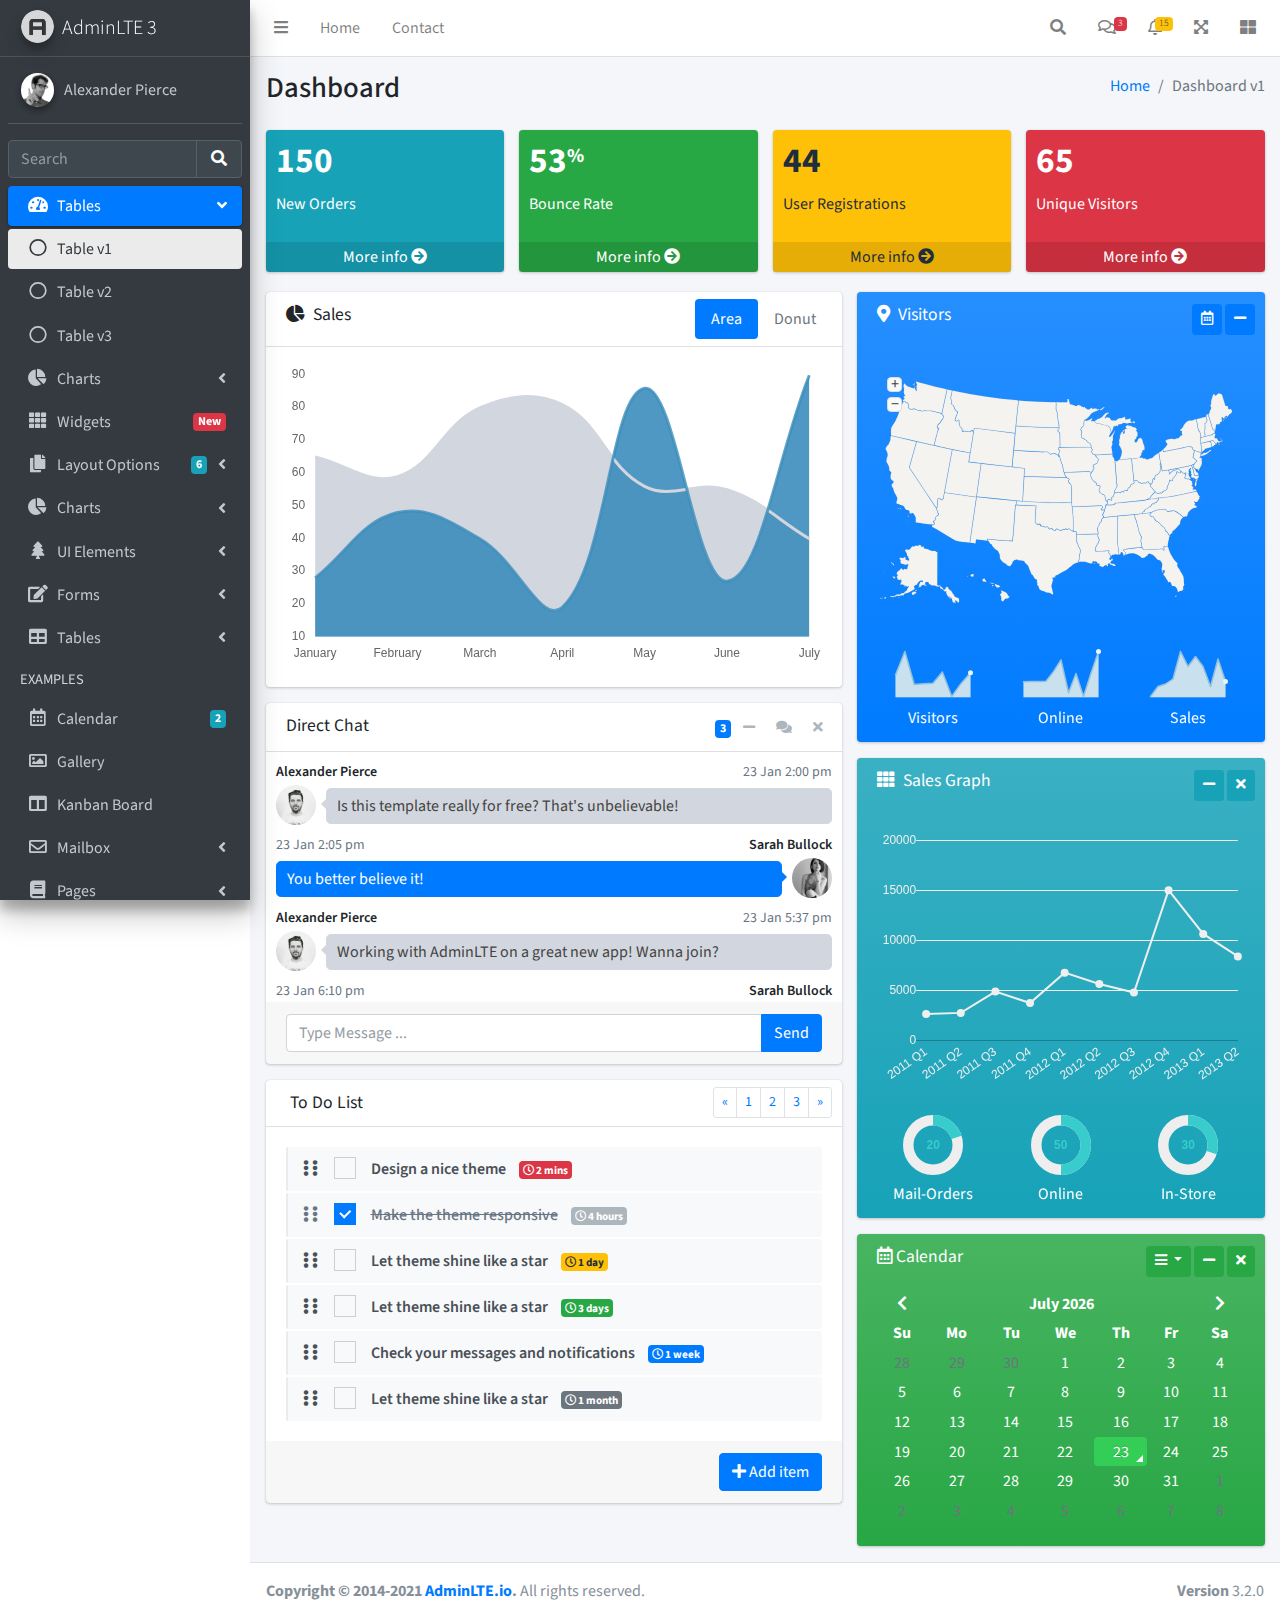
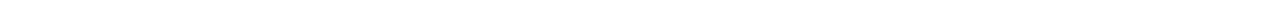
<file: index.html>
<!DOCTYPE html>
<html lang="en">
<head>
  <meta charset="utf-8">
  <meta name="viewport" content="width=device-width, initial-scale=1">
  <title>AdminLTE 3 | Dashboard</title>

  <!-- Google Font: Source Sans Pro -->
  <link rel="stylesheet" href="https://fonts.googleapis.com/css?family=Source+Sans+Pro:300,400,400i,700&display=fallback">
  <!-- Font Awesome -->
  <link rel="stylesheet" href="plugins/fontawesome-free/css/all.min.css">
  <!-- Ionicons -->
  <link rel="stylesheet" href="https://code.ionicframework.com/ionicons/2.0.1/css/ionicons.min.css">
  <!-- Tempusdominus Bootstrap 4 -->
  <link rel="stylesheet" href="plugins/tempusdominus-bootstrap-4/css/tempusdominus-bootstrap-4.min.css">
  <!-- iCheck -->
  <link rel="stylesheet" href="plugins/icheck-bootstrap/icheck-bootstrap.min.css">
  <!-- JQVMap -->
  <link rel="stylesheet" href="plugins/jqvmap/jqvmap.min.css">
  <!-- Theme style -->
  <link rel="stylesheet" href="dist/css/adminlte.min.css">
  <!-- overlayScrollbars -->
  <link rel="stylesheet" href="plugins/overlayScrollbars/css/OverlayScrollbars.min.css">
  <!-- Daterange picker -->
  <link rel="stylesheet" href="plugins/daterangepicker/daterangepicker.css">
  <!-- summernote -->
  <link rel="stylesheet" href="plugins/summernote/summernote-bs4.min.css">
</head>
<body class="hold-transition sidebar-mini layout-fixed">
<div class="wrapper">

  <!-- Preloader -->
  <div class="preloader flex-column justify-content-center align-items-center">
    <img class="animation__shake" src="dist/img/AdminLTELogo.png" alt="AdminLTELogo" height="60" width="60">
  </div>

  <!-- Navbar -->
  <nav class="main-header navbar navbar-expand navbar-white navbar-light">
    <!-- Left navbar links -->
    <ul class="navbar-nav">
      <li class="nav-item">
        <a class="nav-link" data-widget="pushmenu" href="#" role="button"><i class="fas fa-bars"></i></a>
      </li>
      <li class="nav-item d-none d-sm-inline-block">
        <a href="index3.html" class="nav-link">Home</a>
      </li>
      <li class="nav-item d-none d-sm-inline-block">
        <a href="#" class="nav-link">Contact</a>
      </li>
    </ul>

    <!-- Right navbar links -->
    <ul class="navbar-nav ml-auto">
      <!-- Navbar Search -->
      <li class="nav-item">
        <a class="nav-link" data-widget="navbar-search" href="#" role="button">
          <i class="fas fa-search"></i>
        </a>
        <div class="navbar-search-block">
          <form class="form-inline">
            <div class="input-group input-group-sm">
              <input class="form-control form-control-navbar" type="search" placeholder="Search" aria-label="Search">
              <div class="input-group-append">
                <button class="btn btn-navbar" type="submit">
                  <i class="fas fa-search"></i>
                </button>
                <button class="btn btn-navbar" type="button" data-widget="navbar-search">
                  <i class="fas fa-times"></i>
                </button>
              </div>
            </div>
          </form>
        </div>
      </li>

      <!-- Messages Dropdown Menu -->
      <li class="nav-item dropdown">
        <a class="nav-link" data-toggle="dropdown" href="#">
          <i class="far fa-comments"></i>
          <span class="badge badge-danger navbar-badge">3</span>
        </a>
        <div class="dropdown-menu dropdown-menu-lg dropdown-menu-right">
          <a href="#" class="dropdown-item">
            <!-- Message Start -->
            <div class="media">
              <img src="dist/img/user1-128x128.jpg" alt="User Avatar" class="img-size-50 mr-3 img-circle">
              <div class="media-body">
                <h3 class="dropdown-item-title">
                  Brad Diesel
                  <span class="float-right text-sm text-danger"><i class="fas fa-star"></i></span>
                </h3>
                <p class="text-sm">Call me whenever you can...</p>
                <p class="text-sm text-muted"><i class="far fa-clock mr-1"></i> 4 Hours Ago</p>
              </div>
            </div>
            <!-- Message End -->
          </a>
          <div class="dropdown-divider"></div>
          <a href="#" class="dropdown-item">
            <!-- Message Start -->
            <div class="media">
              <img src="dist/img/user8-128x128.jpg" alt="User Avatar" class="img-size-50 img-circle mr-3">
              <div class="media-body">
                <h3 class="dropdown-item-title">
                  John Pierce
                  <span class="float-right text-sm text-muted"><i class="fas fa-star"></i></span>
                </h3>
                <p class="text-sm">I got your message bro</p>
                <p class="text-sm text-muted"><i class="far fa-clock mr-1"></i> 4 Hours Ago</p>
              </div>
            </div>
            <!-- Message End -->
          </a>
          <div class="dropdown-divider"></div>
          <a href="#" class="dropdown-item">
            <!-- Message Start -->
            <div class="media">
              <img src="dist/img/user3-128x128.jpg" alt="User Avatar" class="img-size-50 img-circle mr-3">
              <div class="media-body">
                <h3 class="dropdown-item-title">
                  Nora Silvester
                  <span class="float-right text-sm text-warning"><i class="fas fa-star"></i></span>
                </h3>
                <p class="text-sm">The subject goes here</p>
                <p class="text-sm text-muted"><i class="far fa-clock mr-1"></i> 4 Hours Ago</p>
              </div>
            </div>
            <!-- Message End -->
          </a>
          <div class="dropdown-divider"></div>
          <a href="#" class="dropdown-item dropdown-footer">See All Messages</a>
        </div>
      </li>
      <!-- Notifications Dropdown Menu -->
      <li class="nav-item dropdown">
        <a class="nav-link" data-toggle="dropdown" href="#">
          <i class="far fa-bell"></i>
          <span class="badge badge-warning navbar-badge">15</span>
        </a>
        <div class="dropdown-menu dropdown-menu-lg dropdown-menu-right">
          <span class="dropdown-item dropdown-header">15 Notifications</span>
          <div class="dropdown-divider"></div>
          <a href="#" class="dropdown-item">
            <i class="fas fa-envelope mr-2"></i> 4 new messages
            <span class="float-right text-muted text-sm">3 mins</span>
          </a>
          <div class="dropdown-divider"></div>
          <a href="#" class="dropdown-item">
            <i class="fas fa-users mr-2"></i> 8 friend requests
            <span class="float-right text-muted text-sm">12 hours</span>
          </a>
          <div class="dropdown-divider"></div>
          <a href="#" class="dropdown-item">
            <i class="fas fa-file mr-2"></i> 3 new reports
            <span class="float-right text-muted text-sm">2 days</span>
          </a>
          <div class="dropdown-divider"></div>
          <a href="#" class="dropdown-item dropdown-footer">See All Notifications</a>
        </div>
      </li>
      <li class="nav-item">
        <a class="nav-link" data-widget="fullscreen" href="#" role="button">
          <i class="fas fa-expand-arrows-alt"></i>
        </a>
      </li>
      <li class="nav-item">
        <a class="nav-link" data-widget="control-sidebar" data-controlsidebar-slide="true" href="#" role="button">
          <i class="fas fa-th-large"></i>
        </a>
      </li>
    </ul>
  </nav>
  <!-- /.navbar -->

  <!-- Main Sidebar Container -->
  <aside class="main-sidebar sidebar-dark-primary elevation-4">
    <!-- Brand Logo -->
    <a href="index3.html" class="brand-link">
      <img src="dist/img/AdminLTELogo.png" alt="AdminLTE Logo" class="brand-image img-circle elevation-3" style="opacity: .8">
      <span class="brand-text font-weight-light">AdminLTE 3</span>
    </a>

    <!-- Sidebar -->
    <div class="sidebar">
      <!-- Sidebar user panel (optional) -->
      <div class="user-panel mt-3 pb-3 mb-3 d-flex">
        <div class="image">
          <img src="dist/img/user2-160x160.jpg" class="img-circle elevation-2" alt="User Image">
        </div>
        <div class="info">
          <a href="#" class="d-block">Alexander Pierce</a>
        </div>
      </div>

      <!-- SidebarSearch Form -->
      <div class="form-inline">
        <div class="input-group" data-widget="sidebar-search">
          <input class="form-control form-control-sidebar" type="search" placeholder="Search" aria-label="Search">
          <div class="input-group-append">
            <button class="btn btn-sidebar">
              <i class="fas fa-search fa-fw"></i>
            </button>
          </div>
        </div>
      </div>

      <!-- Sidebar Menu -->
      <nav class="mt-2">
        <ul class="nav nav-pills nav-sidebar flex-column" data-widget="treeview" role="menu" data-accordion="false">
          <!-- Add icons to the links using the .nav-icon class
               with font-awesome or any other icon font library -->
          <li class="nav-item menu-open">
            <a href="#" class="nav-link active">
              <i class="nav-icon fas fa-tachometer-alt"></i>
              <p>
                Tables
                <i class="right fas fa-angle-left"></i>
              </p>
            </a>
            <ul class="nav nav-treeview">
              <li class="nav-item">
                <a href="./tables/table1.html" class="nav-link active">
                  <i class="far fa-circle nav-icon"></i>
                  <p>Table v1</p>
                </a>
              </li>
              <li class="nav-item">
                <a href="./tables/table2.html" class="nav-link">
                  <i class="far fa-circle nav-icon"></i>
                  <p>Table v2</p>
                </a>
              </li>
              <li class="nav-item">
                <a href="./tables/table3.html" class="nav-link">
                  <i class="far fa-circle nav-icon"></i>
                  <p>Table v3</p>
                </a>
              </li>
            </ul>
          </li>
          <li class="nav-item">
            <a href="#" class="nav-link">
              <i class="nav-icon fas fa-chart-pie"></i>
              <p>
                Charts
                <i class="right fas fa-angle-left"></i>
              </p>
            </a>
            <ul class="nav nav-treeview">
              <li class="nav-item">
                <a href="pages/charts/chartjs.html" class="nav-link">
                  <i class="far fa-circle nav-icon"></i>
                  <p>ChartJS</p>
                </a>
              </li>
              <li class="nav-item">
                <a href="pages/charts/flot.html" class="nav-link">
                  <i class="far fa-circle nav-icon"></i>
                  <p>Flot</p>
                </a>
              </li>
              <li class="nav-item">
                <a href="pages/charts/inline.html" class="nav-link">
                  <i class="far fa-circle nav-icon"></i>
                  <p>Inline</p>
                </a>
              </li>
              <li class="nav-item">
                <a href="pages/charts/uplot.html" class="nav-link">
                  <i class="far fa-circle nav-icon"></i>
                  <p>uPlot</p>
                </a>
              </li>
            </ul>
          </li>
          <li class="nav-item">
            <a href="pages/widgets.html" class="nav-link">
              <i class="nav-icon fas fa-th"></i>
              <p>
                Widgets
                <span class="right badge badge-danger">New</span>
              </p>
            </a>
          </li>
          <li class="nav-item">
            <a href="#" class="nav-link">
              <i class="nav-icon fas fa-copy"></i>
              <p>
                Layout Options
                <i class="fas fa-angle-left right"></i>
                <span class="badge badge-info right">6</span>
              </p>
            </a>
            <ul class="nav nav-treeview">
              <li class="nav-item">
                <a href="pages/layout/top-nav.html" class="nav-link">
                  <i class="far fa-circle nav-icon"></i>
                  <p>Top Navigation</p>
                </a>
              </li>
              <li class="nav-item">
                <a href="pages/layout/top-nav-sidebar.html" class="nav-link">
                  <i class="far fa-circle nav-icon"></i>
                  <p>Top Navigation + Sidebar</p>
                </a>
              </li>
              <li class="nav-item">
                <a href="pages/layout/boxed.html" class="nav-link">
                  <i class="far fa-circle nav-icon"></i>
                  <p>Boxed</p>
                </a>
              </li>
              <li class="nav-item">
                <a href="pages/layout/fixed-sidebar.html" class="nav-link">
                  <i class="far fa-circle nav-icon"></i>
                  <p>Fixed Sidebar</p>
                </a>
              </li>
              <li class="nav-item">
                <a href="pages/layout/fixed-sidebar-custom.html" class="nav-link">
                  <i class="far fa-circle nav-icon"></i>
                  <p>Fixed Sidebar <small>+ Custom Area</small></p>
                </a>
              </li>
              <li class="nav-item">
                <a href="pages/layout/fixed-topnav.html" class="nav-link">
                  <i class="far fa-circle nav-icon"></i>
                  <p>Fixed Navbar</p>
                </a>
              </li>
              <li class="nav-item">
                <a href="pages/layout/fixed-footer.html" class="nav-link">
                  <i class="far fa-circle nav-icon"></i>
                  <p>Fixed Footer</p>
                </a>
              </li>
              <li class="nav-item">
                <a href="pages/layout/collapsed-sidebar.html" class="nav-link">
                  <i class="far fa-circle nav-icon"></i>
                  <p>Collapsed Sidebar</p>
                </a>
              </li>
            </ul>
          </li>
          <li class="nav-item">
            <a href="#" class="nav-link">
              <i class="nav-icon fas fa-chart-pie"></i>
              <p>
                Charts
                <i class="right fas fa-angle-left"></i>
              </p>
            </a>
            <ul class="nav nav-treeview">
              <li class="nav-item">
                <a href="pages/charts/chartjs.html" class="nav-link">
                  <i class="far fa-circle nav-icon"></i>
                  <p>ChartJS</p>
                </a>
              </li>
              <li class="nav-item">
                <a href="pages/charts/flot.html" class="nav-link">
                  <i class="far fa-circle nav-icon"></i>
                  <p>Flot</p>
                </a>
              </li>
              <li class="nav-item">
                <a href="pages/charts/inline.html" class="nav-link">
                  <i class="far fa-circle nav-icon"></i>
                  <p>Inline</p>
                </a>
              </li>
              <li class="nav-item">
                <a href="pages/charts/uplot.html" class="nav-link">
                  <i class="far fa-circle nav-icon"></i>
                  <p>uPlot</p>
                </a>
              </li>
            </ul>
          </li>
          <li class="nav-item">
            <a href="#" class="nav-link">
              <i class="nav-icon fas fa-tree"></i>
              <p>
                UI Elements
                <i class="fas fa-angle-left right"></i>
              </p>
            </a>
            <ul class="nav nav-treeview">
              <li class="nav-item">
                <a href="pages/UI/general.html" class="nav-link">
                  <i class="far fa-circle nav-icon"></i>
                  <p>General</p>
                </a>
              </li>
              <li class="nav-item">
                <a href="pages/UI/icons.html" class="nav-link">
                  <i class="far fa-circle nav-icon"></i>
                  <p>Icons</p>
                </a>
              </li>
              <li class="nav-item">
                <a href="pages/UI/buttons.html" class="nav-link">
                  <i class="far fa-circle nav-icon"></i>
                  <p>Buttons</p>
                </a>
              </li>
              <li class="nav-item">
                <a href="pages/UI/sliders.html" class="nav-link">
                  <i class="far fa-circle nav-icon"></i>
                  <p>Sliders</p>
                </a>
              </li>
              <li class="nav-item">
                <a href="pages/UI/modals.html" class="nav-link">
                  <i class="far fa-circle nav-icon"></i>
                  <p>Modals & Alerts</p>
                </a>
              </li>
              <li class="nav-item">
                <a href="pages/UI/navbar.html" class="nav-link">
                  <i class="far fa-circle nav-icon"></i>
                  <p>Navbar & Tabs</p>
                </a>
              </li>
              <li class="nav-item">
                <a href="pages/UI/timeline.html" class="nav-link">
                  <i class="far fa-circle nav-icon"></i>
                  <p>Timeline</p>
                </a>
              </li>
              <li class="nav-item">
                <a href="pages/UI/ribbons.html" class="nav-link">
                  <i class="far fa-circle nav-icon"></i>
                  <p>Ribbons</p>
                </a>
              </li>
            </ul>
          </li>
          <li class="nav-item">
            <a href="#" class="nav-link">
              <i class="nav-icon fas fa-edit"></i>
              <p>
                Forms
                <i class="fas fa-angle-left right"></i>
              </p>
            </a>
            <ul class="nav nav-treeview">
              <li class="nav-item">
                <a href="pages/forms/general.html" class="nav-link">
                  <i class="far fa-circle nav-icon"></i>
                  <p>General Elements</p>
                </a>
              </li>
              <li class="nav-item">
                <a href="pages/forms/advanced.html" class="nav-link">
                  <i class="far fa-circle nav-icon"></i>
                  <p>Advanced Elements</p>
                </a>
              </li>
              <li class="nav-item">
                <a href="pages/forms/editors.html" class="nav-link">
                  <i class="far fa-circle nav-icon"></i>
                  <p>Editors</p>
                </a>
              </li>
              <li class="nav-item">
                <a href="pages/forms/validation.html" class="nav-link">
                  <i class="far fa-circle nav-icon"></i>
                  <p>Validation</p>
                </a>
              </li>
            </ul>
          </li>
          <li class="nav-item">
            <a href="#" class="nav-link">
              <i class="nav-icon fas fa-table"></i>
              <p>
                Tables
                <i class="fas fa-angle-left right"></i>
              </p>
            </a>
            <ul class="nav nav-treeview">
              <li class="nav-item">
                <a href="pages/tables/simple.html" class="nav-link">
                  <i class="far fa-circle nav-icon"></i>
                  <p>Simple Tables</p>
                </a>
              </li>
              <li class="nav-item">
                <a href="pages/tables/data.html" class="nav-link">
                  <i class="far fa-circle nav-icon"></i>
                  <p>DataTables</p>
                </a>
              </li>
              <li class="nav-item">
                <a href="pages/tables/jsgrid.html" class="nav-link">
                  <i class="far fa-circle nav-icon"></i>
                  <p>jsGrid</p>
                </a>
              </li>
            </ul>
          </li>
          <li class="nav-header">EXAMPLES</li>
          <li class="nav-item">
            <a href="pages/calendar.html" class="nav-link">
              <i class="nav-icon far fa-calendar-alt"></i>
              <p>
                Calendar
                <span class="badge badge-info right">2</span>
              </p>
            </a>
          </li>
          <li class="nav-item">
            <a href="pages/gallery.html" class="nav-link">
              <i class="nav-icon far fa-image"></i>
              <p>
                Gallery
              </p>
            </a>
          </li>
          <li class="nav-item">
            <a href="pages/kanban.html" class="nav-link">
              <i class="nav-icon fas fa-columns"></i>
              <p>
                Kanban Board
              </p>
            </a>
          </li>
          <li class="nav-item">
            <a href="#" class="nav-link">
              <i class="nav-icon far fa-envelope"></i>
              <p>
                Mailbox
                <i class="fas fa-angle-left right"></i>
              </p>
            </a>
            <ul class="nav nav-treeview">
              <li class="nav-item">
                <a href="pages/mailbox/mailbox.html" class="nav-link">
                  <i class="far fa-circle nav-icon"></i>
                  <p>Inbox</p>
                </a>
              </li>
              <li class="nav-item">
                <a href="pages/mailbox/compose.html" class="nav-link">
                  <i class="far fa-circle nav-icon"></i>
                  <p>Compose</p>
                </a>
              </li>
              <li class="nav-item">
                <a href="pages/mailbox/read-mail.html" class="nav-link">
                  <i class="far fa-circle nav-icon"></i>
                  <p>Read</p>
                </a>
              </li>
            </ul>
          </li>
          <li class="nav-item">
            <a href="#" class="nav-link">
              <i class="nav-icon fas fa-book"></i>
              <p>
                Pages
                <i class="fas fa-angle-left right"></i>
              </p>
            </a>
            <ul class="nav nav-treeview">
              <li class="nav-item">
                <a href="pages/examples/invoice.html" class="nav-link">
                  <i class="far fa-circle nav-icon"></i>
                  <p>Invoice</p>
                </a>
              </li>
              <li class="nav-item">
                <a href="pages/examples/profile.html" class="nav-link">
                  <i class="far fa-circle nav-icon"></i>
                  <p>Profile</p>
                </a>
              </li>
              <li class="nav-item">
                <a href="pages/examples/e-commerce.html" class="nav-link">
                  <i class="far fa-circle nav-icon"></i>
                  <p>E-commerce</p>
                </a>
              </li>
              <li class="nav-item">
                <a href="pages/examples/projects.html" class="nav-link">
                  <i class="far fa-circle nav-icon"></i>
                  <p>Projects</p>
                </a>
              </li>
              <li class="nav-item">
                <a href="pages/examples/project-add.html" class="nav-link">
                  <i class="far fa-circle nav-icon"></i>
                  <p>Project Add</p>
                </a>
              </li>
              <li class="nav-item">
                <a href="pages/examples/project-edit.html" class="nav-link">
                  <i class="far fa-circle nav-icon"></i>
                  <p>Project Edit</p>
                </a>
              </li>
              <li class="nav-item">
                <a href="pages/examples/project-detail.html" class="nav-link">
                  <i class="far fa-circle nav-icon"></i>
                  <p>Project Detail</p>
                </a>
              </li>
              <li class="nav-item">
                <a href="pages/examples/contacts.html" class="nav-link">
                  <i class="far fa-circle nav-icon"></i>
                  <p>Contacts</p>
                </a>
              </li>
              <li class="nav-item">
                <a href="pages/examples/faq.html" class="nav-link">
                  <i class="far fa-circle nav-icon"></i>
                  <p>FAQ</p>
                </a>
              </li>
              <li class="nav-item">
                <a href="pages/examples/contact-us.html" class="nav-link">
                  <i class="far fa-circle nav-icon"></i>
                  <p>Contact us</p>
                </a>
              </li>
            </ul>
          </li>
          <li class="nav-item">
            <a href="#" class="nav-link">
              <i class="nav-icon far fa-plus-square"></i>
              <p>
                Extras
                <i class="fas fa-angle-left right"></i>
              </p>
            </a>
            <ul class="nav nav-treeview">
              <li class="nav-item">
                <a href="#" class="nav-link">
                  <i class="far fa-circle nav-icon"></i>
                  <p>
                    Login & Register v1
                    <i class="fas fa-angle-left right"></i>
                  </p>
                </a>
                <ul class="nav nav-treeview">
                  <li class="nav-item">
                    <a href="pages/examples/login.html" class="nav-link">
                      <i class="far fa-circle nav-icon"></i>
                      <p>Login v1</p>
                    </a>
                  </li>
                  <li class="nav-item">
                    <a href="pages/examples/register.html" class="nav-link">
                      <i class="far fa-circle nav-icon"></i>
                      <p>Register v1</p>
                    </a>
                  </li>
                  <li class="nav-item">
                    <a href="pages/examples/forgot-password.html" class="nav-link">
                      <i class="far fa-circle nav-icon"></i>
                      <p>Forgot Password v1</p>
                    </a>
                  </li>
                  <li class="nav-item">
                    <a href="pages/examples/recover-password.html" class="nav-link">
                      <i class="far fa-circle nav-icon"></i>
                      <p>Recover Password v1</p>
                    </a>
                  </li>
                </ul>
              </li>
              <li class="nav-item">
                <a href="#" class="nav-link">
                  <i class="far fa-circle nav-icon"></i>
                  <p>
                    Login & Register v2
                    <i class="fas fa-angle-left right"></i>
                  </p>
                </a>
                <ul class="nav nav-treeview">
                  <li class="nav-item">
                    <a href="pages/examples/login-v2.html" class="nav-link">
                      <i class="far fa-circle nav-icon"></i>
                      <p>Login v2</p>
                    </a>
                  </li>
                  <li class="nav-item">
                    <a href="pages/examples/register-v2.html" class="nav-link">
                      <i class="far fa-circle nav-icon"></i>
                      <p>Register v2</p>
                    </a>
                  </li>
                  <li class="nav-item">
                    <a href="pages/examples/forgot-password-v2.html" class="nav-link">
                      <i class="far fa-circle nav-icon"></i>
                      <p>Forgot Password v2</p>
                    </a>
                  </li>
                  <li class="nav-item">
                    <a href="pages/examples/recover-password-v2.html" class="nav-link">
                      <i class="far fa-circle nav-icon"></i>
                      <p>Recover Password v2</p>
                    </a>
                  </li>
                </ul>
              </li>
              <li class="nav-item">
                <a href="pages/examples/lockscreen.html" class="nav-link">
                  <i class="far fa-circle nav-icon"></i>
                  <p>Lockscreen</p>
                </a>
              </li>
              <li class="nav-item">
                <a href="pages/examples/legacy-user-menu.html" class="nav-link">
                  <i class="far fa-circle nav-icon"></i>
                  <p>Legacy User Menu</p>
                </a>
              </li>
              <li class="nav-item">
                <a href="pages/examples/language-menu.html" class="nav-link">
                  <i class="far fa-circle nav-icon"></i>
                  <p>Language Menu</p>
                </a>
              </li>
              <li class="nav-item">
                <a href="pages/examples/404.html" class="nav-link">
                  <i class="far fa-circle nav-icon"></i>
                  <p>Error 404</p>
                </a>
              </li>
              <li class="nav-item">
                <a href="pages/examples/500.html" class="nav-link">
                  <i class="far fa-circle nav-icon"></i>
                  <p>Error 500</p>
                </a>
              </li>
              <li class="nav-item">
                <a href="pages/examples/pace.html" class="nav-link">
                  <i class="far fa-circle nav-icon"></i>
                  <p>Pace</p>
                </a>
              </li>
              <li class="nav-item">
                <a href="pages/examples/blank.html" class="nav-link">
                  <i class="far fa-circle nav-icon"></i>
                  <p>Blank Page</p>
                </a>
              </li>
              <li class="nav-item">
                <a href="starter.html" class="nav-link">
                  <i class="far fa-circle nav-icon"></i>
                  <p>Starter Page</p>
                </a>
              </li>
            </ul>
          </li>
          <li class="nav-item">
            <a href="#" class="nav-link">
              <i class="nav-icon fas fa-search"></i>
              <p>
                Search
                <i class="fas fa-angle-left right"></i>
              </p>
            </a>
            <ul class="nav nav-treeview">
              <li class="nav-item">
                <a href="pages/search/simple.html" class="nav-link">
                  <i class="far fa-circle nav-icon"></i>
                  <p>Simple Search</p>
                </a>
              </li>
              <li class="nav-item">
                <a href="pages/search/enhanced.html" class="nav-link">
                  <i class="far fa-circle nav-icon"></i>
                  <p>Enhanced</p>
                </a>
              </li>
            </ul>
          </li>
          <li class="nav-header">MISCELLANEOUS</li>
          <li class="nav-item">
            <a href="iframe.html" class="nav-link">
              <i class="nav-icon fas fa-ellipsis-h"></i>
              <p>Tabbed IFrame Plugin</p>
            </a>
          </li>
          <li class="nav-item">
            <a href="https://adminlte.io/docs/3.1/" class="nav-link">
              <i class="nav-icon fas fa-file"></i>
              <p>Documentation</p>
            </a>
          </li>
          <li class="nav-header">MULTI LEVEL EXAMPLE</li>
          <li class="nav-item">
            <a href="#" class="nav-link">
              <i class="fas fa-circle nav-icon"></i>
              <p>Level 1</p>
            </a>
          </li>
          <li class="nav-item">
            <a href="#" class="nav-link">
              <i class="nav-icon fas fa-circle"></i>
              <p>
                Level 1
                <i class="right fas fa-angle-left"></i>
              </p>
            </a>
            <ul class="nav nav-treeview">
              <li class="nav-item">
                <a href="#" class="nav-link">
                  <i class="far fa-circle nav-icon"></i>
                  <p>Level 2</p>
                </a>
              </li>
              <li class="nav-item">
                <a href="#" class="nav-link">
                  <i class="far fa-circle nav-icon"></i>
                  <p>
                    Level 2
                    <i class="right fas fa-angle-left"></i>
                  </p>
                </a>
                <ul class="nav nav-treeview">
                  <li class="nav-item">
                    <a href="#" class="nav-link">
                      <i class="far fa-dot-circle nav-icon"></i>
                      <p>Level 3</p>
                    </a>
                  </li>
                  <li class="nav-item">
                    <a href="#" class="nav-link">
                      <i class="far fa-dot-circle nav-icon"></i>
                      <p>Level 3</p>
                    </a>
                  </li>
                  <li class="nav-item">
                    <a href="#" class="nav-link">
                      <i class="far fa-dot-circle nav-icon"></i>
                      <p>Level 3</p>
                    </a>
                  </li>
                </ul>
              </li>
              <li class="nav-item">
                <a href="#" class="nav-link">
                  <i class="far fa-circle nav-icon"></i>
                  <p>Level 2</p>
                </a>
              </li>
            </ul>
          </li>
          <li class="nav-item">
            <a href="#" class="nav-link">
              <i class="fas fa-circle nav-icon"></i>
              <p>Level 1</p>
            </a>
          </li>
          <li class="nav-header">LABELS</li>
          <li class="nav-item">
            <a href="#" class="nav-link">
              <i class="nav-icon far fa-circle text-danger"></i>
              <p class="text">Important</p>
            </a>
          </li>
          <li class="nav-item">
            <a href="#" class="nav-link">
              <i class="nav-icon far fa-circle text-warning"></i>
              <p>Warning</p>
            </a>
          </li>
          <li class="nav-item">
            <a href="#" class="nav-link">
              <i class="nav-icon far fa-circle text-info"></i>
              <p>Informational</p>
            </a>
          </li>
        </ul>
      </nav>
      <!-- /.sidebar-menu -->
    </div>
    <!-- /.sidebar -->
  </aside>

  <!-- Content Wrapper. Contains page content -->
  <div class="content-wrapper">
    <!-- Content Header (Page header) -->
    <div class="content-header">
      <div class="container-fluid">
        <div class="row mb-2">
          <div class="col-sm-6">
            <h1 class="m-0">Dashboard</h1>
          </div><!-- /.col -->
          <div class="col-sm-6">
            <ol class="breadcrumb float-sm-right">
              <li class="breadcrumb-item"><a href="#">Home</a></li>
              <li class="breadcrumb-item active">Dashboard v1</li>
            </ol>
          </div><!-- /.col -->
        </div><!-- /.row -->
      </div><!-- /.container-fluid -->
    </div>
    <!-- /.content-header -->

    <!-- Main content -->
    <section class="content">
      <div class="container-fluid">
        <!-- Small boxes (Stat box) -->
        <div class="row">
          <div class="col-lg-3 col-6">
            <!-- small box -->
            <div class="small-box bg-info">
              <div class="inner">
                <h3>150</h3>

                <p>New Orders</p>
              </div>
              <div class="icon">
                <i class="ion ion-bag"></i>
              </div>
              <a href="#" class="small-box-footer">More info <i class="fas fa-arrow-circle-right"></i></a>
            </div>
          </div>
          <!-- ./col -->
          <div class="col-lg-3 col-6">
            <!-- small box -->
            <div class="small-box bg-success">
              <div class="inner">
                <h3>53<sup style="font-size: 20px">%</sup></h3>

                <p>Bounce Rate</p>
              </div>
              <div class="icon">
                <i class="ion ion-stats-bars"></i>
              </div>
              <a href="#" class="small-box-footer">More info <i class="fas fa-arrow-circle-right"></i></a>
            </div>
          </div>
          <!-- ./col -->
          <div class="col-lg-3 col-6">
            <!-- small box -->
            <div class="small-box bg-warning">
              <div class="inner">
                <h3>44</h3>

                <p>User Registrations</p>
              </div>
              <div class="icon">
                <i class="ion ion-person-add"></i>
              </div>
              <a href="#" class="small-box-footer">More info <i class="fas fa-arrow-circle-right"></i></a>
            </div>
          </div>
          <!-- ./col -->
          <div class="col-lg-3 col-6">
            <!-- small box -->
            <div class="small-box bg-danger">
              <div class="inner">
                <h3>65</h3>

                <p>Unique Visitors</p>
              </div>
              <div class="icon">
                <i class="ion ion-pie-graph"></i>
              </div>
              <a href="#" class="small-box-footer">More info <i class="fas fa-arrow-circle-right"></i></a>
            </div>
          </div>
          <!-- ./col -->
        </div>
        <!-- /.row -->
        <!-- Main row -->
        <div class="row">
          <!-- Left col -->
          <section class="col-lg-7 connectedSortable">
            <!-- Custom tabs (Charts with tabs)-->
            <div class="card">
              <div class="card-header">
                <h3 class="card-title">
                  <i class="fas fa-chart-pie mr-1"></i>
                  Sales
                </h3>
                <div class="card-tools">
                  <ul class="nav nav-pills ml-auto">
                    <li class="nav-item">
                      <a class="nav-link active" href="#revenue-chart" data-toggle="tab">Area</a>
                    </li>
                    <li class="nav-item">
                      <a class="nav-link" href="#sales-chart" data-toggle="tab">Donut</a>
                    </li>
                  </ul>
                </div>
              </div><!-- /.card-header -->
              <div class="card-body">
                <div class="tab-content p-0">
                  <!-- Morris chart - Sales -->
                  <div class="chart tab-pane active" id="revenue-chart"
                       style="position: relative; height: 300px;">
                      <canvas id="revenue-chart-canvas" height="300" style="height: 300px;"></canvas>
                   </div>
                  <div class="chart tab-pane" id="sales-chart" style="position: relative; height: 300px;">
                    <canvas id="sales-chart-canvas" height="300" style="height: 300px;"></canvas>
                  </div>
                </div>
              </div><!-- /.card-body -->
            </div>
            <!-- /.card -->

            <!-- DIRECT CHAT -->
            <div class="card direct-chat direct-chat-primary">
              <div class="card-header">
                <h3 class="card-title">Direct Chat</h3>

                <div class="card-tools">
                  <span title="3 New Messages" class="badge badge-primary">3</span>
                  <button type="button" class="btn btn-tool" data-card-widget="collapse">
                    <i class="fas fa-minus"></i>
                  </button>
                  <button type="button" class="btn btn-tool" title="Contacts" data-widget="chat-pane-toggle">
                    <i class="fas fa-comments"></i>
                  </button>
                  <button type="button" class="btn btn-tool" data-card-widget="remove">
                    <i class="fas fa-times"></i>
                  </button>
                </div>
              </div>
              <!-- /.card-header -->
              <div class="card-body">
                <!-- Conversations are loaded here -->
                <div class="direct-chat-messages">
                  <!-- Message. Default to the left -->
                  <div class="direct-chat-msg">
                    <div class="direct-chat-infos clearfix">
                      <span class="direct-chat-name float-left">Alexander Pierce</span>
                      <span class="direct-chat-timestamp float-right">23 Jan 2:00 pm</span>
                    </div>
                    <!-- /.direct-chat-infos -->
                    <img class="direct-chat-img" src="dist/img/user1-128x128.jpg" alt="message user image">
                    <!-- /.direct-chat-img -->
                    <div class="direct-chat-text">
                      Is this template really for free? That's unbelievable!
                    </div>
                    <!-- /.direct-chat-text -->
                  </div>
                  <!-- /.direct-chat-msg -->

                  <!-- Message to the right -->
                  <div class="direct-chat-msg right">
                    <div class="direct-chat-infos clearfix">
                      <span class="direct-chat-name float-right">Sarah Bullock</span>
                      <span class="direct-chat-timestamp float-left">23 Jan 2:05 pm</span>
                    </div>
                    <!-- /.direct-chat-infos -->
                    <img class="direct-chat-img" src="dist/img/user3-128x128.jpg" alt="message user image">
                    <!-- /.direct-chat-img -->
                    <div class="direct-chat-text">
                      You better believe it!
                    </div>
                    <!-- /.direct-chat-text -->
                  </div>
                  <!-- /.direct-chat-msg -->

                  <!-- Message. Default to the left -->
                  <div class="direct-chat-msg">
                    <div class="direct-chat-infos clearfix">
                      <span class="direct-chat-name float-left">Alexander Pierce</span>
                      <span class="direct-chat-timestamp float-right">23 Jan 5:37 pm</span>
                    </div>
                    <!-- /.direct-chat-infos -->
                    <img class="direct-chat-img" src="dist/img/user1-128x128.jpg" alt="message user image">
                    <!-- /.direct-chat-img -->
                    <div class="direct-chat-text">
                      Working with AdminLTE on a great new app! Wanna join?
                    </div>
                    <!-- /.direct-chat-text -->
                  </div>
                  <!-- /.direct-chat-msg -->

                  <!-- Message to the right -->
                  <div class="direct-chat-msg right">
                    <div class="direct-chat-infos clearfix">
                      <span class="direct-chat-name float-right">Sarah Bullock</span>
                      <span class="direct-chat-timestamp float-left">23 Jan 6:10 pm</span>
                    </div>
                    <!-- /.direct-chat-infos -->
                    <img class="direct-chat-img" src="dist/img/user3-128x128.jpg" alt="message user image">
                    <!-- /.direct-chat-img -->
                    <div class="direct-chat-text">
                      I would love to.
                    </div>
                    <!-- /.direct-chat-text -->
                  </div>
                  <!-- /.direct-chat-msg -->

                </div>
                <!--/.direct-chat-messages-->

                <!-- Contacts are loaded here -->
                <div class="direct-chat-contacts">
                  <ul class="contacts-list">
                    <li>
                      <a href="#">
                        <img class="contacts-list-img" src="dist/img/user1-128x128.jpg" alt="User Avatar">

                        <div class="contacts-list-info">
                          <span class="contacts-list-name">
                            Count Dracula
                            <small class="contacts-list-date float-right">2/28/2015</small>
                          </span>
                          <span class="contacts-list-msg">How have you been? I was...</span>
                        </div>
                        <!-- /.contacts-list-info -->
                      </a>
                    </li>
                    <!-- End Contact Item -->
                    <li>
                      <a href="#">
                        <img class="contacts-list-img" src="dist/img/user7-128x128.jpg" alt="User Avatar">

                        <div class="contacts-list-info">
                          <span class="contacts-list-name">
                            Sarah Doe
                            <small class="contacts-list-date float-right">2/23/2015</small>
                          </span>
                          <span class="contacts-list-msg">I will be waiting for...</span>
                        </div>
                        <!-- /.contacts-list-info -->
                      </a>
                    </li>
                    <!-- End Contact Item -->
                    <li>
                      <a href="#">
                        <img class="contacts-list-img" src="dist/img/user3-128x128.jpg" alt="User Avatar">

                        <div class="contacts-list-info">
                          <span class="contacts-list-name">
                            Nadia Jolie
                            <small class="contacts-list-date float-right">2/20/2015</small>
                          </span>
                          <span class="contacts-list-msg">I'll call you back at...</span>
                        </div>
                        <!-- /.contacts-list-info -->
                      </a>
                    </li>
                    <!-- End Contact Item -->
                    <li>
                      <a href="#">
                        <img class="contacts-list-img" src="dist/img/user5-128x128.jpg" alt="User Avatar">

                        <div class="contacts-list-info">
                          <span class="contacts-list-name">
                            Nora S. Vans
                            <small class="contacts-list-date float-right">2/10/2015</small>
                          </span>
                          <span class="contacts-list-msg">Where is your new...</span>
                        </div>
                        <!-- /.contacts-list-info -->
                      </a>
                    </li>
                    <!-- End Contact Item -->
                    <li>
                      <a href="#">
                        <img class="contacts-list-img" src="dist/img/user6-128x128.jpg" alt="User Avatar">

                        <div class="contacts-list-info">
                          <span class="contacts-list-name">
                            John K.
                            <small class="contacts-list-date float-right">1/27/2015</small>
                          </span>
                          <span class="contacts-list-msg">Can I take a look at...</span>
                        </div>
                        <!-- /.contacts-list-info -->
                      </a>
                    </li>
                    <!-- End Contact Item -->
                    <li>
                      <a href="#">
                        <img class="contacts-list-img" src="dist/img/user8-128x128.jpg" alt="User Avatar">

                        <div class="contacts-list-info">
                          <span class="contacts-list-name">
                            Kenneth M.
                            <small class="contacts-list-date float-right">1/4/2015</small>
                          </span>
                          <span class="contacts-list-msg">Never mind I found...</span>
                        </div>
                        <!-- /.contacts-list-info -->
                      </a>
                    </li>
                    <!-- End Contact Item -->
                  </ul>
                  <!-- /.contacts-list -->
                </div>
                <!-- /.direct-chat-pane -->
              </div>
              <!-- /.card-body -->
              <div class="card-footer">
                <form action="#" method="post">
                  <div class="input-group">
                    <input type="text" name="message" placeholder="Type Message ..." class="form-control">
                    <span class="input-group-append">
                      <button type="button" class="btn btn-primary">Send</button>
                    </span>
                  </div>
                </form>
              </div>
              <!-- /.card-footer-->
            </div>
            <!--/.direct-chat -->

            <!-- TO DO List -->
            <div class="card">
              <div class="card-header">
                <h3 class="card-title">
                  <i class="ion ion-clipboard mr-1"></i>
                  To Do List
                </h3>

                <div class="card-tools">
                  <ul class="pagination pagination-sm">
                    <li class="page-item"><a href="#" class="page-link">&laquo;</a></li>
                    <li class="page-item"><a href="#" class="page-link">1</a></li>
                    <li class="page-item"><a href="#" class="page-link">2</a></li>
                    <li class="page-item"><a href="#" class="page-link">3</a></li>
                    <li class="page-item"><a href="#" class="page-link">&raquo;</a></li>
                  </ul>
                </div>
              </div>
              <!-- /.card-header -->
              <div class="card-body">
                <ul class="todo-list" data-widget="todo-list">
                  <li>
                    <!-- drag handle -->
                    <span class="handle">
                      <i class="fas fa-ellipsis-v"></i>
                      <i class="fas fa-ellipsis-v"></i>
                    </span>
                    <!-- checkbox -->
                    <div  class="icheck-primary d-inline ml-2">
                      <input type="checkbox" value="" name="todo1" id="todoCheck1">
                      <label for="todoCheck1"></label>
                    </div>
                    <!-- todo text -->
                    <span class="text">Design a nice theme</span>
                    <!-- Emphasis label -->
                    <small class="badge badge-danger"><i class="far fa-clock"></i> 2 mins</small>
                    <!-- General tools such as edit or delete-->
                    <div class="tools">
                      <i class="fas fa-edit"></i>
                      <i class="fas fa-trash-o"></i>
                    </div>
                  </li>
                  <li>
                    <span class="handle">
                      <i class="fas fa-ellipsis-v"></i>
                      <i class="fas fa-ellipsis-v"></i>
                    </span>
                    <div  class="icheck-primary d-inline ml-2">
                      <input type="checkbox" value="" name="todo2" id="todoCheck2" checked>
                      <label for="todoCheck2"></label>
                    </div>
                    <span class="text">Make the theme responsive</span>
                    <small class="badge badge-info"><i class="far fa-clock"></i> 4 hours</small>
                    <div class="tools">
                      <i class="fas fa-edit"></i>
                      <i class="fas fa-trash-o"></i>
                    </div>
                  </li>
                  <li>
                    <span class="handle">
                      <i class="fas fa-ellipsis-v"></i>
                      <i class="fas fa-ellipsis-v"></i>
                    </span>
                    <div  class="icheck-primary d-inline ml-2">
                      <input type="checkbox" value="" name="todo3" id="todoCheck3">
                      <label for="todoCheck3"></label>
                    </div>
                    <span class="text">Let theme shine like a star</span>
                    <small class="badge badge-warning"><i class="far fa-clock"></i> 1 day</small>
                    <div class="tools">
                      <i class="fas fa-edit"></i>
                      <i class="fas fa-trash-o"></i>
                    </div>
                  </li>
                  <li>
                    <span class="handle">
                      <i class="fas fa-ellipsis-v"></i>
                      <i class="fas fa-ellipsis-v"></i>
                    </span>
                    <div  class="icheck-primary d-inline ml-2">
                      <input type="checkbox" value="" name="todo4" id="todoCheck4">
                      <label for="todoCheck4"></label>
                    </div>
                    <span class="text">Let theme shine like a star</span>
                    <small class="badge badge-success"><i class="far fa-clock"></i> 3 days</small>
                    <div class="tools">
                      <i class="fas fa-edit"></i>
                      <i class="fas fa-trash-o"></i>
                    </div>
                  </li>
                  <li>
                    <span class="handle">
                      <i class="fas fa-ellipsis-v"></i>
                      <i class="fas fa-ellipsis-v"></i>
                    </span>
                    <div  class="icheck-primary d-inline ml-2">
                      <input type="checkbox" value="" name="todo5" id="todoCheck5">
                      <label for="todoCheck5"></label>
                    </div>
                    <span class="text">Check your messages and notifications</span>
                    <small class="badge badge-primary"><i class="far fa-clock"></i> 1 week</small>
                    <div class="tools">
                      <i class="fas fa-edit"></i>
                      <i class="fas fa-trash-o"></i>
                    </div>
                  </li>
                  <li>
                    <span class="handle">
                      <i class="fas fa-ellipsis-v"></i>
                      <i class="fas fa-ellipsis-v"></i>
                    </span>
                    <div  class="icheck-primary d-inline ml-2">
                      <input type="checkbox" value="" name="todo6" id="todoCheck6">
                      <label for="todoCheck6"></label>
                    </div>
                    <span class="text">Let theme shine like a star</span>
                    <small class="badge badge-secondary"><i class="far fa-clock"></i> 1 month</small>
                    <div class="tools">
                      <i class="fas fa-edit"></i>
                      <i class="fas fa-trash-o"></i>
                    </div>
                  </li>
                </ul>
              </div>
              <!-- /.card-body -->
              <div class="card-footer clearfix">
                <button type="button" class="btn btn-primary float-right"><i class="fas fa-plus"></i> Add item</button>
              </div>
            </div>
            <!-- /.card -->
          </section>
          <!-- /.Left col -->
          <!-- right col (We are only adding the ID to make the widgets sortable)-->
          <section class="col-lg-5 connectedSortable">

            <!-- Map card -->
            <div class="card bg-gradient-primary">
              <div class="card-header border-0">
                <h3 class="card-title">
                  <i class="fas fa-map-marker-alt mr-1"></i>
                  Visitors
                </h3>
                <!-- card tools -->
                <div class="card-tools">
                  <button type="button" class="btn btn-primary btn-sm daterange" title="Date range">
                    <i class="far fa-calendar-alt"></i>
                  </button>
                  <button type="button" class="btn btn-primary btn-sm" data-card-widget="collapse" title="Collapse">
                    <i class="fas fa-minus"></i>
                  </button>
                </div>
                <!-- /.card-tools -->
              </div>
              <div class="card-body">
                <div id="world-map" style="height: 250px; width: 100%;"></div>
              </div>
              <!-- /.card-body-->
              <div class="card-footer bg-transparent">
                <div class="row">
                  <div class="col-4 text-center">
                    <div id="sparkline-1"></div>
                    <div class="text-white">Visitors</div>
                  </div>
                  <!-- ./col -->
                  <div class="col-4 text-center">
                    <div id="sparkline-2"></div>
                    <div class="text-white">Online</div>
                  </div>
                  <!-- ./col -->
                  <div class="col-4 text-center">
                    <div id="sparkline-3"></div>
                    <div class="text-white">Sales</div>
                  </div>
                  <!-- ./col -->
                </div>
                <!-- /.row -->
              </div>
            </div>
            <!-- /.card -->

            <!-- solid sales graph -->
            <div class="card bg-gradient-info">
              <div class="card-header border-0">
                <h3 class="card-title">
                  <i class="fas fa-th mr-1"></i>
                  Sales Graph
                </h3>

                <div class="card-tools">
                  <button type="button" class="btn bg-info btn-sm" data-card-widget="collapse">
                    <i class="fas fa-minus"></i>
                  </button>
                  <button type="button" class="btn bg-info btn-sm" data-card-widget="remove">
                    <i class="fas fa-times"></i>
                  </button>
                </div>
              </div>
              <div class="card-body">
                <canvas class="chart" id="line-chart" style="min-height: 250px; height: 250px; max-height: 250px; max-width: 100%;"></canvas>
              </div>
              <!-- /.card-body -->
              <div class="card-footer bg-transparent">
                <div class="row">
                  <div class="col-4 text-center">
                    <input type="text" class="knob" data-readonly="true" value="20" data-width="60" data-height="60"
                           data-fgColor="#39CCCC">

                    <div class="text-white">Mail-Orders</div>
                  </div>
                  <!-- ./col -->
                  <div class="col-4 text-center">
                    <input type="text" class="knob" data-readonly="true" value="50" data-width="60" data-height="60"
                           data-fgColor="#39CCCC">

                    <div class="text-white">Online</div>
                  </div>
                  <!-- ./col -->
                  <div class="col-4 text-center">
                    <input type="text" class="knob" data-readonly="true" value="30" data-width="60" data-height="60"
                           data-fgColor="#39CCCC">

                    <div class="text-white">In-Store</div>
                  </div>
                  <!-- ./col -->
                </div>
                <!-- /.row -->
              </div>
              <!-- /.card-footer -->
            </div>
            <!-- /.card -->

            <!-- Calendar -->
            <div class="card bg-gradient-success">
              <div class="card-header border-0">

                <h3 class="card-title">
                  <i class="far fa-calendar-alt"></i>
                  Calendar
                </h3>
                <!-- tools card -->
                <div class="card-tools">
                  <!-- button with a dropdown -->
                  <div class="btn-group">
                    <button type="button" class="btn btn-success btn-sm dropdown-toggle" data-toggle="dropdown" data-offset="-52">
                      <i class="fas fa-bars"></i>
                    </button>
                    <div class="dropdown-menu" role="menu">
                      <a href="#" class="dropdown-item">Add new event</a>
                      <a href="#" class="dropdown-item">Clear events</a>
                      <div class="dropdown-divider"></div>
                      <a href="#" class="dropdown-item">View calendar</a>
                    </div>
                  </div>
                  <button type="button" class="btn btn-success btn-sm" data-card-widget="collapse">
                    <i class="fas fa-minus"></i>
                  </button>
                  <button type="button" class="btn btn-success btn-sm" data-card-widget="remove">
                    <i class="fas fa-times"></i>
                  </button>
                </div>
                <!-- /. tools -->
              </div>
              <!-- /.card-header -->
              <div class="card-body pt-0">
                <!--The calendar -->
                <div id="calendar" style="width: 100%"></div>
              </div>
              <!-- /.card-body -->
            </div>
            <!-- /.card -->
          </section>
          <!-- right col -->
        </div>
        <!-- /.row (main row) -->
      </div><!-- /.container-fluid -->
    </section>
    <!-- /.content -->
  </div>
  <!-- /.content-wrapper -->
  <footer class="main-footer">
    <strong>Copyright &copy; 2014-2021 <a href="https://adminlte.io">AdminLTE.io</a>.</strong>
    All rights reserved.
    <div class="float-right d-none d-sm-inline-block">
      <b>Version</b> 3.2.0
    </div>
  </footer>

  <!-- Control Sidebar -->
  <aside class="control-sidebar control-sidebar-dark">
    <!-- Control sidebar content goes here -->
  </aside>
  <!-- /.control-sidebar -->
</div>
<!-- ./wrapper -->

<!-- jQuery -->
<script src="plugins/jquery/jquery.min.js"></script>
<!-- jQuery UI 1.11.4 -->
<script src="plugins/jquery-ui/jquery-ui.min.js"></script>
<!-- Resolve conflict in jQuery UI tooltip with Bootstrap tooltip -->
<script>
  $.widget.bridge('uibutton', $.ui.button)
</script>
<!-- Bootstrap 4 -->
<script src="plugins/bootstrap/js/bootstrap.bundle.min.js"></script>
<!-- ChartJS -->
<script src="plugins/chart.js/Chart.min.js"></script>
<!-- Sparkline -->
<script src="plugins/sparklines/sparkline.js"></script>
<!-- JQVMap -->
<script src="plugins/jqvmap/jquery.vmap.min.js"></script>
<script src="plugins/jqvmap/maps/jquery.vmap.usa.js"></script>
<!-- jQuery Knob Chart -->
<script src="plugins/jquery-knob/jquery.knob.min.js"></script>
<!-- daterangepicker -->
<script src="plugins/moment/moment.min.js"></script>
<script src="plugins/daterangepicker/daterangepicker.js"></script>
<!-- Tempusdominus Bootstrap 4 -->
<script src="plugins/tempusdominus-bootstrap-4/js/tempusdominus-bootstrap-4.min.js"></script>
<!-- Summernote -->
<script src="plugins/summernote/summernote-bs4.min.js"></script>
<!-- overlayScrollbars -->
<script src="plugins/overlayScrollbars/js/jquery.overlayScrollbars.min.js"></script>
<!-- AdminLTE App -->
<script src="dist/js/adminlte.js"></script>
<!-- AdminLTE for demo purposes -->
<script src="dist/js/demo.js"></script>
<!-- AdminLTE dashboard demo (This is only for demo purposes) -->
<script src="dist/js/pages/dashboard.js"></script>
</body>
</html>
</file>
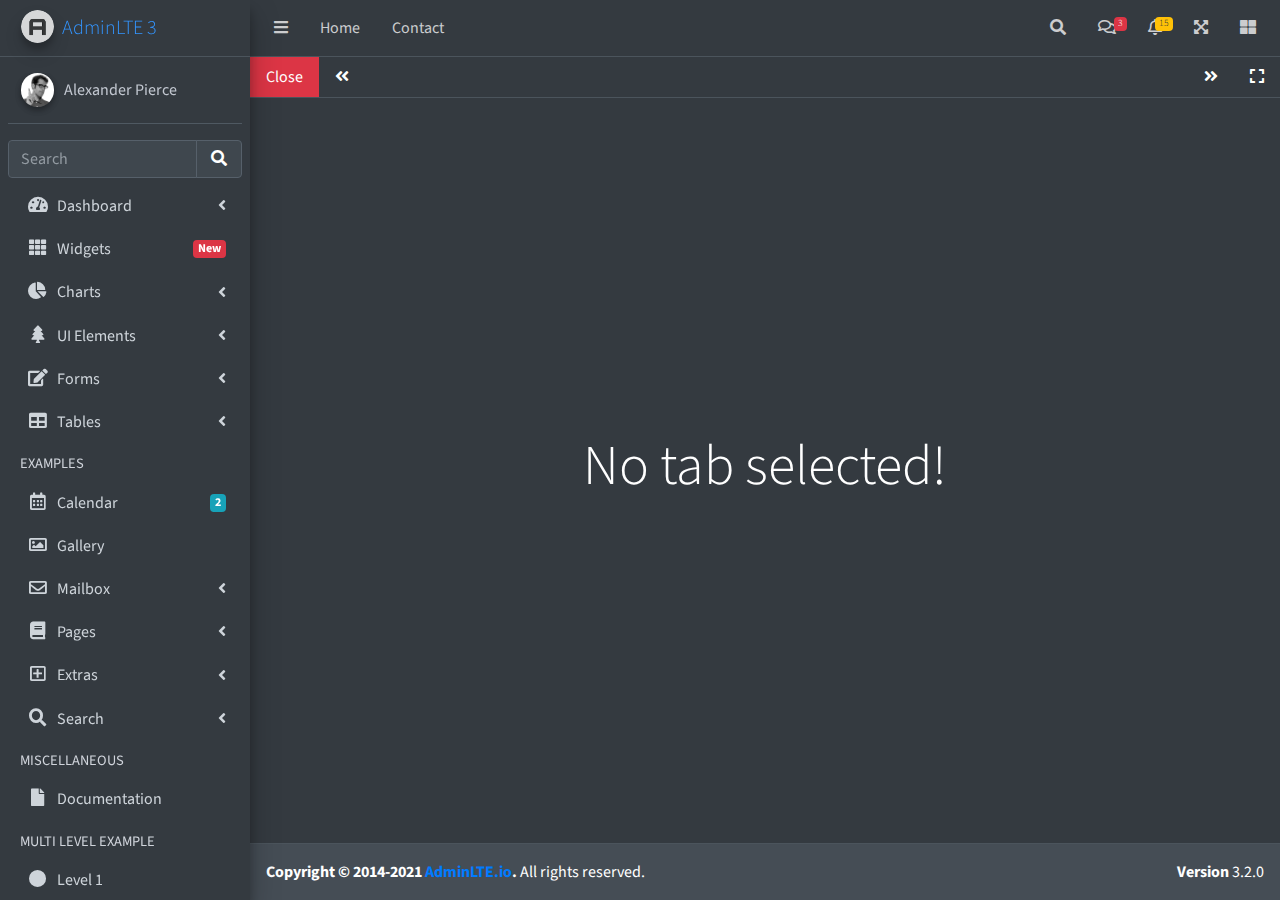
<file: iframe-dark.html>
<!DOCTYPE html>
<html lang="en">
<head>
  <meta charset="utf-8">
  <meta name="viewport" content="width=device-width, initial-scale=1">
  <title>AdminLTE 3 | Tabbed IFrames</title>

  <!-- Google Font: Source Sans Pro -->
  <link rel="stylesheet" href="https://fonts.googleapis.com/css?family=Source+Sans+Pro:300,400,400i,700&display=fallback">
  <!-- Font Awesome -->
  <link rel="stylesheet" href="plugins/fontawesome-free/css/all.min.css">
  <!-- Theme style -->
  <link rel="stylesheet" href="dist/css/adminlte.min.css">
  <!-- overlayScrollbars -->
  <link rel="stylesheet" href="plugins/overlayScrollbars/css/OverlayScrollbars.min.css">
</head>
<body class="hold-transition sidebar-mini layout-fixed dark-mode" data-panel-auto-height-mode="height">
<div class="wrapper">

  <!-- Navbar -->
  <nav class="main-header navbar navbar-expand navbar-dark">
    <!-- Left navbar links -->
    <ul class="navbar-nav">
      <li class="nav-item">
        <a class="nav-link" data-widget="pushmenu" href="#" role="button"><i class="fas fa-bars"></i></a>
      </li>
      <li class="nav-item d-none d-sm-inline-block">
        <a href="index3.html" class="nav-link">Home</a>
      </li>
      <li class="nav-item d-none d-sm-inline-block">
        <a href="#" class="nav-link">Contact</a>
      </li>
    </ul>

    <!-- Right navbar links -->
    <ul class="navbar-nav ml-auto">
      <!-- Navbar Search -->
      <li class="nav-item">
        <a class="nav-link" data-widget="navbar-search" href="#" role="button">
          <i class="fas fa-search"></i>
        </a>
        <div class="navbar-search-block">
          <form class="form-inline">
            <div class="input-group input-group-sm">
              <input class="form-control form-control-navbar" type="search" placeholder="Search" aria-label="Search">
              <div class="input-group-append">
                <button class="btn btn-navbar" type="submit">
                  <i class="fas fa-search"></i>
                </button>
                <button class="btn btn-navbar" type="button" data-widget="navbar-search">
                  <i class="fas fa-times"></i>
                </button>
              </div>
            </div>
          </form>
        </div>
      </li>

      <!-- Messages Dropdown Menu -->
      <li class="nav-item dropdown">
        <a class="nav-link" data-toggle="dropdown" href="#">
          <i class="far fa-comments"></i>
          <span class="badge badge-danger navbar-badge">3</span>
        </a>
        <div class="dropdown-menu dropdown-menu-lg dropdown-menu-right">
          <a href="#" class="dropdown-item">
            <!-- Message Start -->
            <div class="media">
              <img src="dist/img/user1-128x128.jpg" alt="User Avatar" class="img-size-50 mr-3 img-circle">
              <div class="media-body">
                <h3 class="dropdown-item-title">
                  Brad Diesel
                  <span class="float-right text-sm text-danger"><i class="fas fa-star"></i></span>
                </h3>
                <p class="text-sm">Call me whenever you can...</p>
                <p class="text-sm text-muted"><i class="far fa-clock mr-1"></i> 4 Hours Ago</p>
              </div>
            </div>
            <!-- Message End -->
          </a>
          <div class="dropdown-divider"></div>
          <a href="#" class="dropdown-item">
            <!-- Message Start -->
            <div class="media">
              <img src="dist/img/user8-128x128.jpg" alt="User Avatar" class="img-size-50 img-circle mr-3">
              <div class="media-body">
                <h3 class="dropdown-item-title">
                  John Pierce
                  <span class="float-right text-sm text-muted"><i class="fas fa-star"></i></span>
                </h3>
                <p class="text-sm">I got your message bro</p>
                <p class="text-sm text-muted"><i class="far fa-clock mr-1"></i> 4 Hours Ago</p>
              </div>
            </div>
            <!-- Message End -->
          </a>
          <div class="dropdown-divider"></div>
          <a href="#" class="dropdown-item">
            <!-- Message Start -->
            <div class="media">
              <img src="dist/img/user3-128x128.jpg" alt="User Avatar" class="img-size-50 img-circle mr-3">
              <div class="media-body">
                <h3 class="dropdown-item-title">
                  Nora Silvester
                  <span class="float-right text-sm text-warning"><i class="fas fa-star"></i></span>
                </h3>
                <p class="text-sm">The subject goes here</p>
                <p class="text-sm text-muted"><i class="far fa-clock mr-1"></i> 4 Hours Ago</p>
              </div>
            </div>
            <!-- Message End -->
          </a>
          <div class="dropdown-divider"></div>
          <a href="#" class="dropdown-item dropdown-footer">See All Messages</a>
        </div>
      </li>
      <!-- Notifications Dropdown Menu -->
      <li class="nav-item dropdown">
        <a class="nav-link" data-toggle="dropdown" href="#">
          <i class="far fa-bell"></i>
          <span class="badge badge-warning navbar-badge">15</span>
        </a>
        <div class="dropdown-menu dropdown-menu-lg dropdown-menu-right">
          <span class="dropdown-item dropdown-header">15 Notifications</span>
          <div class="dropdown-divider"></div>
          <a href="#" class="dropdown-item">
            <i class="fas fa-envelope mr-2"></i> 4 new messages
            <span class="float-right text-muted text-sm">3 mins</span>
          </a>
          <div class="dropdown-divider"></div>
          <a href="#" class="dropdown-item">
            <i class="fas fa-users mr-2"></i> 8 friend requests
            <span class="float-right text-muted text-sm">12 hours</span>
          </a>
          <div class="dropdown-divider"></div>
          <a href="#" class="dropdown-item">
            <i class="fas fa-file mr-2"></i> 3 new reports
            <span class="float-right text-muted text-sm">2 days</span>
          </a>
          <div class="dropdown-divider"></div>
          <a href="#" class="dropdown-item dropdown-footer">See All Notifications</a>
        </div>
      </li>
      <li class="nav-item">
        <a class="nav-link" data-widget="fullscreen" href="#" role="button">
          <i class="fas fa-expand-arrows-alt"></i>
        </a>
      </li>
      <li class="nav-item">
        <a class="nav-link" data-widget="control-sidebar" data-slide="true" href="#" role="button">
          <i class="fas fa-th-large"></i>
        </a>
      </li>
    </ul>
  </nav>
  <!-- /.navbar -->

  <!-- Main Sidebar Container -->
  <aside class="main-sidebar sidebar-dark-primary elevation-4">
    <!-- Brand Logo -->
    <a href="index3.html" class="brand-link">
      <img src="dist/img/AdminLTELogo.png" alt="AdminLTE Logo" class="brand-image img-circle elevation-3" style="opacity: .8">
      <span class="brand-text font-weight-light">AdminLTE 3</span>
    </a>

    <!-- Sidebar -->
    <div class="sidebar">
      <!-- Sidebar user panel (optional) -->
      <div class="user-panel mt-3 pb-3 mb-3 d-flex">
        <div class="image">
          <img src="dist/img/user2-160x160.jpg" class="img-circle elevation-2" alt="User Image">
        </div>
        <div class="info">
          <a href="#" class="d-block">Alexander Pierce</a>
        </div>
      </div>

      <!-- SidebarSearch Form -->
      <div class="form-inline">
        <div class="input-group" data-widget="sidebar-search">
          <input class="form-control form-control-sidebar" type="search" placeholder="Search" aria-label="Search">
          <div class="input-group-append">
            <button class="btn btn-sidebar">
              <i class="fas fa-search fa-fw"></i>
            </button>
          </div>
        </div>
      </div>

      <!-- Sidebar Menu -->
      <nav class="mt-2">
        <ul class="nav nav-pills nav-sidebar flex-column" data-widget="treeview" role="menu" data-accordion="false">
          <!-- Add icons to the links using the .nav-icon class
               with font-awesome or any other icon font library -->
          <li class="nav-item">
            <a href="#" class="nav-link">
              <i class="nav-icon fas fa-tachometer-alt"></i>
              <p>
                Dashboard
                <i class="right fas fa-angle-left"></i>
              </p>
            </a>
            <ul class="nav nav-treeview">
              <li class="nav-item">
                <a href="./index.html" class="nav-link">
                  <i class="far fa-circle nav-icon"></i>
                  <p>Dashboard v1</p>
                </a>
              </li>
              <li class="nav-item">
                <a href="./index2.html" class="nav-link">
                  <i class="far fa-circle nav-icon"></i>
                  <p>Dashboard v2</p>
                </a>
              </li>
              <li class="nav-item">
                <a href="./index3.html" class="nav-link">
                  <i class="far fa-circle nav-icon"></i>
                  <p>Dashboard v3</p>
                </a>
              </li>
            </ul>
          </li>
          <li class="nav-item">
            <a href="pages/widgets.html" class="nav-link">
              <i class="nav-icon fas fa-th"></i>
              <p>
                Widgets
                <span class="right badge badge-danger">New</span>
              </p>
            </a>
          </li>
          <li class="nav-item">
            <a href="#" class="nav-link">
              <i class="nav-icon fas fa-chart-pie"></i>
              <p>
                Charts
                <i class="right fas fa-angle-left"></i>
              </p>
            </a>
            <ul class="nav nav-treeview">
              <li class="nav-item">
                <a href="pages/charts/chartjs.html" class="nav-link">
                  <i class="far fa-circle nav-icon"></i>
                  <p>ChartJS</p>
                </a>
              </li>
              <li class="nav-item">
                <a href="pages/charts/flot.html" class="nav-link">
                  <i class="far fa-circle nav-icon"></i>
                  <p>Flot</p>
                </a>
              </li>
              <li class="nav-item">
                <a href="pages/charts/inline.html" class="nav-link">
                  <i class="far fa-circle nav-icon"></i>
                  <p>Inline</p>
                </a>
              </li>
            </ul>
          </li>
          <li class="nav-item">
            <a href="#" class="nav-link">
              <i class="nav-icon fas fa-tree"></i>
              <p>
                UI Elements
                <i class="fas fa-angle-left right"></i>
              </p>
            </a>
            <ul class="nav nav-treeview">
              <li class="nav-item">
                <a href="pages/UI/general.html" class="nav-link">
                  <i class="far fa-circle nav-icon"></i>
                  <p>General</p>
                </a>
              </li>
              <li class="nav-item">
                <a href="pages/UI/icons.html" class="nav-link">
                  <i class="far fa-circle nav-icon"></i>
                  <p>Icons</p>
                </a>
              </li>
              <li class="nav-item">
                <a href="pages/UI/buttons.html" class="nav-link">
                  <i class="far fa-circle nav-icon"></i>
                  <p>Buttons</p>
                </a>
              </li>
              <li class="nav-item">
                <a href="pages/UI/sliders.html" class="nav-link">
                  <i class="far fa-circle nav-icon"></i>
                  <p>Sliders</p>
                </a>
              </li>
              <li class="nav-item">
                <a href="pages/UI/modals.html" class="nav-link">
                  <i class="far fa-circle nav-icon"></i>
                  <p>Modals & Alerts</p>
                </a>
              </li>
              <li class="nav-item">
                <a href="pages/UI/navbar.html" class="nav-link">
                  <i class="far fa-circle nav-icon"></i>
                  <p>Navbar & Tabs</p>
                </a>
              </li>
              <li class="nav-item">
                <a href="pages/UI/timeline.html" class="nav-link">
                  <i class="far fa-circle nav-icon"></i>
                  <p>Timeline</p>
                </a>
              </li>
              <li class="nav-item">
                <a href="pages/UI/ribbons.html" class="nav-link">
                  <i class="far fa-circle nav-icon"></i>
                  <p>Ribbons</p>
                </a>
              </li>
            </ul>
          </li>
          <li class="nav-item">
            <a href="#" class="nav-link">
              <i class="nav-icon fas fa-edit"></i>
              <p>
                Forms
                <i class="fas fa-angle-left right"></i>
              </p>
            </a>
            <ul class="nav nav-treeview">
              <li class="nav-item">
                <a href="pages/forms/general.html" class="nav-link">
                  <i class="far fa-circle nav-icon"></i>
                  <p>General Elements</p>
                </a>
              </li>
              <li class="nav-item">
                <a href="pages/forms/advanced.html" class="nav-link">
                  <i class="far fa-circle nav-icon"></i>
                  <p>Advanced Elements</p>
                </a>
              </li>
              <li class="nav-item">
                <a href="pages/forms/editors.html" class="nav-link">
                  <i class="far fa-circle nav-icon"></i>
                  <p>Editors</p>
                </a>
              </li>
              <li class="nav-item">
                <a href="pages/forms/validation.html" class="nav-link">
                  <i class="far fa-circle nav-icon"></i>
                  <p>Validation</p>
                </a>
              </li>
            </ul>
          </li>
          <li class="nav-item">
            <a href="#" class="nav-link">
              <i class="nav-icon fas fa-table"></i>
              <p>
                Tables
                <i class="fas fa-angle-left right"></i>
              </p>
            </a>
            <ul class="nav nav-treeview">
              <li class="nav-item">
                <a href="pages/tables/simple.html" class="nav-link">
                  <i class="far fa-circle nav-icon"></i>
                  <p>Simple Tables</p>
                </a>
              </li>
              <li class="nav-item">
                <a href="pages/tables/data.html" class="nav-link">
                  <i class="far fa-circle nav-icon"></i>
                  <p>DataTables</p>
                </a>
              </li>
              <li class="nav-item">
                <a href="pages/tables/jsgrid.html" class="nav-link">
                  <i class="far fa-circle nav-icon"></i>
                  <p>jsGrid</p>
                </a>
              </li>
            </ul>
          </li>
          <li class="nav-header">EXAMPLES</li>
          <li class="nav-item">
            <a href="pages/calendar.html" class="nav-link">
              <i class="nav-icon far fa-calendar-alt"></i>
              <p>
                Calendar
                <span class="badge badge-info right">2</span>
              </p>
            </a>
          </li>
          <li class="nav-item">
            <a href="pages/gallery.html" class="nav-link">
              <i class="nav-icon far fa-image"></i>
              <p>
                Gallery
              </p>
            </a>
          </li>
          <li class="nav-item">
            <a href="#" class="nav-link">
              <i class="nav-icon far fa-envelope"></i>
              <p>
                Mailbox
                <i class="fas fa-angle-left right"></i>
              </p>
            </a>
            <ul class="nav nav-treeview">
              <li class="nav-item">
                <a href="pages/mailbox/mailbox.html" class="nav-link">
                  <i class="far fa-circle nav-icon"></i>
                  <p>Inbox</p>
                </a>
              </li>
              <li class="nav-item">
                <a href="pages/mailbox/compose.html" class="nav-link">
                  <i class="far fa-circle nav-icon"></i>
                  <p>Compose</p>
                </a>
              </li>
              <li class="nav-item">
                <a href="pages/mailbox/read-mail.html" class="nav-link">
                  <i class="far fa-circle nav-icon"></i>
                  <p>Read</p>
                </a>
              </li>
            </ul>
          </li>
          <li class="nav-item">
            <a href="#" class="nav-link">
              <i class="nav-icon fas fa-book"></i>
              <p>
                Pages
                <i class="fas fa-angle-left right"></i>
              </p>
            </a>
            <ul class="nav nav-treeview">
              <li class="nav-item">
                <a href="pages/examples/invoice.html" class="nav-link">
                  <i class="far fa-circle nav-icon"></i>
                  <p>Invoice</p>
                </a>
              </li>
              <li class="nav-item">
                <a href="pages/examples/profile.html" class="nav-link">
                  <i class="far fa-circle nav-icon"></i>
                  <p>Profile</p>
                </a>
              </li>
              <li class="nav-item">
                <a href="pages/examples/e-commerce.html" class="nav-link">
                  <i class="far fa-circle nav-icon"></i>
                  <p>E-commerce</p>
                </a>
              </li>
              <li class="nav-item">
                <a href="pages/examples/projects.html" class="nav-link">
                  <i class="far fa-circle nav-icon"></i>
                  <p>Projects</p>
                </a>
              </li>
              <li class="nav-item">
                <a href="pages/examples/project-add.html" class="nav-link">
                  <i class="far fa-circle nav-icon"></i>
                  <p>Project Add</p>
                </a>
              </li>
              <li class="nav-item">
                <a href="pages/examples/project-edit.html" class="nav-link">
                  <i class="far fa-circle nav-icon"></i>
                  <p>Project Edit</p>
                </a>
              </li>
              <li class="nav-item">
                <a href="pages/examples/project-detail.html" class="nav-link">
                  <i class="far fa-circle nav-icon"></i>
                  <p>Project Detail</p>
                </a>
              </li>
              <li class="nav-item">
                <a href="pages/examples/contacts.html" class="nav-link">
                  <i class="far fa-circle nav-icon"></i>
                  <p>Contacts</p>
                </a>
              </li>
              <li class="nav-item">
                <a href="pages/examples/faq.html" class="nav-link">
                  <i class="far fa-circle nav-icon"></i>
                  <p>FAQ</p>
                </a>
              </li>
              <li class="nav-item">
                <a href="pages/examples/contact-us.html" class="nav-link">
                  <i class="far fa-circle nav-icon"></i>
                  <p>Contact us</p>
                </a>
              </li>
            </ul>
          </li>
          <li class="nav-item">
            <a href="#" class="nav-link">
              <i class="nav-icon far fa-plus-square"></i>
              <p>
                Extras
                <i class="fas fa-angle-left right"></i>
              </p>
            </a>
            <ul class="nav nav-treeview">
              <li class="nav-item">
                <a href="#" class="nav-link">
                  <i class="far fa-circle nav-icon"></i>
                  <p>
                    Login & Register v1
                    <i class="fas fa-angle-left right"></i>
                  </p>
                </a>
                <ul class="nav nav-treeview">
                  <li class="nav-item">
                    <a href="pages/examples/login.html" class="nav-link">
                      <i class="far fa-circle nav-icon"></i>
                      <p>Login v1</p>
                    </a>
                  </li>
                  <li class="nav-item">
                    <a href="pages/examples/register.html" class="nav-link">
                      <i class="far fa-circle nav-icon"></i>
                      <p>Register v1</p>
                    </a>
                  </li>
                  <li class="nav-item">
                    <a href="pages/examples/forgot-password.html" class="nav-link">
                      <i class="far fa-circle nav-icon"></i>
                      <p>Forgot Password v1</p>
                    </a>
                  </li>
                  <li class="nav-item">
                    <a href="pages/examples/recover-password.html" class="nav-link">
                      <i class="far fa-circle nav-icon"></i>
                      <p>Recover Password v1</p>
                    </a>
                  </li>
                </ul>
              </li>
              <li class="nav-item">
                <a href="#" class="nav-link">
                  <i class="far fa-circle nav-icon"></i>
                  <p>
                    Login & Register v2
                    <i class="fas fa-angle-left right"></i>
                  </p>
                </a>
                <ul class="nav nav-treeview">
                  <li class="nav-item">
                    <a href="pages/examples/login-v2.html" class="nav-link">
                      <i class="far fa-circle nav-icon"></i>
                      <p>Login v2</p>
                    </a>
                  </li>
                  <li class="nav-item">
                    <a href="pages/examples/register-v2.html" class="nav-link">
                      <i class="far fa-circle nav-icon"></i>
                      <p>Register v2</p>
                    </a>
                  </li>
                  <li class="nav-item">
                    <a href="pages/examples/forgot-password-v2.html" class="nav-link">
                      <i class="far fa-circle nav-icon"></i>
                      <p>Forgot Password v2</p>
                    </a>
                  </li>
                  <li class="nav-item">
                    <a href="pages/examples/recover-password-v2.html" class="nav-link">
                      <i class="far fa-circle nav-icon"></i>
                      <p>Recover Password v2</p>
                    </a>
                  </li>
                </ul>
              </li>
              <li class="nav-item">
                <a href="pages/examples/lockscreen.html" class="nav-link">
                  <i class="far fa-circle nav-icon"></i>
                  <p>Lockscreen</p>
                </a>
              </li>
              <li class="nav-item">
                <a href="pages/examples/legacy-user-menu.html" class="nav-link">
                  <i class="far fa-circle nav-icon"></i>
                  <p>Legacy User Menu</p>
                </a>
              </li>
              <li class="nav-item">
                <a href="pages/examples/language-menu.html" class="nav-link">
                  <i class="far fa-circle nav-icon"></i>
                  <p>Language Menu</p>
                </a>
              </li>
              <li class="nav-item">
                <a href="pages/examples/404.html" class="nav-link">
                  <i class="far fa-circle nav-icon"></i>
                  <p>Error 404</p>
                </a>
              </li>
              <li class="nav-item">
                <a href="pages/examples/500.html" class="nav-link">
                  <i class="far fa-circle nav-icon"></i>
                  <p>Error 500</p>
                </a>
              </li>
              <li class="nav-item">
                <a href="pages/examples/pace.html" class="nav-link">
                  <i class="far fa-circle nav-icon"></i>
                  <p>Pace</p>
                </a>
              </li>
              <li class="nav-item">
                <a href="pages/examples/blank.html" class="nav-link">
                  <i class="far fa-circle nav-icon"></i>
                  <p>Blank Page</p>
                </a>
              </li>
              <li class="nav-item">
                <a href="starter.html" class="nav-link">
                  <i class="far fa-circle nav-icon"></i>
                  <p>Starter Page</p>
                </a>
              </li>
            </ul>
          </li>
          <li class="nav-item">
            <a href="#" class="nav-link">
              <i class="nav-icon fas fa-search"></i>
              <p>
                Search
                <i class="fas fa-angle-left right"></i>
              </p>
            </a>
            <ul class="nav nav-treeview">
              <li class="nav-item">
                <a href="pages/search/simple.html" class="nav-link">
                  <i class="far fa-circle nav-icon"></i>
                  <p>Simple Search</p>
                </a>
              </li>
              <li class="nav-item">
                <a href="pages/search/enhanced.html" class="nav-link">
                  <i class="far fa-circle nav-icon"></i>
                  <p>Enhanced</p>
                </a>
              </li>
            </ul>
          </li>
          <li class="nav-header">MISCELLANEOUS</li>
          <li class="nav-item">
            <a href="https://adminlte.io/docs/3.1/" class="nav-link">
              <i class="nav-icon fas fa-file"></i>
              <p>Documentation</p>
            </a>
          </li>
          <li class="nav-header">MULTI LEVEL EXAMPLE</li>
          <li class="nav-item">
            <a href="#" class="nav-link">
              <i class="fas fa-circle nav-icon"></i>
              <p>Level 1</p>
            </a>
          </li>
          <li class="nav-item">
            <a href="#" class="nav-link">
              <i class="nav-icon fas fa-circle"></i>
              <p>
                Level 1
                <i class="right fas fa-angle-left"></i>
              </p>
            </a>
            <ul class="nav nav-treeview">
              <li class="nav-item">
                <a href="#" class="nav-link">
                  <i class="far fa-circle nav-icon"></i>
                  <p>Level 2</p>
                </a>
              </li>
              <li class="nav-item">
                <a href="#" class="nav-link">
                  <i class="far fa-circle nav-icon"></i>
                  <p>
                    Level 2
                    <i class="right fas fa-angle-left"></i>
                  </p>
                </a>
                <ul class="nav nav-treeview">
                  <li class="nav-item">
                    <a href="#" class="nav-link">
                      <i class="far fa-dot-circle nav-icon"></i>
                      <p>Level 3</p>
                    </a>
                  </li>
                  <li class="nav-item">
                    <a href="#" class="nav-link">
                      <i class="far fa-dot-circle nav-icon"></i>
                      <p>Level 3</p>
                    </a>
                  </li>
                  <li class="nav-item">
                    <a href="#" class="nav-link">
                      <i class="far fa-dot-circle nav-icon"></i>
                      <p>Level 3</p>
                    </a>
                  </li>
                </ul>
              </li>
              <li class="nav-item">
                <a href="#" class="nav-link">
                  <i class="far fa-circle nav-icon"></i>
                  <p>Level 2</p>
                </a>
              </li>
            </ul>
          </li>
          <li class="nav-item">
            <a href="#" class="nav-link">
              <i class="fas fa-circle nav-icon"></i>
              <p>Level 1</p>
            </a>
          </li>
          <li class="nav-header">LABELS</li>
          <li class="nav-item">
            <a href="#" class="nav-link">
              <i class="nav-icon far fa-circle text-danger"></i>
              <p class="text">Important</p>
            </a>
          </li>
          <li class="nav-item">
            <a href="#" class="nav-link">
              <i class="nav-icon far fa-circle text-warning"></i>
              <p>Warning</p>
            </a>
          </li>
          <li class="nav-item">
            <a href="#" class="nav-link">
              <i class="nav-icon far fa-circle text-info"></i>
              <p>Informational</p>
            </a>
          </li>
        </ul>
      </nav>
      <!-- /.sidebar-menu -->
    </div>
    <!-- /.sidebar -->
  </aside>

  <!-- Content Wrapper. Contains page content -->
  <div class="content-wrapper iframe-mode bg-dark" data-widget="iframe" data-auto-dark-mode="true" data-loading-screen="750">
    <div class="nav navbar navbar-expand-lg navbar-dark border-bottom border-dark p-0">
      <a class="nav-link bg-danger" href="#" data-widget="iframe-close">Close</a>
      <a class="nav-link bg-dark" href="#" data-widget="iframe-scrollleft"><i class="fas fa-angle-double-left"></i></a>
      <ul class="navbar-nav" role="tablist">
      </ul>
      <a class="nav-link bg-dark" href="#" data-widget="iframe-scrollright"><i class="fas fa-angle-double-right"></i></a>
      <a class="nav-link bg-dark" href="#" data-widget="iframe-fullscreen"><i class="fas fa-expand"></i></a>
    </div>
    <div class="tab-content">
      <div class="tab-empty">
        <h2 class="display-4">No tab selected!</h2>
      </div>
      <div class="tab-loading">
        <div>
          <h2 class="display-4">Tab is loading <i class="fa fa-sync fa-spin"></i></h2>
        </div>
      </div>
    </div>
  </div>
    <!-- /.content-wrapper -->
  <footer class="main-footer dark-mode">
    <strong>Copyright &copy; 2014-2021 <a href="https://adminlte.io">AdminLTE.io</a>.</strong>
    All rights reserved.
    <div class="float-right d-none d-sm-inline-block">
      <b>Version</b> 3.2.0
    </div>
  </footer>

  <!-- Control Sidebar -->
  <aside class="control-sidebar control-sidebar-dark">
    <!-- Control sidebar content goes here -->
  </aside>
  <!-- /.control-sidebar -->
</div>
<!-- ./wrapper -->

<!-- jQuery -->
<script src="plugins/jquery/jquery.min.js"></script>
<!-- jQuery UI 1.11.4 -->
<script src="plugins/jquery-ui/jquery-ui.min.js"></script>
<!-- Resolve conflict in jQuery UI tooltip with Bootstrap tooltip -->
<script>
  $.widget.bridge('uibutton', $.ui.button)
</script>
<!-- Bootstrap 4 -->
<script src="plugins/bootstrap/js/bootstrap.bundle.min.js"></script>
<!-- overlayScrollbars -->
<script src="plugins/overlayScrollbars/js/jquery.overlayScrollbars.min.js"></script>
<!-- AdminLTE App -->
<script src="dist/js/adminlte.js"></script>
<!-- AdminLTE for demo purposes -->
<script src="dist/js/demo.js"></script>
</body>
</html>
</file>
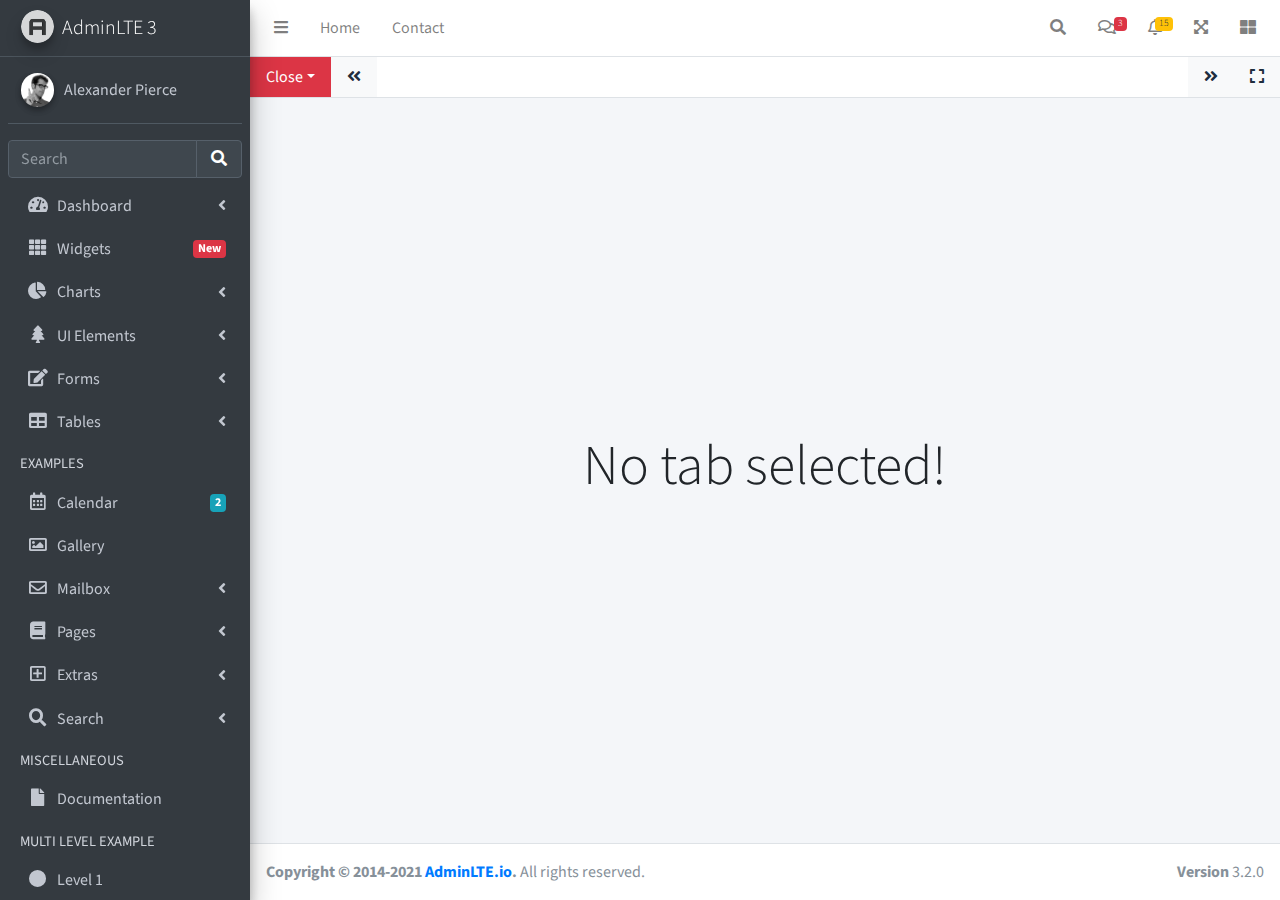
<file: iframe.html>
<!DOCTYPE html>
<html lang="en">
<head>
  <meta charset="utf-8">
  <meta name="viewport" content="width=device-width, initial-scale=1">
  <title>AdminLTE 3 | Tabbed IFrames</title>

  <!-- Google Font: Source Sans Pro -->
  <link rel="stylesheet" href="https://fonts.googleapis.com/css?family=Source+Sans+Pro:300,400,400i,700&display=fallback">
  <!-- Font Awesome -->
  <link rel="stylesheet" href="plugins/fontawesome-free/css/all.min.css">
  <!-- Theme style -->
  <link rel="stylesheet" href="dist/css/adminlte.min.css">
  <!-- overlayScrollbars -->
  <link rel="stylesheet" href="plugins/overlayScrollbars/css/OverlayScrollbars.min.css">
</head>
<body class="hold-transition sidebar-mini layout-fixed" data-panel-auto-height-mode="height">
<div class="wrapper">

  <!-- Navbar -->
  <nav class="main-header navbar navbar-expand navbar-white navbar-light">
    <!-- Left navbar links -->
    <ul class="navbar-nav">
      <li class="nav-item">
        <a class="nav-link" data-widget="pushmenu" href="#" role="button"><i class="fas fa-bars"></i></a>
      </li>
      <li class="nav-item d-none d-sm-inline-block">
        <a href="index3.html" class="nav-link">Home</a>
      </li>
      <li class="nav-item d-none d-sm-inline-block">
        <a href="#" class="nav-link">Contact</a>
      </li>
    </ul>

    <!-- Right navbar links -->
    <ul class="navbar-nav ml-auto">
      <!-- Navbar Search -->
      <li class="nav-item">
        <a class="nav-link" data-widget="navbar-search" href="#" role="button">
          <i class="fas fa-search"></i>
        </a>
        <div class="navbar-search-block">
          <form class="form-inline">
            <div class="input-group input-group-sm">
              <input class="form-control form-control-navbar" type="search" placeholder="Search" aria-label="Search">
              <div class="input-group-append">
                <button class="btn btn-navbar" type="submit">
                  <i class="fas fa-search"></i>
                </button>
                <button class="btn btn-navbar" type="button" data-widget="navbar-search">
                  <i class="fas fa-times"></i>
                </button>
              </div>
            </div>
          </form>
        </div>
      </li>

      <!-- Messages Dropdown Menu -->
      <li class="nav-item dropdown">
        <a class="nav-link" data-toggle="dropdown" href="#">
          <i class="far fa-comments"></i>
          <span class="badge badge-danger navbar-badge">3</span>
        </a>
        <div class="dropdown-menu dropdown-menu-lg dropdown-menu-right">
          <a href="#" class="dropdown-item">
            <!-- Message Start -->
            <div class="media">
              <img src="dist/img/user1-128x128.jpg" alt="User Avatar" class="img-size-50 mr-3 img-circle">
              <div class="media-body">
                <h3 class="dropdown-item-title">
                  Brad Diesel
                  <span class="float-right text-sm text-danger"><i class="fas fa-star"></i></span>
                </h3>
                <p class="text-sm">Call me whenever you can...</p>
                <p class="text-sm text-muted"><i class="far fa-clock mr-1"></i> 4 Hours Ago</p>
              </div>
            </div>
            <!-- Message End -->
          </a>
          <div class="dropdown-divider"></div>
          <a href="#" class="dropdown-item">
            <!-- Message Start -->
            <div class="media">
              <img src="dist/img/user8-128x128.jpg" alt="User Avatar" class="img-size-50 img-circle mr-3">
              <div class="media-body">
                <h3 class="dropdown-item-title">
                  John Pierce
                  <span class="float-right text-sm text-muted"><i class="fas fa-star"></i></span>
                </h3>
                <p class="text-sm">I got your message bro</p>
                <p class="text-sm text-muted"><i class="far fa-clock mr-1"></i> 4 Hours Ago</p>
              </div>
            </div>
            <!-- Message End -->
          </a>
          <div class="dropdown-divider"></div>
          <a href="#" class="dropdown-item">
            <!-- Message Start -->
            <div class="media">
              <img src="dist/img/user3-128x128.jpg" alt="User Avatar" class="img-size-50 img-circle mr-3">
              <div class="media-body">
                <h3 class="dropdown-item-title">
                  Nora Silvester
                  <span class="float-right text-sm text-warning"><i class="fas fa-star"></i></span>
                </h3>
                <p class="text-sm">The subject goes here</p>
                <p class="text-sm text-muted"><i class="far fa-clock mr-1"></i> 4 Hours Ago</p>
              </div>
            </div>
            <!-- Message End -->
          </a>
          <div class="dropdown-divider"></div>
          <a href="#" class="dropdown-item dropdown-footer">See All Messages</a>
        </div>
      </li>
      <!-- Notifications Dropdown Menu -->
      <li class="nav-item dropdown">
        <a class="nav-link" data-toggle="dropdown" href="#">
          <i class="far fa-bell"></i>
          <span class="badge badge-warning navbar-badge">15</span>
        </a>
        <div class="dropdown-menu dropdown-menu-lg dropdown-menu-right">
          <span class="dropdown-item dropdown-header">15 Notifications</span>
          <div class="dropdown-divider"></div>
          <a href="#" class="dropdown-item">
            <i class="fas fa-envelope mr-2"></i> 4 new messages
            <span class="float-right text-muted text-sm">3 mins</span>
          </a>
          <div class="dropdown-divider"></div>
          <a href="#" class="dropdown-item">
            <i class="fas fa-users mr-2"></i> 8 friend requests
            <span class="float-right text-muted text-sm">12 hours</span>
          </a>
          <div class="dropdown-divider"></div>
          <a href="#" class="dropdown-item">
            <i class="fas fa-file mr-2"></i> 3 new reports
            <span class="float-right text-muted text-sm">2 days</span>
          </a>
          <div class="dropdown-divider"></div>
          <a href="#" class="dropdown-item dropdown-footer">See All Notifications</a>
        </div>
      </li>
      <li class="nav-item">
        <a class="nav-link" data-widget="fullscreen" href="#" role="button">
          <i class="fas fa-expand-arrows-alt"></i>
        </a>
      </li>
      <li class="nav-item">
        <a class="nav-link" data-widget="control-sidebar" data-slide="true" href="#" role="button">
          <i class="fas fa-th-large"></i>
        </a>
      </li>
    </ul>
  </nav>
  <!-- /.navbar -->

  <!-- Main Sidebar Container -->
  <aside class="main-sidebar sidebar-dark-primary elevation-4">
    <!-- Brand Logo -->
    <a href="index3.html" class="brand-link">
      <img src="dist/img/AdminLTELogo.png" alt="AdminLTE Logo" class="brand-image img-circle elevation-3" style="opacity: .8">
      <span class="brand-text font-weight-light">AdminLTE 3</span>
    </a>

    <!-- Sidebar -->
    <div class="sidebar">
      <!-- Sidebar user panel (optional) -->
      <div class="user-panel mt-3 pb-3 mb-3 d-flex">
        <div class="image">
          <img src="dist/img/user2-160x160.jpg" class="img-circle elevation-2" alt="User Image">
        </div>
        <div class="info">
          <a href="#" class="d-block">Alexander Pierce</a>
        </div>
      </div>

      <!-- SidebarSearch Form -->
      <div class="form-inline">
        <div class="input-group" data-widget="sidebar-search">
          <input class="form-control form-control-sidebar" type="search" placeholder="Search" aria-label="Search">
          <div class="input-group-append">
            <button class="btn btn-sidebar">
              <i class="fas fa-search fa-fw"></i>
            </button>
          </div>
        </div>
      </div>

      <!-- Sidebar Menu -->
      <nav class="mt-2">
        <ul class="nav nav-pills nav-sidebar flex-column" data-widget="treeview" role="menu" data-accordion="false">
          <!-- Add icons to the links using the .nav-icon class
               with font-awesome or any other icon font library -->
          <li class="nav-item">
            <a href="#" class="nav-link">
              <i class="nav-icon fas fa-tachometer-alt"></i>
              <p>
                Dashboard
                <i class="right fas fa-angle-left"></i>
              </p>
            </a>
            <ul class="nav nav-treeview">
              <li class="nav-item">
                <a href="./index.html" class="nav-link">
                  <i class="far fa-circle nav-icon"></i>
                  <p>Dashboard v1</p>
                </a>
              </li>
              <li class="nav-item">
                <a href="./index2.html" class="nav-link">
                  <i class="far fa-circle nav-icon"></i>
                  <p>Dashboard v2</p>
                </a>
              </li>
              <li class="nav-item">
                <a href="./index3.html" class="nav-link">
                  <i class="far fa-circle nav-icon"></i>
                  <p>Dashboard v3</p>
                </a>
              </li>
            </ul>
          </li>
          <li class="nav-item">
            <a href="pages/widgets.html" class="nav-link">
              <i class="nav-icon fas fa-th"></i>
              <p>
                Widgets
                <span class="right badge badge-danger">New</span>
              </p>
            </a>
          </li>
          <li class="nav-item">
            <a href="#" class="nav-link">
              <i class="nav-icon fas fa-chart-pie"></i>
              <p>
                Charts
                <i class="right fas fa-angle-left"></i>
              </p>
            </a>
            <ul class="nav nav-treeview">
              <li class="nav-item">
                <a href="pages/charts/chartjs.html" class="nav-link">
                  <i class="far fa-circle nav-icon"></i>
                  <p>ChartJS</p>
                </a>
              </li>
              <li class="nav-item">
                <a href="pages/charts/flot.html" class="nav-link">
                  <i class="far fa-circle nav-icon"></i>
                  <p>Flot</p>
                </a>
              </li>
              <li class="nav-item">
                <a href="pages/charts/inline.html" class="nav-link">
                  <i class="far fa-circle nav-icon"></i>
                  <p>Inline</p>
                </a>
              </li>
            </ul>
          </li>
          <li class="nav-item">
            <a href="#" class="nav-link">
              <i class="nav-icon fas fa-tree"></i>
              <p>
                UI Elements
                <i class="fas fa-angle-left right"></i>
              </p>
            </a>
            <ul class="nav nav-treeview">
              <li class="nav-item">
                <a href="pages/UI/general.html" class="nav-link">
                  <i class="far fa-circle nav-icon"></i>
                  <p>General</p>
                </a>
              </li>
              <li class="nav-item">
                <a href="pages/UI/icons.html" class="nav-link">
                  <i class="far fa-circle nav-icon"></i>
                  <p>Icons</p>
                </a>
              </li>
              <li class="nav-item">
                <a href="pages/UI/buttons.html" class="nav-link">
                  <i class="far fa-circle nav-icon"></i>
                  <p>Buttons</p>
                </a>
              </li>
              <li class="nav-item">
                <a href="pages/UI/sliders.html" class="nav-link">
                  <i class="far fa-circle nav-icon"></i>
                  <p>Sliders</p>
                </a>
              </li>
              <li class="nav-item">
                <a href="pages/UI/modals.html" class="nav-link">
                  <i class="far fa-circle nav-icon"></i>
                  <p>Modals & Alerts</p>
                </a>
              </li>
              <li class="nav-item">
                <a href="pages/UI/navbar.html" class="nav-link">
                  <i class="far fa-circle nav-icon"></i>
                  <p>Navbar & Tabs</p>
                </a>
              </li>
              <li class="nav-item">
                <a href="pages/UI/timeline.html" class="nav-link">
                  <i class="far fa-circle nav-icon"></i>
                  <p>Timeline</p>
                </a>
              </li>
              <li class="nav-item">
                <a href="pages/UI/ribbons.html" class="nav-link">
                  <i class="far fa-circle nav-icon"></i>
                  <p>Ribbons</p>
                </a>
              </li>
            </ul>
          </li>
          <li class="nav-item">
            <a href="#" class="nav-link">
              <i class="nav-icon fas fa-edit"></i>
              <p>
                Forms
                <i class="fas fa-angle-left right"></i>
              </p>
            </a>
            <ul class="nav nav-treeview">
              <li class="nav-item">
                <a href="pages/forms/general.html" class="nav-link">
                  <i class="far fa-circle nav-icon"></i>
                  <p>General Elements</p>
                </a>
              </li>
              <li class="nav-item">
                <a href="pages/forms/advanced.html" class="nav-link">
                  <i class="far fa-circle nav-icon"></i>
                  <p>Advanced Elements</p>
                </a>
              </li>
              <li class="nav-item">
                <a href="pages/forms/editors.html" class="nav-link">
                  <i class="far fa-circle nav-icon"></i>
                  <p>Editors</p>
                </a>
              </li>
              <li class="nav-item">
                <a href="pages/forms/validation.html" class="nav-link">
                  <i class="far fa-circle nav-icon"></i>
                  <p>Validation</p>
                </a>
              </li>
            </ul>
          </li>
          <li class="nav-item">
            <a href="#" class="nav-link">
              <i class="nav-icon fas fa-table"></i>
              <p>
                Tables
                <i class="fas fa-angle-left right"></i>
              </p>
            </a>
            <ul class="nav nav-treeview">
              <li class="nav-item">
                <a href="pages/tables/simple.html" class="nav-link">
                  <i class="far fa-circle nav-icon"></i>
                  <p>Simple Tables</p>
                </a>
              </li>
              <li class="nav-item">
                <a href="pages/tables/data.html" class="nav-link">
                  <i class="far fa-circle nav-icon"></i>
                  <p>DataTables</p>
                </a>
              </li>
              <li class="nav-item">
                <a href="pages/tables/jsgrid.html" class="nav-link">
                  <i class="far fa-circle nav-icon"></i>
                  <p>jsGrid</p>
                </a>
              </li>
            </ul>
          </li>
          <li class="nav-header">EXAMPLES</li>
          <li class="nav-item">
            <a href="pages/calendar.html" class="nav-link">
              <i class="nav-icon far fa-calendar-alt"></i>
              <p>
                Calendar
                <span class="badge badge-info right">2</span>
              </p>
            </a>
          </li>
          <li class="nav-item">
            <a href="pages/gallery.html" class="nav-link">
              <i class="nav-icon far fa-image"></i>
              <p>
                Gallery
              </p>
            </a>
          </li>
          <li class="nav-item">
            <a href="#" class="nav-link">
              <i class="nav-icon far fa-envelope"></i>
              <p>
                Mailbox
                <i class="fas fa-angle-left right"></i>
              </p>
            </a>
            <ul class="nav nav-treeview">
              <li class="nav-item">
                <a href="pages/mailbox/mailbox.html" class="nav-link">
                  <i class="far fa-circle nav-icon"></i>
                  <p>Inbox</p>
                </a>
              </li>
              <li class="nav-item">
                <a href="pages/mailbox/compose.html" class="nav-link">
                  <i class="far fa-circle nav-icon"></i>
                  <p>Compose</p>
                </a>
              </li>
              <li class="nav-item">
                <a href="pages/mailbox/read-mail.html" class="nav-link">
                  <i class="far fa-circle nav-icon"></i>
                  <p>Read</p>
                </a>
              </li>
            </ul>
          </li>
          <li class="nav-item">
            <a href="#" class="nav-link">
              <i class="nav-icon fas fa-book"></i>
              <p>
                Pages
                <i class="fas fa-angle-left right"></i>
              </p>
            </a>
            <ul class="nav nav-treeview">
              <li class="nav-item">
                <a href="pages/examples/invoice.html" class="nav-link">
                  <i class="far fa-circle nav-icon"></i>
                  <p>Invoice</p>
                </a>
              </li>
              <li class="nav-item">
                <a href="pages/examples/profile.html" class="nav-link">
                  <i class="far fa-circle nav-icon"></i>
                  <p>Profile</p>
                </a>
              </li>
              <li class="nav-item">
                <a href="pages/examples/e-commerce.html" class="nav-link">
                  <i class="far fa-circle nav-icon"></i>
                  <p>E-commerce</p>
                </a>
              </li>
              <li class="nav-item">
                <a href="pages/examples/projects.html" class="nav-link">
                  <i class="far fa-circle nav-icon"></i>
                  <p>Projects</p>
                </a>
              </li>
              <li class="nav-item">
                <a href="pages/examples/project-add.html" class="nav-link">
                  <i class="far fa-circle nav-icon"></i>
                  <p>Project Add</p>
                </a>
              </li>
              <li class="nav-item">
                <a href="pages/examples/project-edit.html" class="nav-link">
                  <i class="far fa-circle nav-icon"></i>
                  <p>Project Edit</p>
                </a>
              </li>
              <li class="nav-item">
                <a href="pages/examples/project-detail.html" class="nav-link">
                  <i class="far fa-circle nav-icon"></i>
                  <p>Project Detail</p>
                </a>
              </li>
              <li class="nav-item">
                <a href="pages/examples/contacts.html" class="nav-link">
                  <i class="far fa-circle nav-icon"></i>
                  <p>Contacts</p>
                </a>
              </li>
              <li class="nav-item">
                <a href="pages/examples/faq.html" class="nav-link">
                  <i class="far fa-circle nav-icon"></i>
                  <p>FAQ</p>
                </a>
              </li>
              <li class="nav-item">
                <a href="pages/examples/contact-us.html" class="nav-link">
                  <i class="far fa-circle nav-icon"></i>
                  <p>Contact us</p>
                </a>
              </li>
            </ul>
          </li>
          <li class="nav-item">
            <a href="#" class="nav-link">
              <i class="nav-icon far fa-plus-square"></i>
              <p>
                Extras
                <i class="fas fa-angle-left right"></i>
              </p>
            </a>
            <ul class="nav nav-treeview">
              <li class="nav-item">
                <a href="#" class="nav-link">
                  <i class="far fa-circle nav-icon"></i>
                  <p>
                    Login & Register v1
                    <i class="fas fa-angle-left right"></i>
                  </p>
                </a>
                <ul class="nav nav-treeview">
                  <li class="nav-item">
                    <a href="pages/examples/login.html" class="nav-link">
                      <i class="far fa-circle nav-icon"></i>
                      <p>Login v1</p>
                    </a>
                  </li>
                  <li class="nav-item">
                    <a href="pages/examples/register.html" class="nav-link">
                      <i class="far fa-circle nav-icon"></i>
                      <p>Register v1</p>
                    </a>
                  </li>
                  <li class="nav-item">
                    <a href="pages/examples/forgot-password.html" class="nav-link">
                      <i class="far fa-circle nav-icon"></i>
                      <p>Forgot Password v1</p>
                    </a>
                  </li>
                  <li class="nav-item">
                    <a href="pages/examples/recover-password.html" class="nav-link">
                      <i class="far fa-circle nav-icon"></i>
                      <p>Recover Password v1</p>
                    </a>
                  </li>
                </ul>
              </li>
              <li class="nav-item">
                <a href="#" class="nav-link">
                  <i class="far fa-circle nav-icon"></i>
                  <p>
                    Login & Register v2
                    <i class="fas fa-angle-left right"></i>
                  </p>
                </a>
                <ul class="nav nav-treeview">
                  <li class="nav-item">
                    <a href="pages/examples/login-v2.html" class="nav-link">
                      <i class="far fa-circle nav-icon"></i>
                      <p>Login v2</p>
                    </a>
                  </li>
                  <li class="nav-item">
                    <a href="pages/examples/register-v2.html" class="nav-link">
                      <i class="far fa-circle nav-icon"></i>
                      <p>Register v2</p>
                    </a>
                  </li>
                  <li class="nav-item">
                    <a href="pages/examples/forgot-password-v2.html" class="nav-link">
                      <i class="far fa-circle nav-icon"></i>
                      <p>Forgot Password v2</p>
                    </a>
                  </li>
                  <li class="nav-item">
                    <a href="pages/examples/recover-password-v2.html" class="nav-link">
                      <i class="far fa-circle nav-icon"></i>
                      <p>Recover Password v2</p>
                    </a>
                  </li>
                </ul>
              </li>
              <li class="nav-item">
                <a href="pages/examples/lockscreen.html" class="nav-link">
                  <i class="far fa-circle nav-icon"></i>
                  <p>Lockscreen</p>
                </a>
              </li>
              <li class="nav-item">
                <a href="pages/examples/legacy-user-menu.html" class="nav-link">
                  <i class="far fa-circle nav-icon"></i>
                  <p>Legacy User Menu</p>
                </a>
              </li>
              <li class="nav-item">
                <a href="pages/examples/language-menu.html" class="nav-link">
                  <i class="far fa-circle nav-icon"></i>
                  <p>Language Menu</p>
                </a>
              </li>
              <li class="nav-item">
                <a href="pages/examples/404.html" class="nav-link">
                  <i class="far fa-circle nav-icon"></i>
                  <p>Error 404</p>
                </a>
              </li>
              <li class="nav-item">
                <a href="pages/examples/500.html" class="nav-link">
                  <i class="far fa-circle nav-icon"></i>
                  <p>Error 500</p>
                </a>
              </li>
              <li class="nav-item">
                <a href="pages/examples/pace.html" class="nav-link">
                  <i class="far fa-circle nav-icon"></i>
                  <p>Pace</p>
                </a>
              </li>
              <li class="nav-item">
                <a href="pages/examples/blank.html" class="nav-link">
                  <i class="far fa-circle nav-icon"></i>
                  <p>Blank Page</p>
                </a>
              </li>
              <li class="nav-item">
                <a href="starter.html" class="nav-link">
                  <i class="far fa-circle nav-icon"></i>
                  <p>Starter Page</p>
                </a>
              </li>
            </ul>
          </li>
          <li class="nav-item">
            <a href="#" class="nav-link">
              <i class="nav-icon fas fa-search"></i>
              <p>
                Search
                <i class="fas fa-angle-left right"></i>
              </p>
            </a>
            <ul class="nav nav-treeview">
              <li class="nav-item">
                <a href="pages/search/simple.html" class="nav-link">
                  <i class="far fa-circle nav-icon"></i>
                  <p>Simple Search</p>
                </a>
              </li>
              <li class="nav-item">
                <a href="pages/search/enhanced.html" class="nav-link">
                  <i class="far fa-circle nav-icon"></i>
                  <p>Enhanced</p>
                </a>
              </li>
            </ul>
          </li>
          <li class="nav-header">MISCELLANEOUS</li>
          <li class="nav-item">
            <a href="https://adminlte.io/docs/3.1/" class="nav-link">
              <i class="nav-icon fas fa-file"></i>
              <p>Documentation</p>
            </a>
          </li>
          <li class="nav-header">MULTI LEVEL EXAMPLE</li>
          <li class="nav-item">
            <a href="#" class="nav-link">
              <i class="fas fa-circle nav-icon"></i>
              <p>Level 1</p>
            </a>
          </li>
          <li class="nav-item">
            <a href="#" class="nav-link">
              <i class="nav-icon fas fa-circle"></i>
              <p>
                Level 1
                <i class="right fas fa-angle-left"></i>
              </p>
            </a>
            <ul class="nav nav-treeview">
              <li class="nav-item">
                <a href="#" class="nav-link">
                  <i class="far fa-circle nav-icon"></i>
                  <p>Level 2</p>
                </a>
              </li>
              <li class="nav-item">
                <a href="#" class="nav-link">
                  <i class="far fa-circle nav-icon"></i>
                  <p>
                    Level 2
                    <i class="right fas fa-angle-left"></i>
                  </p>
                </a>
                <ul class="nav nav-treeview">
                  <li class="nav-item">
                    <a href="#" class="nav-link">
                      <i class="far fa-dot-circle nav-icon"></i>
                      <p>Level 3</p>
                    </a>
                  </li>
                  <li class="nav-item">
                    <a href="#" class="nav-link">
                      <i class="far fa-dot-circle nav-icon"></i>
                      <p>Level 3</p>
                    </a>
                  </li>
                  <li class="nav-item">
                    <a href="#" class="nav-link">
                      <i class="far fa-dot-circle nav-icon"></i>
                      <p>Level 3</p>
                    </a>
                  </li>
                </ul>
              </li>
              <li class="nav-item">
                <a href="#" class="nav-link">
                  <i class="far fa-circle nav-icon"></i>
                  <p>Level 2</p>
                </a>
              </li>
            </ul>
          </li>
          <li class="nav-item">
            <a href="#" class="nav-link">
              <i class="fas fa-circle nav-icon"></i>
              <p>Level 1</p>
            </a>
          </li>
          <li class="nav-header">LABELS</li>
          <li class="nav-item">
            <a href="#" class="nav-link">
              <i class="nav-icon far fa-circle text-danger"></i>
              <p class="text">Important</p>
            </a>
          </li>
          <li class="nav-item">
            <a href="#" class="nav-link">
              <i class="nav-icon far fa-circle text-warning"></i>
              <p>Warning</p>
            </a>
          </li>
          <li class="nav-item">
            <a href="#" class="nav-link">
              <i class="nav-icon far fa-circle text-info"></i>
              <p>Informational</p>
            </a>
          </li>
        </ul>
      </nav>
      <!-- /.sidebar-menu -->
    </div>
    <!-- /.sidebar -->
  </aside>

  <!-- Content Wrapper. Contains page content -->
  <div class="content-wrapper iframe-mode" data-widget="iframe" data-loading-screen="750">
    <div class="nav navbar navbar-expand navbar-white navbar-light border-bottom p-0">
      <div class="nav-item dropdown">
        <a class="nav-link bg-danger dropdown-toggle" data-toggle="dropdown" href="#" role="button" aria-haspopup="true" aria-expanded="false">Close</a>
        <div class="dropdown-menu mt-0">
          <a class="dropdown-item" href="#" data-widget="iframe-close" data-type="all">Close All</a>
          <a class="dropdown-item" href="#" data-widget="iframe-close" data-type="all-other">Close All Other</a>
        </div>
      </div>
      <a class="nav-link bg-light" href="#" data-widget="iframe-scrollleft"><i class="fas fa-angle-double-left"></i></a>
      <ul class="navbar-nav overflow-hidden" role="tablist"></ul>
      <a class="nav-link bg-light" href="#" data-widget="iframe-scrollright"><i class="fas fa-angle-double-right"></i></a>
      <a class="nav-link bg-light" href="#" data-widget="iframe-fullscreen"><i class="fas fa-expand"></i></a>
    </div>
    <div class="tab-content">
      <div class="tab-empty">
        <h2 class="display-4">No tab selected!</h2>
      </div>
      <div class="tab-loading">
        <div>
          <h2 class="display-4">Tab is loading <i class="fa fa-sync fa-spin"></i></h2>
        </div>
      </div>
    </div>
  </div>
  <!-- /.content-wrapper -->
  <footer class="main-footer">
    <strong>Copyright &copy; 2014-2021 <a href="https://adminlte.io">AdminLTE.io</a>.</strong>
    All rights reserved.
    <div class="float-right d-none d-sm-inline-block">
      <b>Version</b> 3.2.0
    </div>
  </footer>

  <!-- Control Sidebar -->
  <aside class="control-sidebar control-sidebar-dark">
    <!-- Control sidebar content goes here -->
  </aside>
  <!-- /.control-sidebar -->
</div>
<!-- ./wrapper -->

<!-- jQuery -->
<script src="plugins/jquery/jquery.min.js"></script>
<!-- jQuery UI 1.11.4 -->
<script src="plugins/jquery-ui/jquery-ui.min.js"></script>
<!-- Resolve conflict in jQuery UI tooltip with Bootstrap tooltip -->
<script>
  $.widget.bridge('uibutton', $.ui.button)
</script>
<!-- Bootstrap 4 -->
<script src="plugins/bootstrap/js/bootstrap.bundle.min.js"></script>
<!-- overlayScrollbars -->
<script src="plugins/overlayScrollbars/js/jquery.overlayScrollbars.min.js"></script>
<!-- AdminLTE App -->
<script src="dist/js/adminlte.js"></script>
<!-- AdminLTE for demo purposes -->
<script src="dist/js/demo.js"></script>
</body>
</html>
</file>
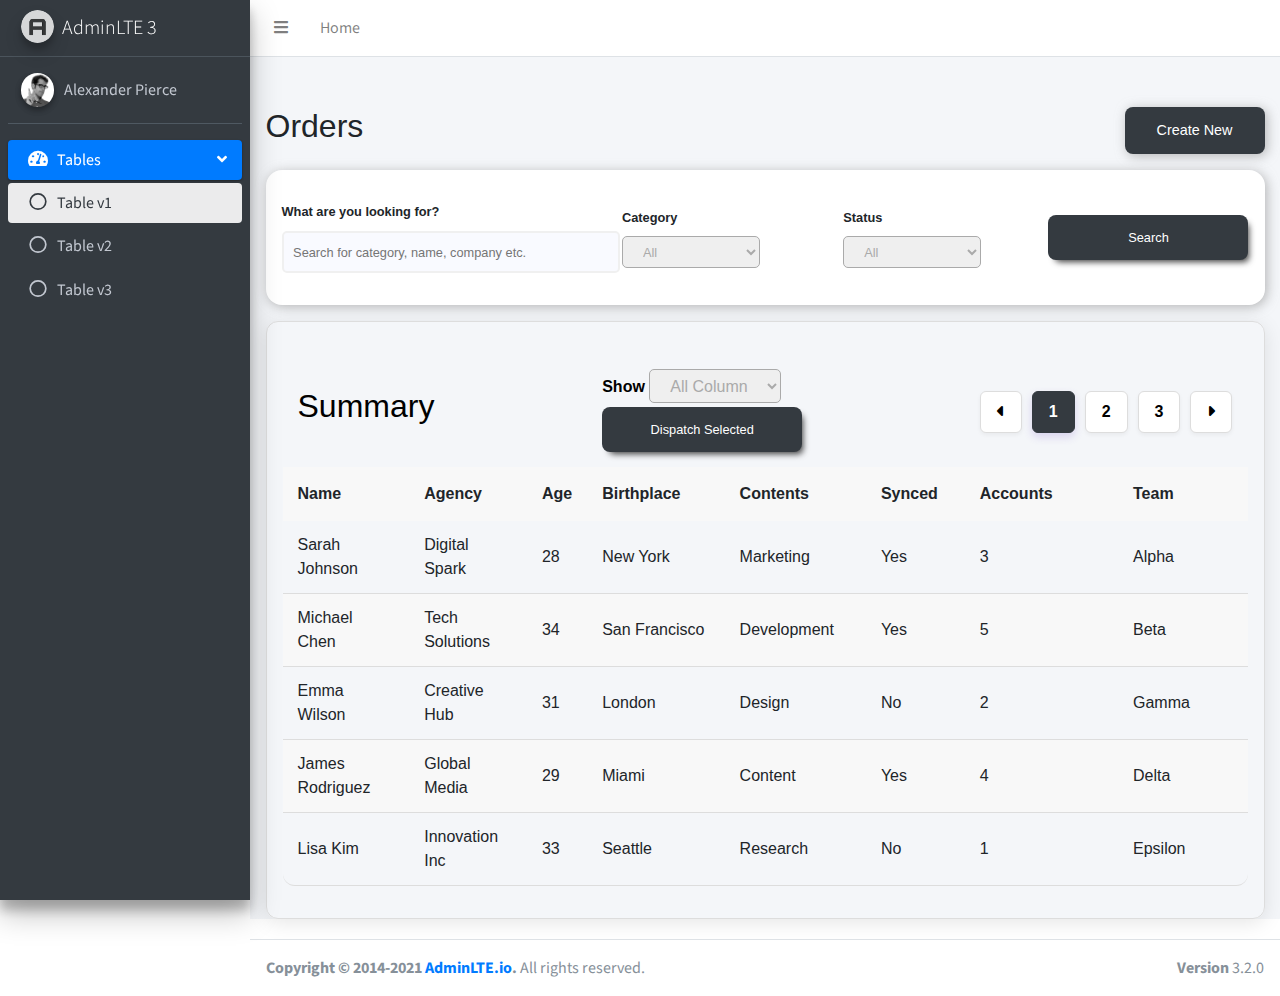
<file: tables/table1.html>
<!DOCTYPE html>
<html lang="en">
<head>
  <meta charset="utf-8">
  <meta name="viewport" content="width=device-width, initial-scale=1">
  <title>AdminLTE 3 | Dashboard</title>

  <!-- Google Font: Source Sans Pro -->
  <link rel="stylesheet" href="https://fonts.googleapis.com/css?family=Source+Sans+Pro:300,400,400i,700&display=fallback">
  <!-- Font Awesome -->
  <link rel="stylesheet" href="https://cdnjs.cloudflare.com/ajax/libs/font-awesome/6.7.2/css/all.min.css" integrity="sha512-Evv84Mr4kqVGRNSgIGL/F/aIDqQb7xQ2vcrdIwxfjThSH8CSR7PBEakCr51Ck+w+/U6swU2Im1vVX0SVk9ABhg==" crossorigin="anonymous" referrerpolicy="no-referrer" />
  <link rel="stylesheet" href="../plugins/fontawesome-free/css/all.min.css">
  <!-- Ionicons -->
  <link rel="stylesheet" href="https://code.ionicframework.com/ionicons/2.0.1/css/ionicons.min.css">
  <!-- Tempusdominus Bootstrap 4 -->
  <link rel="stylesheet" href="../plugins/tempusdominus-bootstrap-4/css/tempusdominus-bootstrap-4.min.css">
  <!-- iCheck -->
  <link rel="stylesheet" href="../plugins/icheck-bootstrap/icheck-bootstrap.min.css">
  <!-- JQVMap -->
  <link rel="stylesheet" href="../plugins/jqvmap/jqvmap.min.css">
  <!-- Theme style -->
  <link rel="stylesheet" href="../dist/css/adminlte.min.css">
  <!-- overlayScrollbars -->
  <link rel="stylesheet" href="../plugins/overlayScrollbars/css/OverlayScrollbars.min.css">
  <!-- Daterange picker -->
  <link rel="stylesheet" href="../plugins/daterangepicker/daterangepicker.css">
  <!-- summernote -->
  <link rel="stylesheet" href="../plugins/summernote/summernote-bs4.min.css">
  <!-- Custom CSS -->
   <link rel="stylesheet" href="./style.css">
</head>
<body class="hold-transition sidebar-mini layout-fixed">
<div class="wrapper">

  <!-- Preloader -->
  <div class="preloader flex-column justify-content-center align-items-center">
    <img class="animation__shake" src="../dist/img/AdminLTELogo.png" alt="AdminLTELogo" height="60" width="60">
  </div>

  <!-- Navbar -->
  <nav class="main-header navbar navbar-expand navbar-white navbar-light">
    <!-- Left navbar links -->
    <ul class="navbar-nav">
      <li class="nav-item">
        <a class="nav-link" data-widget="pushmenu" href="#" role="button"><i class="fas fa-bars"></i></a>
      </li>
      <li class="nav-item d-none d-sm-inline-block">
        <a href="index3.html" class="nav-link">Home</a>
      </li>
    </ul>
  </nav>
  <!-- /.navbar -->

  <!-- Main Sidebar Container -->
  <aside class="main-sidebar sidebar-dark-primary elevation-4">
    <!-- Brand Logo -->
    <a href="index3.html" class="brand-link">
      <img src="../dist/img/AdminLTELogo.png" alt="AdminLTE Logo" class="brand-image img-circle elevation-3" style="opacity: .8">
      <span class="brand-text font-weight-light">AdminLTE 3</span>
    </a>

    <!-- Sidebar -->
    <div class="sidebar">
      <!-- Sidebar user panel (optional) -->
      <div class="user-panel mt-3 pb-3 mb-3 d-flex">
        <div class="image">
          <img src="../dist/img/user2-160x160.jpg" class="img-circle elevation-2" alt="User Image">
        </div>
        <div class="info">
          <a href="#" class="d-block">Alexander Pierce</a>
        </div>
      </div>

      <!-- Sidebar Menu -->
      <nav class="mt-2">
        <ul class="nav nav-pills nav-sidebar flex-column" data-widget="treeview" role="menu" data-accordion="false">
          <!-- Add icons to the links using the .nav-icon class
               with font-awesome or any other icon font library -->
          <li class="nav-item menu-open">
            <a href="#" class="nav-link active">
              <i class="nav-icon fas fa-tachometer-alt"></i>
              <p>
                Tables
                <i class="right fas fa-angle-left"></i>
              </p>
            </a>
            <ul class="nav nav-treeview">
              <li class="nav-item">
                <a href="./table1.html" class="nav-link active">
                  <i class="far fa-circle nav-icon"></i>
                  <p>Table v1</p>
                </a>
              </li>
              <li class="nav-item">
                <a href="./table2.html" class="nav-link">
                  <i class="far fa-circle nav-icon"></i>
                  <p>Table v2</p>
                </a>
              </li>
              <li class="nav-item">
                <a href="./table3.html" class="nav-link">
                  <i class="far fa-circle nav-icon"></i>
                  <p>Table v3</p>
                </a>
              </li>
            </ul>
          </li>
        </ul>
      </nav>
      <!-- /.sidebar-menu -->
    </div>
    <!-- /.sidebar -->
  </aside>

  <!-- Content Wrapper. Contains page content -->
  <div class="content-wrapper">

    <!-- Main content -->
    <section class="content">
      <div class="container-fluid">
        <div class="content-header"></div>
    <!-- Modal -->
    <div class="modal-overlay">
        <div class="modal-pop">
          <div class="modal-header">
            <h2 class="modal-title">Table 1 Form</h2>
            <button class="close-btn">&times;</button>
          </div>
    
          <form>
            <div class="row">
                <div class="modal-form-group col-6">
                    <label class="modal-form-label">Name</label>
                    <input type="text" class="modal-form-input" placeholder="e.g John Doe">
                  </div>
            
                  <div class="modal-form-group col-6">
                    <label class="modal-form-label">Agency</label>
                    <input type="text" class="modal-form-input" placeholder="e.g John Doe Corp.">
                  </div>
            
                  <div class="modal-form-group col-6">
                    <label class="modal-form-label">Age</label>
                    <input type="text" class="modal-form-input" placeholder="e.g 24 y.o">
                  </div>
            
                  <div class="modal-form-group col-6">
                    <label class="modal-form-label">Birthplace</label>
                    <input type="text" class="modal-form-input" placeholder="e.g Quezon City">
                  </div>
      
                  <div class="modal-form-group col-6">
                    <label class="modal-form-label">Contents</label>
                    <input type="text" class="modal-form-input" placeholder="e.g Lorem ipsum dolor sit amet consectetur.">
                  </div>
            
                  <div class="modal-form-group col-6">
                    <label class="modal-form-label">Synced</label>
                    <input type="text" class="modal-form-input" placeholder="e.g Not Synced">
                  </div>
            
                  <div class="modal-form-group col-6">
                    <label class="modal-form-label">Accounts</label>
                    <input type="text" class="modal-form-input" placeholder="e.g 45565">
                  </div>
            
                  <div class="modal-form-group col-6">
                    <label class="modal-form-label">Team</label>
                    <input type="text" class="modal-form-input" placeholder="e.g Team Sample">
                  </div>
            </div>
            
      
            <div class="button-group">
              <button type="submit" class="btn-sub btn-next">Submit</button>
            </div>
      
            <p class="terms-text">
              By clicking "Next," you confirm your intention to connect your app to Tradier App. This action signifies you accept of the <a href="#" class="terms-link">Terms and conditions</a> outlined.
            </p>
          </form>
        </div>
      </div>
      <!-- Main -->
    <div class="table-container">
        <div class="header">
            <h2>Orders</h2>
            <!-- Button trigger modal -->
            <a href="#" class="open-modal-btn">Create New</a>
        </div>

        <div class="search-form">
            <form class="order-form">
                <div class="table-form-group">
                    <label for="searchInput">What are you looking for?</label>
                    <input type="text" id="searchInput" placeholder="Search for category, name, company etc.">
                </div>
                
                <div class="table-form-group select-item">
                    <label for="category">Category</label>
                    <select id="category">
                        <option value="1">All</option>
                        <option value="2">2</option>
                        <option value="3">3</option>
                        <option value="4">4</option>
                    </select>
                </div>

                <div class="table-form-group select-item">
                    <label for="status">Status</label>
                    <select id="status">
                        <option value="1">All</option>
                        <option value="2">2</option>
                        <option value="3">3</option>
                        <option value="4">4</option>
                    </select>
                </div>

                <div class="table-form-group">
                    <button type="submit">Search</button>
                </div>
                
            </form>
        </div>
        <table>
          <thead>
              <!-- <td colspan="9" class="table-header">
                <div class="search-container">
                  <input type="text" class="search-input" placeholder="Search...">
                </div>
              </td> -->
              <tr>
                <th colspan="3" class="table-header"><h2>Summary</h2></th>
                <th colspan="3" class="table-header">
                    <form>
                        <label for="column">Show</label>
                        <select id="column" class="column">
                            <option value="1">All Column</option>
                            <option value="2">2</option>
                            <option value="3">3</option>
                            <option value="4">4</option>
                        </select>
                        <button type="submit" class="btn-dispatch">Dispatch Selected</button>
                    </form>
                </th>
                <th colspan="2" class="table-header">
                    <ul class="pagination">
                        <li><i class="fa-solid fa-caret-left"></i></i></li>
                        <li class="page-active">1</li>
                        <li>2</li>
                        <li>3</li>
                        <li><i class="fa-solid fa-caret-right"></i></li>
                    </ul>
                </th>
            </tr>
            <tr class="tr-head">
                <th>Name</th>
                <th>Agency</th>
                <th>Age</th>
                <th>Birthplace</th>
                <th>Contents</th>
                <th>Synced</th>
                <th>Accounts</th>
                <th>Team</th>
            </tr>
          </thead>
          <tbody>
            <tr>
              <td>Sarah Johnson</td>
              <td>Digital Spark</td>
              <td>28</td>
              <td>New York</td>
              <td>Marketing</td>
              <td>Yes</td>
              <td>3</td>
              <td>Alpha</td>
            </tr>
            <tr>
              <td>Michael Chen</td>
              <td>Tech Solutions</td>
              <td>34</td>
              <td>San Francisco</td>
              <td>Development</td>
              <td>Yes</td>
              <td>5</td>
              <td>Beta</td>
            </tr>
            <tr>
              <td>Emma Wilson</td>
              <td>Creative Hub</td>
              <td>31</td>
              <td>London</td>
              <td>Design</td>
              <td>No</td>
              <td>2</td>
              <td>Gamma</td>
            </tr>
            <tr>
              <td>James Rodriguez</td>
              <td>Global Media</td>
              <td>29</td>
              <td>Miami</td>
              <td>Content</td>
              <td>Yes</td>
              <td>4</td>
              <td>Delta</td>
            </tr>
            <tr>
              <td>Lisa Kim</td>
              <td>Innovation Inc</td>
              <td>33</td>
              <td>Seattle</td>
              <td>Research</td>
              <td>No</td>
              <td>1</td>
              <td>Epsilon</td>
            </tr>
          </tbody>
        </table>
      </div>
      </div><!-- /.container-fluid -->
    </section>
    <!-- /.content -->
  </div>
  <!-- /.content-wrapper -->
  <footer class="main-footer">
    <strong>Copyright &copy; 2014-2021 <a href="https://adminlte.io">AdminLTE.io</a>.</strong>
    All rights reserved.
    <div class="float-right d-none d-sm-inline-block">
      <b>Version</b> 3.2.0
    </div>
  </footer>

  <!-- Control Sidebar -->
  <aside class="control-sidebar control-sidebar-dark">
    <!-- Control sidebar content goes here -->
  </aside>
  <!-- /.control-sidebar -->
</div>
<!-- ./wrapper -->

<!-- jQuery -->
<script src="../plugins/jquery/jquery.min.js"></script>
<!-- jQuery UI 1.11.4 -->
<script src="../plugins/jquery-ui/jquery-ui.min.js"></script>
<!-- Resolve conflict in jQuery UI tooltip with Bootstrap tooltip -->
<script>
  $.widget.bridge('uibutton', $.ui.button)
</script>
<!-- Bootstrap 4 -->
<script src="../plugins/bootstrap/js/bootstrap.bundle.min.js"></script>
<!-- ChartJS -->
<script src="../plugins/chart.js/Chart.min.js"></script>
<!-- Sparkline -->
<script src="../plugins/sparklines/sparkline.js"></script>
<!-- JQVMap -->
<script src="../plugins/jqvmap/jquery.vmap.min.js"></script>
<script src="../plugins/jqvmap/maps/jquery.vmap.usa.js"></script>
<!-- jQuery Knob Chart -->
<script src="../plugins/jquery-knob/jquery.knob.min.js"></script>
<!-- daterangepicker -->
<script src="../plugins/moment/moment.min.js"></script>
<script src="../plugins/daterangepicker/daterangepicker.js"></script>
<!-- Tempusdominus Bootstrap 4 -->
<script src="../plugins/tempusdominus-bootstrap-4/js/tempusdominus-bootstrap-4.min.js"></script>
<!-- Summernote -->
<script src="../plugins/summernote/summernote-bs4.min.js"></script>
<!-- overlayScrollbars -->
<script src="../plugins/overlayScrollbars/js/jquery.overlayScrollbars.min.js"></script>
<!-- AdminLTE App -->
<script src="../dist/js/adminlte.js"></script>
<!-- AdminLTE for demo purposes -->
<script src="../dist/js/demo.js"></script>
<!-- AdminLTE dashboard demo (This is only for demo purposes) -->
<script src="../dist/js/pages/dashboard.js"></script>


      
<script>
    // Search functionality
    const searchInput = document.querySelector('#searchInput');
    const tableRows = document.querySelectorAll('tbody tr');

    searchInput.addEventListener('input', function() {
      const searchTerm = this.value.toLowerCase();
      
      tableRows.forEach(row => {
        const text = row.textContent.toLowerCase();
        row.style.display = text.includes(searchTerm) ? '' : 'none';
      });
    });


    // Modal Overlay
    const modalOverlay = document.querySelector('.modal-overlay');
    const openModalBtn = document.querySelector('.open-modal-btn');
    const closeBtn = document.querySelector('.close-btn');

    openModalBtn.addEventListener('click', () => {
        modalOverlay.style.display = 'flex';
    });

    closeBtn.addEventListener('click', () => {
        modalOverlay.style.display = 'none';
    });

    modalOverlay.addEventListener('click', (e) => {
        if (e.target === modalOverlay) {
            modalOverlay.style.display = 'none';
        }
    });
  </script>
</body>
</html>
</file>
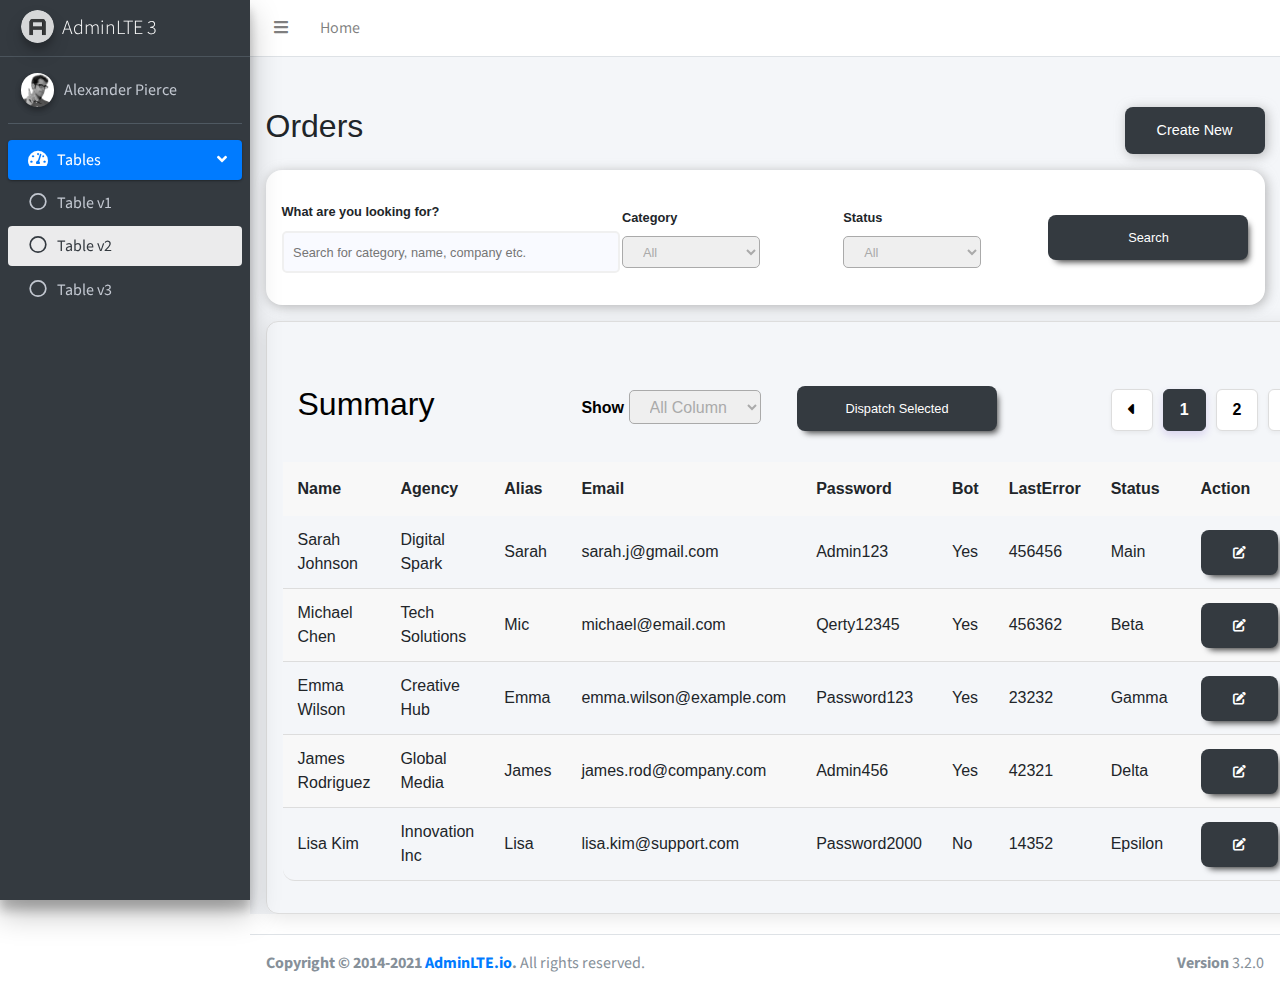
<file: tables/table2.html>
<!DOCTYPE html>
<html lang="en">
<head>
  <meta charset="utf-8">
  <meta name="viewport" content="width=device-width, initial-scale=1">
  <title>AdminLTE 3 | Dashboard</title>

  <!-- Google Font: Source Sans Pro -->
  <link rel="stylesheet" href="https://fonts.googleapis.com/css?family=Source+Sans+Pro:300,400,400i,700&display=fallback">
  <!-- Font Awesome -->
  <link rel="stylesheet" href="https://cdnjs.cloudflare.com/ajax/libs/font-awesome/6.7.2/css/all.min.css" integrity="sha512-Evv84Mr4kqVGRNSgIGL/F/aIDqQb7xQ2vcrdIwxfjThSH8CSR7PBEakCr51Ck+w+/U6swU2Im1vVX0SVk9ABhg==" crossorigin="anonymous" referrerpolicy="no-referrer" />
  <link rel="stylesheet" href="../plugins/fontawesome-free/css/all.min.css">
  <!-- Ionicons -->
  <link rel="stylesheet" href="https://code.ionicframework.com/ionicons/2.0.1/css/ionicons.min.css">
  <!-- Tempusdominus Bootstrap 4 -->
  <link rel="stylesheet" href="../plugins/tempusdominus-bootstrap-4/css/tempusdominus-bootstrap-4.min.css">
  <!-- iCheck -->
  <link rel="stylesheet" href="../plugins/icheck-bootstrap/icheck-bootstrap.min.css">
  <!-- JQVMap -->
  <link rel="stylesheet" href="../plugins/jqvmap/jqvmap.min.css">
  <!-- Theme style -->
  <link rel="stylesheet" href="../dist/css/adminlte.min.css">
  <!-- overlayScrollbars -->
  <link rel="stylesheet" href="../plugins/overlayScrollbars/css/OverlayScrollbars.min.css">
  <!-- Daterange picker -->
  <link rel="stylesheet" href="../plugins/daterangepicker/daterangepicker.css">
  <!-- summernote -->
  <link rel="stylesheet" href="../plugins/summernote/summernote-bs4.min.css">
  <!-- Custom CSS -->
   <link rel="stylesheet" href="./style.css">
</head>
<body class="hold-transition sidebar-mini layout-fixed">
<div class="wrapper">

  <!-- Preloader -->
  <div class="preloader flex-column justify-content-center align-items-center">
    <img class="animation__shake" src="../dist/img/AdminLTELogo.png" alt="AdminLTELogo" height="60" width="60">
  </div>

  <!-- Navbar -->
  <nav class="main-header navbar navbar-expand navbar-white navbar-light">
    <!-- Left navbar links -->
    <ul class="navbar-nav">
      <li class="nav-item">
        <a class="nav-link" data-widget="pushmenu" href="#" role="button"><i class="fas fa-bars"></i></a>
      </li>
      <li class="nav-item d-none d-sm-inline-block">
        <a href="index3.html" class="nav-link">Home</a>
      </li>
    </ul>
  </nav>
  <!-- /.navbar -->

  <!-- Main Sidebar Container -->
  <aside class="main-sidebar sidebar-dark-primary elevation-4">
    <!-- Brand Logo -->
    <a href="index3.html" class="brand-link">
      <img src="../dist/img/AdminLTELogo.png" alt="AdminLTE Logo" class="brand-image img-circle elevation-3" style="opacity: .8">
      <span class="brand-text font-weight-light">AdminLTE 3</span>
    </a>

    <!-- Sidebar -->
    <div class="sidebar">
      <!-- Sidebar user panel (optional) -->
      <div class="user-panel mt-3 pb-3 mb-3 d-flex">
        <div class="image">
          <img src="../dist/img/user2-160x160.jpg" class="img-circle elevation-2" alt="User Image">
        </div>
        <div class="info">
          <a href="#" class="d-block">Alexander Pierce</a>
        </div>
      </div>

      <!-- Sidebar Menu -->
      <nav class="mt-2">
        <ul class="nav nav-pills nav-sidebar flex-column" data-widget="treeview" role="menu" data-accordion="false">
          <!-- Add icons to the links using the .nav-icon class
               with font-awesome or any other icon font library -->
          <li class="nav-item menu-open">
            <a href="#" class="nav-link active">
              <i class="nav-icon fas fa-tachometer-alt"></i>
              <p>
                Tables
                <i class="right fas fa-angle-left"></i>
              </p>
            </a>
            <ul class="nav nav-treeview">
              <li class="nav-item">
                <a href="./table1.html" class="nav-link">
                  <i class="far fa-circle nav-icon"></i>
                  <p>Table v1</p>
                </a>
              </li>
              <li class="nav-item">
                <a href="./table2.html" class="nav-link active">
                  <i class="far fa-circle nav-icon"></i>
                  <p>Table v2</p>
                </a>
              </li>
              <li class="nav-item">
                <a href="./table3.html" class="nav-link">
                  <i class="far fa-circle nav-icon"></i>
                  <p>Table v3</p>
                </a>
              </li>
            </ul>
          </li>
        </ul>
      </nav>
      <!-- /.sidebar-menu -->
    </div>
    <!-- /.sidebar -->
  </aside>

  <!-- Content Wrapper. Contains page content -->
  <div class="content-wrapper">

    <!-- Main content -->
    <section class="content">
      <div class="container-fluid">
        <div class="content-header"></div>
    <!-- Modal -->
    <div class="modal-overlay">
        <div class="modal-pop">
          <div class="modal-header">
            <h2 class="modal-title">Table 2 Form</h2>
            <button class="close-btn">&times;</button>
          </div>
    
          <form>
            <div class="row">
                <div class="modal-form-group col-6">
                    <label class="modal-form-label">Name</label>
                    <input type="text" class="modal-form-input" placeholder="e.g John Doe">
                  </div>
            
                  <div class="modal-form-group col-6">
                    <label class="modal-form-label">Agency</label>
                    <input type="text" class="modal-form-input" placeholder="e.g John Doe Corp.">
                  </div>
            
                  <div class="modal-form-group col-6">
                    <label class="modal-form-label">Alias</label>
                    <input type="text" class="modal-form-input" placeholder="e.g J.Doe">
                  </div>
            
                  <div class="modal-form-group col-6">
                    <label class="modal-form-label">Email</label>
                    <input type="text" class="modal-form-input" placeholder="e.g john.doe@example.com">
                  </div>
      
                  <div class="modal-form-group col-6">
                    <label class="modal-form-label">Password</label>
                    <input type="text" class="modal-form-input" placeholder="e.g 8 min and 32 max.">
                  </div>
            
                  <div class="modal-form-group col-6">
                    <label class="modal-form-label">Bot</label>
                    <input type="text" class="modal-form-input" placeholder="e.g Lorem ipsum dolor sit amet.">
                  </div>
            
                  <div class="modal-form-group col-6">
                    <label class="modal-form-label">LastError</label>
                    <input type="text" class="modal-form-input" placeholder="e.g 12 Dec 2024">
                  </div>
            
                  <div class="modal-form-group col-6">
                    <label class="modal-form-label">Status</label>
                    <input type="text" class="modal-form-input" placeholder="e.g Success">
                  </div>
            </div>
            
      
            <div class="button-group">
              <button type="submit" class="btn-sub btn-next">Submit</button>
            </div>
      
            <p class="terms-text">
              By clicking "Next," you confirm your intention to connect your app to Tradier App. This action signifies you accept of the <a href="#" class="terms-link">Terms and conditions</a> outlined.
            </p>
          </form>
        </div>
      </div>
      <!-- Main -->
    <div class="table-container">
        <div class="header">
            <h2>Orders</h2>
            <!-- Button trigger modal -->
            <a href="#" class="open-modal-btn">Create New</a>
        </div>

        <div class="search-form">
            <form class="order-form">
                <div class="table-form-group">
                    <label for="searchInput">What are you looking for?</label>
                    <input type="text" id="searchInput" placeholder="Search for category, name, company etc.">
                </div>
                
                <div class="table-form-group select-item">
                    <label for="category">Category</label>
                    <select id="category">
                        <option value="1">All</option>
                        <option value="2">2</option>
                        <option value="3">3</option>
                        <option value="4">4</option>
                    </select>
                </div>

                <div class="table-form-group select-item">
                    <label for="status">Status</label>
                    <select id="status">
                        <option value="1">All</option>
                        <option value="2">2</option>
                        <option value="3">3</option>
                        <option value="4">4</option>
                    </select>
                </div>

                <div class="table-form-group">
                    <button type="submit">Search</button>
                </div>
                
            </form>
        </div>
        <table>
          <thead>
              <!-- <td colspan="9" class="table-header">
                <div class="search-container">
                  <input type="text" class="search-input" placeholder="Search...">
                </div>
              </td> -->
              <tr>
                <th colspan="3" class="table-header"><h2>Summary</h2></th>
                <th colspan="4" class="table-header">
                    <form>
                        <label for="column">Show</label>
                        <select id="column" class="column">
                            <option value="1">All Column</option>
                            <option value="2">2</option>
                            <option value="3">3</option>
                            <option value="4">4</option>
                        </select>
                        <button type="submit" class="btn-dispatch">Dispatch Selected</button>
                    </form>
                </th>
                <th colspan="2" class="table-header">
                    <ul class="pagination">
                        <li><i class="fa-solid fa-caret-left"></i></i></li>
                        <li class="page-active">1</li>
                        <li>2</li>
                        <li>3</li>
                        <li><i class="fa-solid fa-caret-right"></i></li>
                    </ul>
                </th>
            </tr>
            <tr class="tr-head">
                <th>Name</th>
                <th>Agency</th>
                <th>Alias</th>
                <th>Email</th>
                <th>Password</th>
                <th>Bot</th>
                <th>LastError</th>
                <th>Status</th>
                <th>Action</th>
            </tr>
          </thead>
          <tbody>
            <tr>
              <td>Sarah Johnson</td>
              <td>Digital Spark</td>
              <td>Sarah</td>
              <td>sarah.j@gmail.com</td>
              <td>Admin123</td>
              <td>Yes</td>
              <td>456456</td>
              <td>Main</td>
              <td>
                <button class="btn-edit"><i class="fa-solid fa-pen-to-square"></i></button>
                <button class="btn-delete"><i class="fa-solid fa-trash"></i></button>
              </td>
            </tr>
            <tr>
              <td>Michael Chen</td>
              <td>Tech Solutions</td>
              <td>Mic</td>
              <td>michael@email.com</td>
              <td>Qerty12345</td>
              <td>Yes</td>
              <td>456362</td>
              <td>Beta</td>
              <td>
                <button class="btn-edit"><i class="fa-solid fa-pen-to-square"></i></button>
                <button class="btn-delete"><i class="fa-solid fa-trash"></i></button>
              </td>
            </tr>
            <tr>
              <td>Emma Wilson</td>
              <td>Creative Hub</td>
              <td>Emma</td>
              <td>emma.wilson@example.com</td>
              <td>Password123</td>
              <td>Yes</td>
              <td>23232</td>
              <td>Gamma</td>
              <td>
                <button class="btn-edit"><i class="fa-solid fa-pen-to-square"></i></button>
                <button class="btn-delete"><i class="fa-solid fa-trash"></i></button>
              </td>
            </tr>
            <tr>
              <td>James Rodriguez</td>
              <td>Global Media</td>
              <td>James</td>
              <td>james.rod@company.com</td>
              <td>Admin456</td>
              <td>Yes</td>
              <td>42321</td>
              <td>Delta</td>
              <td>
                <button class="btn-edit"><i class="fa-solid fa-pen-to-square"></i></button>
                <button class="btn-delete"><i class="fa-solid fa-trash"></i></button>
              </td>
            </tr>
            <tr>
              <td>Lisa Kim</td>
              <td>Innovation Inc</td>
              <td>Lisa</td>
              <td>lisa.kim@support.com</td>
              <td>Password2000</td>
              <td>No</td>
              <td>14352</td>
              <td>Epsilon</td>
              <td>
                <button class="btn-edit"><i class="fa-solid fa-pen-to-square"></i></button>
                <button class="btn-delete"><i class="fa-solid fa-trash"></i></button>
              </td>
            </tr>
          </tbody>
        </table>
      </div>
      </div><!-- /.container-fluid -->
    </section>
    <!-- /.content -->
  </div>
  <!-- /.content-wrapper -->
  <footer class="main-footer">
    <strong>Copyright &copy; 2014-2021 <a href="https://adminlte.io">AdminLTE.io</a>.</strong>
    All rights reserved.
    <div class="float-right d-none d-sm-inline-block">
      <b>Version</b> 3.2.0
    </div>
  </footer>

  <!-- Control Sidebar -->
  <aside class="control-sidebar control-sidebar-dark">
    <!-- Control sidebar content goes here -->
  </aside>
  <!-- /.control-sidebar -->
</div>
<!-- ./wrapper -->

<!-- jQuery -->
<script src="../plugins/jquery/jquery.min.js"></script>
<!-- jQuery UI 1.11.4 -->
<script src="../plugins/jquery-ui/jquery-ui.min.js"></script>
<!-- Resolve conflict in jQuery UI tooltip with Bootstrap tooltip -->
<script>
  $.widget.bridge('uibutton', $.ui.button)
</script>
<!-- Bootstrap 4 -->
<script src="../plugins/bootstrap/js/bootstrap.bundle.min.js"></script>
<!-- ChartJS -->
<script src="../plugins/chart.js/Chart.min.js"></script>
<!-- Sparkline -->
<script src="../plugins/sparklines/sparkline.js"></script>
<!-- JQVMap -->
<script src="../plugins/jqvmap/jquery.vmap.min.js"></script>
<script src="../plugins/jqvmap/maps/jquery.vmap.usa.js"></script>
<!-- jQuery Knob Chart -->
<script src="../plugins/jquery-knob/jquery.knob.min.js"></script>
<!-- daterangepicker -->
<script src="../plugins/moment/moment.min.js"></script>
<script src="../plugins/daterangepicker/daterangepicker.js"></script>
<!-- Tempusdominus Bootstrap 4 -->
<script src="../plugins/tempusdominus-bootstrap-4/js/tempusdominus-bootstrap-4.min.js"></script>
<!-- Summernote -->
<script src="../plugins/summernote/summernote-bs4.min.js"></script>
<!-- overlayScrollbars -->
<script src="../plugins/overlayScrollbars/js/jquery.overlayScrollbars.min.js"></script>
<!-- AdminLTE App -->
<script src="../dist/js/adminlte.js"></script>
<!-- AdminLTE for demo purposes -->
<script src="../dist/js/demo.js"></script>
<!-- AdminLTE dashboard demo (This is only for demo purposes) -->
<script src="../dist/js/pages/dashboard.js"></script>


      
<script>
    // Search functionality
    const searchInput = document.querySelector('#searchInput');
    const tableRows = document.querySelectorAll('tbody tr');

    searchInput.addEventListener('input', function() {
      const searchTerm = this.value.toLowerCase();
      
      tableRows.forEach(row => {
        const text = row.textContent.toLowerCase();
        row.style.display = text.includes(searchTerm) ? '' : 'none';
      });
    });


    // Modal Overlay
    const modalOverlay = document.querySelector('.modal-overlay');
    const openModalBtn = document.querySelector('.open-modal-btn');
    const closeBtn = document.querySelector('.close-btn');

    openModalBtn.addEventListener('click', () => {
        modalOverlay.style.display = 'flex';
    });

    closeBtn.addEventListener('click', () => {
        modalOverlay.style.display = 'none';
    });

    modalOverlay.addEventListener('click', (e) => {
        if (e.target === modalOverlay) {
            modalOverlay.style.display = 'none';
        }
    });
  </script>
</body>
</html>
</file>
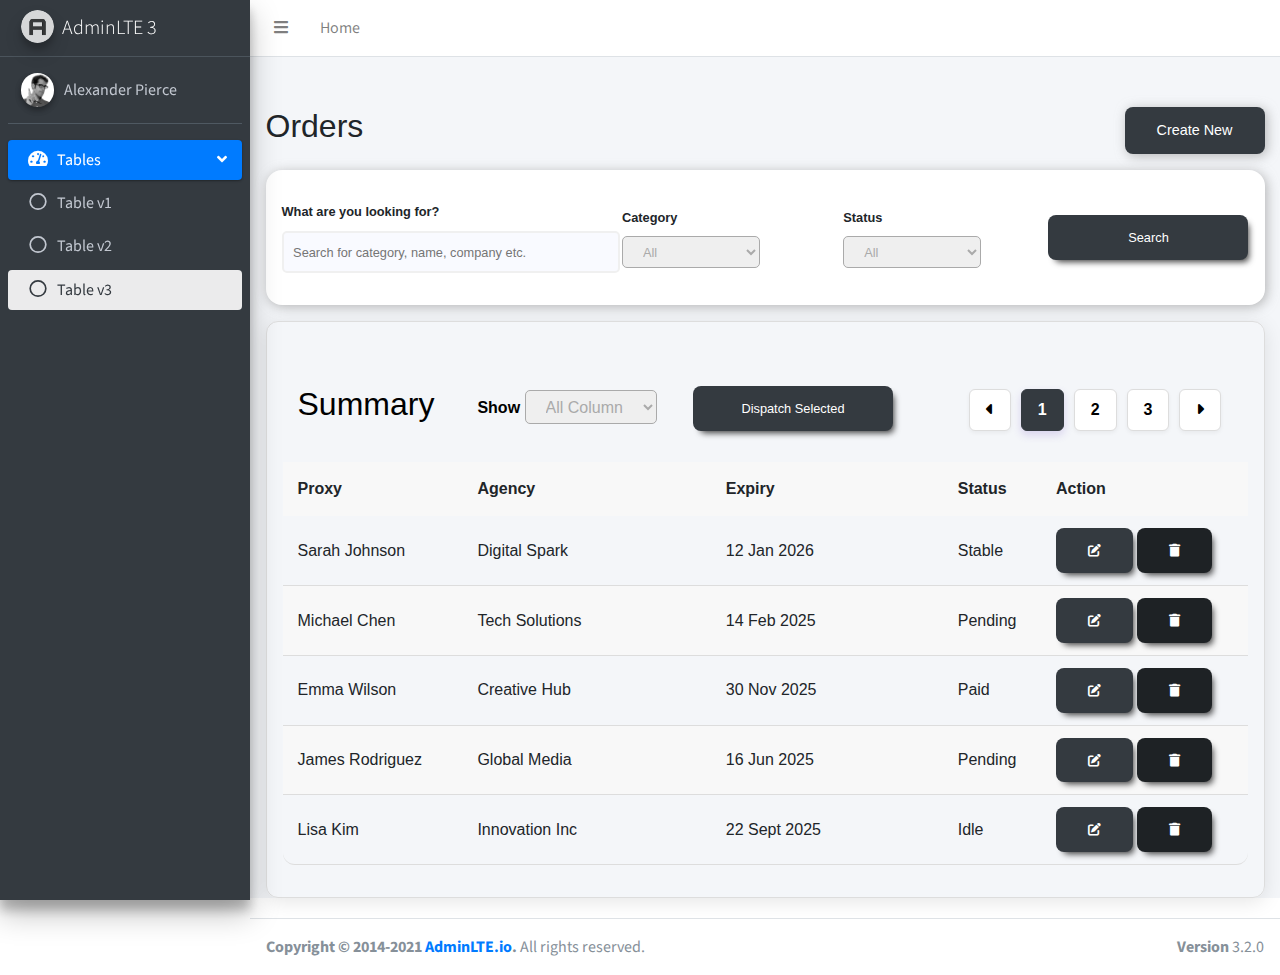
<file: tables/table3.html>
<!DOCTYPE html>
<html lang="en">
<head>
  <meta charset="utf-8">
  <meta name="viewport" content="width=device-width, initial-scale=1">
  <title>AdminLTE 3 | Dashboard</title>

  <!-- Google Font: Source Sans Pro -->
  <link rel="stylesheet" href="https://fonts.googleapis.com/css?family=Source+Sans+Pro:300,400,400i,700&display=fallback">
  <!-- Font Awesome -->
  <link rel="stylesheet" href="https://cdnjs.cloudflare.com/ajax/libs/font-awesome/6.7.2/css/all.min.css" integrity="sha512-Evv84Mr4kqVGRNSgIGL/F/aIDqQb7xQ2vcrdIwxfjThSH8CSR7PBEakCr51Ck+w+/U6swU2Im1vVX0SVk9ABhg==" crossorigin="anonymous" referrerpolicy="no-referrer" />
  <link rel="stylesheet" href="../plugins/fontawesome-free/css/all.min.css">
  <!-- Ionicons -->
  <link rel="stylesheet" href="https://code.ionicframework.com/ionicons/2.0.1/css/ionicons.min.css">
  <!-- Tempusdominus Bootstrap 4 -->
  <link rel="stylesheet" href="../plugins/tempusdominus-bootstrap-4/css/tempusdominus-bootstrap-4.min.css">
  <!-- iCheck -->
  <link rel="stylesheet" href="../plugins/icheck-bootstrap/icheck-bootstrap.min.css">
  <!-- JQVMap -->
  <link rel="stylesheet" href="../plugins/jqvmap/jqvmap.min.css">
  <!-- Theme style -->
  <link rel="stylesheet" href="../dist/css/adminlte.min.css">
  <!-- overlayScrollbars -->
  <link rel="stylesheet" href="../plugins/overlayScrollbars/css/OverlayScrollbars.min.css">
  <!-- Daterange picker -->
  <link rel="stylesheet" href="../plugins/daterangepicker/daterangepicker.css">
  <!-- summernote -->
  <link rel="stylesheet" href="../plugins/summernote/summernote-bs4.min.css">
  <!-- Custom CSS -->
   <link rel="stylesheet" href="./style.css">
</head>
<body class="hold-transition sidebar-mini layout-fixed">
<div class="wrapper">

  <!-- Preloader -->
  <div class="preloader flex-column justify-content-center align-items-center">
    <img class="animation__shake" src="../dist/img/AdminLTELogo.png" alt="AdminLTELogo" height="60" width="60">
  </div>

  <!-- Navbar -->
  <nav class="main-header navbar navbar-expand navbar-white navbar-light">
    <!-- Left navbar links -->
    <ul class="navbar-nav">
      <li class="nav-item">
        <a class="nav-link" data-widget="pushmenu" href="#" role="button"><i class="fas fa-bars"></i></a>
      </li>
      <li class="nav-item d-none d-sm-inline-block">
        <a href="index3.html" class="nav-link">Home</a>
      </li>
    </ul>
  </nav>
  <!-- /.navbar -->

  <!-- Main Sidebar Container -->
  <aside class="main-sidebar sidebar-dark-primary elevation-4">
    <!-- Brand Logo -->
    <a href="index3.html" class="brand-link">
      <img src="../dist/img/AdminLTELogo.png" alt="AdminLTE Logo" class="brand-image img-circle elevation-3" style="opacity: .8">
      <span class="brand-text font-weight-light">AdminLTE 3</span>
    </a>

    <!-- Sidebar -->
    <div class="sidebar">
      <!-- Sidebar user panel (optional) -->
      <div class="user-panel mt-3 pb-3 mb-3 d-flex">
        <div class="image">
          <img src="../dist/img/user2-160x160.jpg" class="img-circle elevation-2" alt="User Image">
        </div>
        <div class="info">
          <a href="#" class="d-block">Alexander Pierce</a>
        </div>
      </div>

      <!-- Sidebar Menu -->
      <nav class="mt-2">
        <ul class="nav nav-pills nav-sidebar flex-column" data-widget="treeview" role="menu" data-accordion="false">
          <!-- Add icons to the links using the .nav-icon class
               with font-awesome or any other icon font library -->
          <li class="nav-item menu-open">
            <a href="#" class="nav-link active">
              <i class="nav-icon fas fa-tachometer-alt"></i>
              <p>
                Tables
                <i class="right fas fa-angle-left"></i>
              </p>
            </a>
            <ul class="nav nav-treeview">
              <li class="nav-item">
                <a href="./table1.html" class="nav-link">
                  <i class="far fa-circle nav-icon"></i>
                  <p>Table v1</p>
                </a>
              </li>
              <li class="nav-item">
                <a href="./table2.html" class="nav-link">
                  <i class="far fa-circle nav-icon"></i>
                  <p>Table v2</p>
                </a>
              </li>
              <li class="nav-item">
                <a href="./table3.html" class="nav-link active">
                  <i class="far fa-circle nav-icon"></i>
                  <p>Table v3</p>
                </a>
              </li>
            </ul>
          </li>
        </ul>
      </nav>
      <!-- /.sidebar-menu -->
    </div>
    <!-- /.sidebar -->
  </aside>

  <!-- Content Wrapper. Contains page content -->
  <div class="content-wrapper">

    <!-- Main content -->
    <section class="content">
      <div class="container-fluid">
        <div class="content-header"></div>
    <!-- Modal -->
    <div class="modal-overlay">
        <div class="modal-pop">
          <div class="modal-header">
            <h2 class="modal-title">Table 3 Form</h2>
            <button class="close-btn">&times;</button>
          </div>
    
          <form>
            <div class="row">
                <div class="modal-form-group col-12">
                    <label class="modal-form-label">Proxy</label>
                    <input type="text" class="modal-form-input" placeholder="e.g 87000">
                  </div>
            
                  <div class="modal-form-group col-12">
                    <label class="modal-form-label">Agency</label>
                    <input type="text" class="modal-form-input" placeholder="e.g John Doe Corp.">
                  </div>
            
                  <div class="modal-form-group col-12">
                    <label class="modal-form-label">Expiry</label>
                    <input type="text" class="modal-form-input" placeholder="e.g March 03 2025">
                  </div>
            
                  <div class="modal-form-group col-12">
                    <label class="modal-form-label">Status</label>
                    <input type="text" class="modal-form-input" placeholder="e.g Pending">
                  </div>
            </div>

            <div class="button-group">
              <button type="submit" class="btn-sub btn-next">Submit</button>
            </div>
      
            <p class="terms-text">
              By clicking "Next," you confirm your intention to connect your app to Tradier App. This action signifies you accept of the <a href="#" class="terms-link">Terms and conditions</a> outlined.
            </p>
          </form>
        </div>
      </div>
      <!-- Main -->
    <div class="table-container">
        <div class="header">
            <h2>Orders</h2>
            <!-- Button trigger modal -->
            <a href="#" class="open-modal-btn">Create New</a>
        </div>

        <div class="search-form">
            <form class="order-form">
                <div class="table-form-group">
                    <label for="searchInput">What are you looking for?</label>
                    <input type="text" id="searchInput" placeholder="Search for category, name, company etc.">
                </div>
                
                <div class="table-form-group select-item">
                    <label for="category">Category</label>
                    <select id="category">
                        <option value="1">All</option>
                        <option value="2">2</option>
                        <option value="3">3</option>
                        <option value="4">4</option>
                    </select>
                </div>

                <div class="table-form-group select-item">
                    <label for="status">Status</label>
                    <select id="status">
                        <option value="1">All</option>
                        <option value="2">2</option>
                        <option value="3">3</option>
                        <option value="4">4</option>
                    </select>
                </div>

                <div class="table-form-group">
                    <button type="submit">Search</button>
                </div>
                
            </form>
        </div>
        <table>
          <thead>
              <!-- <td colspan="9" class="table-header">
                <div class="search-container">
                  <input type="text" class="search-input" placeholder="Search...">
                </div>
              </td> -->
              <tr>
                <th colspan="1" class="table-header"><h2>Summary</h2></th>
                <th colspan="2" class="table-header">
                    <form>
                        <label for="column">Show</label>
                        <select id="column" class="column">
                            <option value="1">All Column</option>
                            <option value="2">2</option>
                            <option value="3">3</option>
                            <option value="4">4</option>
                        </select>
                        <button type="submit" class="btn-dispatch">Dispatch Selected</button>
                    </form>
                </th>
                <th colspan="2" class="table-header">
                    <ul class="pagination">
                        <li><i class="fa-solid fa-caret-left"></i></i></li>
                        <li class="page-active">1</li>
                        <li>2</li>
                        <li>3</li>
                        <li><i class="fa-solid fa-caret-right"></i></li>
                    </ul>
                </th>
            </tr>
            <tr class="tr-head">
                <th>Proxy</th>
                <th>Agency</th>
                <th>Expiry</th>
                <th>Status</th>
                <th>Action</th>
            </tr>
          </thead>
          <tbody>
            <tr>
              <td>Sarah Johnson</td>
              <td>Digital Spark</td>
              <td>12 Jan 2026</td>
              <td>Stable</td>
              <td>
                <button class="btn-edit"><i class="fa-solid fa-pen-to-square"></i></button>
                <button class="btn-delete"><i class="fa-solid fa-trash"></i></button>
              </td>
            </tr>
            <tr>
              <td>Michael Chen</td>
              <td>Tech Solutions</td>
              <td>14 Feb 2025</td>
              <td>Pending</td>
              <td>
                <button class="btn-edit"><i class="fa-solid fa-pen-to-square"></i></button>
                <button class="btn-delete"><i class="fa-solid fa-trash"></i></button>
              </td>
            </tr>
            <tr>
              <td>Emma Wilson</td>
              <td>Creative Hub</td>
              <td>30 Nov 2025</td>
              <td>Paid</td>
              <td>
                <button class="btn-edit"><i class="fa-solid fa-pen-to-square"></i></button>
                <button class="btn-delete"><i class="fa-solid fa-trash"></i></button>
              </td>
            </tr>
            <tr>
              <td>James Rodriguez</td>
              <td>Global Media</td>
              <td>16 Jun 2025</td>
              <td>Pending</td>
              <td>
                <button class="btn-edit"><i class="fa-solid fa-pen-to-square"></i></button>
                <button class="btn-delete"><i class="fa-solid fa-trash"></i></button>
              </td>
            </tr>
            <tr>
              <td>Lisa Kim</td>
              <td>Innovation Inc</td>
              <td>22 Sept 2025</td>
              <td>Idle</td>
              <td>
                <button class="btn-edit"><i class="fa-solid fa-pen-to-square"></i></button>
                <button class="btn-delete"><i class="fa-solid fa-trash"></i></button>
              </td>
            </tr>
          </tbody>
        </table>
      </div>
      </div><!-- /.container-fluid -->
    </section>
    <!-- /.content -->
  </div>
  <!-- /.content-wrapper -->
  <footer class="main-footer">
    <strong>Copyright &copy; 2014-2021 <a href="https://adminlte.io">AdminLTE.io</a>.</strong>
    All rights reserved.
    <div class="float-right d-none d-sm-inline-block">
      <b>Version</b> 3.2.0
    </div>
  </footer>

  <!-- Control Sidebar -->
  <aside class="control-sidebar control-sidebar-dark">
    <!-- Control sidebar content goes here -->
  </aside>
  <!-- /.control-sidebar -->
</div>
<!-- ./wrapper -->

<!-- jQuery -->
<script src="../plugins/jquery/jquery.min.js"></script>
<!-- jQuery UI 1.11.4 -->
<script src="../plugins/jquery-ui/jquery-ui.min.js"></script>
<!-- Resolve conflict in jQuery UI tooltip with Bootstrap tooltip -->
<script>
  $.widget.bridge('uibutton', $.ui.button)
</script>
<!-- Bootstrap 4 -->
<script src="../plugins/bootstrap/js/bootstrap.bundle.min.js"></script>
<!-- ChartJS -->
<script src="../plugins/chart.js/Chart.min.js"></script>
<!-- Sparkline -->
<script src="../plugins/sparklines/sparkline.js"></script>
<!-- JQVMap -->
<script src="../plugins/jqvmap/jquery.vmap.min.js"></script>
<script src="../plugins/jqvmap/maps/jquery.vmap.usa.js"></script>
<!-- jQuery Knob Chart -->
<script src="../plugins/jquery-knob/jquery.knob.min.js"></script>
<!-- daterangepicker -->
<script src="../plugins/moment/moment.min.js"></script>
<script src="../plugins/daterangepicker/daterangepicker.js"></script>
<!-- Tempusdominus Bootstrap 4 -->
<script src="../plugins/tempusdominus-bootstrap-4/js/tempusdominus-bootstrap-4.min.js"></script>
<!-- Summernote -->
<script src="../plugins/summernote/summernote-bs4.min.js"></script>
<!-- overlayScrollbars -->
<script src="../plugins/overlayScrollbars/js/jquery.overlayScrollbars.min.js"></script>
<!-- AdminLTE App -->
<script src="../dist/js/adminlte.js"></script>
<!-- AdminLTE for demo purposes -->
<script src="../dist/js/demo.js"></script>
<!-- AdminLTE dashboard demo (This is only for demo purposes) -->
<script src="../dist/js/pages/dashboard.js"></script>


      
<script>
    // Search functionality
    const searchInput = document.querySelector('#searchInput');
    const tableRows = document.querySelectorAll('tbody tr');

    searchInput.addEventListener('input', function() {
      const searchTerm = this.value.toLowerCase();
      
      tableRows.forEach(row => {
        const text = row.textContent.toLowerCase();
        row.style.display = text.includes(searchTerm) ? '' : 'none';
      });
    });


    // Modal Overlay
    const modalOverlay = document.querySelector('.modal-overlay');
    const openModalBtn = document.querySelector('.open-modal-btn');
    const closeBtn = document.querySelector('.close-btn');

    openModalBtn.addEventListener('click', () => {
        modalOverlay.style.display = 'flex';
    });

    closeBtn.addEventListener('click', () => {
        modalOverlay.style.display = 'none';
    });

    modalOverlay.addEventListener('click', (e) => {
        if (e.target === modalOverlay) {
            modalOverlay.style.display = 'none';
        }
    });
  </script>
</body>
</html>
</file>
<file: plugins/daterangepicker/daterangepicker.css>
.daterangepicker {
  position: absolute;
  color: inherit;
  background-color: #fff;
  border-radius: 4px;
  border: 1px solid #ddd;
  width: 278px;
  max-width: none;
  padding: 0;
  margin-top: 7px;
  top: 100px;
  left: 20px;
  z-index: 3001;
  display: none;
  font-family: arial;
  font-size: 15px;
  line-height: 1em;
}

.daterangepicker:before, .daterangepicker:after {
  position: absolute;
  display: inline-block;
  border-bottom-color: rgba(0, 0, 0, 0.2);
  content: '';
}

.daterangepicker:before {
  top: -7px;
  border-right: 7px solid transparent;
  border-left: 7px solid transparent;
  border-bottom: 7px solid #ccc;
}

.daterangepicker:after {
  top: -6px;
  border-right: 6px solid transparent;
  border-bottom: 6px solid #fff;
  border-left: 6px solid transparent;
}

.daterangepicker.opensleft:before {
  right: 9px;
}

.daterangepicker.opensleft:after {
  right: 10px;
}

.daterangepicker.openscenter:before {
  left: 0;
  right: 0;
  width: 0;
  margin-left: auto;
  margin-right: auto;
}

.daterangepicker.openscenter:after {
  left: 0;
  right: 0;
  width: 0;
  margin-left: auto;
  margin-right: auto;
}

.daterangepicker.opensright:before {
  left: 9px;
}

.daterangepicker.opensright:after {
  left: 10px;
}

.daterangepicker.drop-up {
  margin-top: -7px;
}

.daterangepicker.drop-up:before {
  top: initial;
  bottom: -7px;
  border-bottom: initial;
  border-top: 7px solid #ccc;
}

.daterangepicker.drop-up:after {
  top: initial;
  bottom: -6px;
  border-bottom: initial;
  border-top: 6px solid #fff;
}

.daterangepicker.single .daterangepicker .ranges, .daterangepicker.single .drp-calendar {
  float: none;
}

.daterangepicker.single .drp-selected {
  display: none;
}

.daterangepicker.show-calendar .drp-calendar {
  display: block;
}

.daterangepicker.show-calendar .drp-buttons {
  display: block;
}

.daterangepicker.auto-apply .drp-buttons {
  display: none;
}

.daterangepicker .drp-calendar {
  display: none;
  max-width: 270px;
}

.daterangepicker .drp-calendar.left {
  padding: 8px 0 8px 8px;
}

.daterangepicker .drp-calendar.right {
  padding: 8px;
}

.daterangepicker .drp-calendar.single .calendar-table {
  border: none;
}

.daterangepicker .calendar-table .next span, .daterangepicker .calendar-table .prev span {
  color: #fff;
  border: solid black;
  border-width: 0 2px 2px 0;
  border-radius: 0;
  display: inline-block;
  padding: 3px;
}

.daterangepicker .calendar-table .next span {
  transform: rotate(-45deg);
  -webkit-transform: rotate(-45deg);
}

.daterangepicker .calendar-table .prev span {
  transform: rotate(135deg);
  -webkit-transform: rotate(135deg);
}

.daterangepicker .calendar-table th, .daterangepicker .calendar-table td {
  white-space: nowrap;
  text-align: center;
  vertical-align: middle;
  min-width: 32px;
  width: 32px;
  height: 24px;
  line-height: 24px;
  font-size: 12px;
  border-radius: 4px;
  border: 1px solid transparent;
  white-space: nowrap;
  cursor: pointer;
}

.daterangepicker .calendar-table {
  border: 1px solid #fff;
  border-radius: 4px;
  background-color: #fff;
}

.daterangepicker .calendar-table table {
  width: 100%;
  margin: 0;
  border-spacing: 0;
  border-collapse: collapse;
}

.daterangepicker td.available:hover, .daterangepicker th.available:hover {
  background-color: #eee;
  border-color: transparent;
  color: inherit;
}

.daterangepicker td.week, .daterangepicker th.week {
  font-size: 80%;
  color: #ccc;
}

.daterangepicker td.off, .daterangepicker td.off.in-range, .daterangepicker td.off.start-date, .daterangepicker td.off.end-date {
  background-color: #fff;
  border-color: transparent;
  color: #999;
}

.daterangepicker td.in-range {
  background-color: #ebf4f8;
  border-color: transparent;
  color: #000;
  border-radius: 0;
}

.daterangepicker td.start-date {
  border-radius: 4px 0 0 4px;
}

.daterangepicker td.end-date {
  border-radius: 0 4px 4px 0;
}

.daterangepicker td.start-date.end-date {
  border-radius: 4px;
}

.daterangepicker td.active, .daterangepicker td.active:hover {
  background-color: #357ebd;
  border-color: transparent;
  color: #fff;
}

.daterangepicker th.month {
  width: auto;
}

.daterangepicker td.disabled, .daterangepicker option.disabled {
  color: #999;
  cursor: not-allowed;
  text-decoration: line-through;
}

.daterangepicker select.monthselect, .daterangepicker select.yearselect {
  font-size: 12px;
  padding: 1px;
  height: auto;
  margin: 0;
  cursor: default;
}

.daterangepicker select.monthselect {
  margin-right: 2%;
  width: 56%;
}

.daterangepicker select.yearselect {
  width: 40%;
}

.daterangepicker select.hourselect, .daterangepicker select.minuteselect, .daterangepicker select.secondselect, .daterangepicker select.ampmselect {
  width: 50px;
  margin: 0 auto;
  background: #eee;
  border: 1px solid #eee;
  padding: 2px;
  outline: 0;
  font-size: 12px;
}

.daterangepicker .calendar-time {
  text-align: center;
  margin: 4px auto 0 auto;
  line-height: 30px;
  position: relative;
}

.daterangepicker .calendar-time select.disabled {
  color: #ccc;
  cursor: not-allowed;
}

.daterangepicker .drp-buttons {
  clear: both;
  text-align: right;
  padding: 8px;
  border-top: 1px solid #ddd;
  display: none;
  line-height: 12px;
  vertical-align: middle;
}

.daterangepicker .drp-selected {
  display: inline-block;
  font-size: 12px;
  padding-right: 8px;
}

.daterangepicker .drp-buttons .btn {
  margin-left: 8px;
  font-size: 12px;
  font-weight: bold;
  padding: 4px 8px;
}

.daterangepicker.show-ranges.single.rtl .drp-calendar.left {
  border-right: 1px solid #ddd;
}

.daterangepicker.show-ranges.single.ltr .drp-calendar.left {
  border-left: 1px solid #ddd;
}

.daterangepicker.show-ranges.rtl .drp-calendar.right {
  border-right: 1px solid #ddd;
}

.daterangepicker.show-ranges.ltr .drp-calendar.left {
  border-left: 1px solid #ddd;
}

.daterangepicker .ranges {
  float: none;
  text-align: left;
  margin: 0;
}

.daterangepicker.show-calendar .ranges {
  margin-top: 8px;
}

.daterangepicker .ranges ul {
  list-style: none;
  margin: 0 auto;
  padding: 0;
  width: 100%;
}

.daterangepicker .ranges li {
  font-size: 12px;
  padding: 8px 12px;
  cursor: pointer;
}

.daterangepicker .ranges li:hover {
  background-color: #eee;
}

.daterangepicker .ranges li.active {
  background-color: #08c;
  color: #fff;
}

/*  Larger Screen Styling */
@media (min-width: 564px) {
  .daterangepicker {
    width: auto;
  }

  .daterangepicker .ranges ul {
    width: 140px;
  }

  .daterangepicker.single .ranges ul {
    width: 100%;
  }

  .daterangepicker.single .drp-calendar.left {
    clear: none;
  }

  .daterangepicker.single .ranges, .daterangepicker.single .drp-calendar {
    float: left;
  }

  .daterangepicker {
    direction: ltr;
    text-align: left;
  }

  .daterangepicker .drp-calendar.left {
    clear: left;
    margin-right: 0;
  }

  .daterangepicker .drp-calendar.left .calendar-table {
    border-right: none;
    border-top-right-radius: 0;
    border-bottom-right-radius: 0;
  }

  .daterangepicker .drp-calendar.right {
    margin-left: 0;
  }

  .daterangepicker .drp-calendar.right .calendar-table {
    border-left: none;
    border-top-left-radius: 0;
    border-bottom-left-radius: 0;
  }

  .daterangepicker .drp-calendar.left .calendar-table {
    padding-right: 8px;
  }

  .daterangepicker .ranges, .daterangepicker .drp-calendar {
    float: left;
  }
}

@media (min-width: 730px) {
  .daterangepicker .ranges {
    width: auto;
  }

  .daterangepicker .ranges {
    float: left;
  }

  .daterangepicker.rtl .ranges {
    float: right;
  }

  .daterangepicker .drp-calendar.left {
    clear: none !important;
  }
}
</file>
<file: tables/style.css>
*{
    margin: 0;
    padding: 0;
    box-sizing: border-box;
}

 .table-container {
    max-width: 1200px;
    margin: 20px auto;
    font-family: Arial, sans-serif;
  }

  .header{
    /* width: 100%; */
    display: flex;
    justify-content: space-between;
    align-items: center;
    /* padding: 1rem 2rem; */
}

.header a{
    text-decoration: none;
    color: #ffffff;
    background: #343A40;
    padding: 0.8rem 2rem;
    border-radius: 8px;
    font-size: 0.9rem;
    box-shadow: 2px 2px 12px 0px rgba(143,143,143,0.63);
    -webkit-box-shadow: 2px 2px 12px 0px rgba(143,143,143,0.63);
    -moz-box-shadow: 2px 2px 12px 0px rgba(143,143,143,0.63);
} 

.header a:hover{
    background-color: #343a40d0;
} 

.search-form{
    background-color: #ffffff;
    /* width: 100%; */
    padding: 2rem 1rem;
    margin: 1rem 0;
    border-radius: 1rem;
    box-shadow: 2px 2px 12px 0px rgba(143,143,143,0.63);
    -webkit-box-shadow: 2px 2px 12px 0px rgba(143,143,143,0.63);
    -moz-box-shadow: 2px 2px 12px 0px rgba(143,143,143,0.63);
}

.order-form{
    display: flex;
    justify-content: space-between;
    align-items: center;
    font-size: 0.8rem;
    font-weight: 600;
}

.order-form button, .btn-dispatch, .btn-next{
    width: 200px;
    border: none;
    color: #ffffff;
    background: #343A40;
    padding: 0.8rem 2rem;
    border-radius: 8px;
    font-size: 0.8rem;
    cursor: pointer;
    -webkit-box-shadow: 4px 5px 6px -3px rgba(0,0,0,0.75);
    -moz-box-shadow: 4px 5px 6px -3px rgba(0,0,0,0.75);
    box-shadow: 4px 5px 6px -3px rgba(0,0,0,0.75);
}

.order-form button:hover, .btn-dispatch:hover, .pagination li.page-active:hover, .btn-next:hover{
    background-color: #343a40d0;
}

.table-form-group{
    display: flex;
    flex-direction: column;
    justify-content: space-around;
}

.table-form-group input{
    width: 180%;
    padding: 0.6rem;
    border-radius: 5px;
    background-color: rgb(249,250,255);
    border: 2px #f0f0f0 solid;
}

.table-form-group select, .column{
    padding: 0.4rem 1rem;
    color: rgb(170, 170, 170);
    border: 1px rgb(170, 170, 170) solid;
    border-radius: 5px;
}

.table-form-group select{
    width: 200%;
}

.column{
    margin-right: 2rem;
}

.select-item{
    margin-left: 1rem;
}
  
  table {
    width: 100%;
    border-collapse: separate;
    border-spacing: 0;
    margin-bottom: 20px;
    border: 1px solid #ddd;
    border-radius: 12px;
    overflow: hidden;
    padding: 2rem 1rem;
    box-shadow: 0 4px 20px rgba(0, 0, 0, 0.1);
  }
  
  .table-header {
    padding: 15px;
    color: #000000;
  }

  .search-container {
    display: flex;
    align-items: center;
    margin-bottom: 15px;
  }
  
  .search-input {
    width: 100%;
    max-width: 300px;
    padding: 8px 12px;
    border: 1px solid rgba(255, 255, 255, 0.3);
    border-radius: 6px;
    font-size: 14px;
    background-color: rgba(255, 255, 255, 0.1);
    color: white;
    transition: all 0.3s ease;
  }
  
  .search-input::placeholder {
    color: rgba(255, 255, 255, 0.7);
  }
  
  .search-input:focus {
    outline: none;
    background-color: rgba(255, 255, 255, 0.2);
    border-color: rgba(255, 255, 255, 0.5);
  }

  .table-form-group label{
    margin-bottom: 0.6rem;
  }
  
  th {
    padding: 15px;
    text-align: left;
  }
  
  td {
    padding: 12px 15px;
    border-bottom: 1px solid #ddd;
  }
  
  tr:last-child td:first-child {
    border-bottom-left-radius: 12px;
  }
  
  tr:last-child td:last-child {
    border-bottom-right-radius: 12px;
  }
  
  tr:nth-child(even) {
    background-color: #f8f8f8;
  }
  
  tr:hover {
    background-color: #f1f1f1;
  }

  th ul{
    display: flex;
    justify-content: space-between;
    }

    th ul li{
        list-style-type: none;
    }

    .btn-edit, .btn-delete{
        border: none;
        color: #ffffff;
        padding: 0.8rem 2rem;
        border-radius: 8px;
        font-size: 0.8rem;
        cursor: pointer;
        -webkit-box-shadow: 4px 5px 6px -3px rgba(0,0,0,0.75);
        -moz-box-shadow: 4px 5px 6px -3px rgba(0,0,0,0.75);
        box-shadow: 4px 5px 6px -3px rgba(0,0,0,0.75);
    }

    .btn-edit{
        background: #343A40;
    }

    .btn-delete{
        background: #1e2225;
    }

    .btn-edit:hover{
        background: #343a40d0;
    }

    .btn-delete:hover{
        background: #1e2225de;
    }
  
  .pagination {
    display: flex;
    justify-content: center;
    gap: 10px;
    margin-top: 20px;
  }
  
  .pagination li {
    padding: 8px 16px;
    border: 1px solid #ddd;
    background-color: white;
    cursor: pointer;
    border-radius: 6px;
    box-shadow: 0 2px 4px rgba(0, 0, 0, 0.05);
    transition: all 0.3s ease;
  }
  
  .pagination li.page-active {
    background-color: #343a40;
    color: white;
    border-color: #343a40;
    box-shadow: 0 4px 8px rgba(107, 70, 193, 0.2);
  }
  
  .pagination li:hover:not(.page-active) {
    background-color: #f1f1f1;
    box-shadow: 0 4px 8px rgba(0, 0, 0, 0.1);
  }

  /* Modal */
  .open-modal-btn {
    background-color: #343a40;
    color: white;
    padding: 12px 24px;
    border: none;
    border-radius: 8px;
    cursor: pointer;
    font-size: 16px;
    transition: background-color 0.3s ease;
  }

  .open-modal-btn:hover {
    background-color: #343a40;
  }

  .modal-overlay {
    display: none;
    position: fixed;
    top: 0;
    left: 0;
    width: 100%;
    height: 100%;
    background-color: rgba(0, 0, 0, 0.5);
    justify-content: center;
    align-items: center;
    z-index: 1000;
  }

  .modal-pop {
    background-color: white;
    font-family: -apple-system, BlinkMacSystemFont, 'Segoe UI', Roboto, sans-serif;
    padding: 30px;
    border-radius: 12px;
    width: 100%;
    max-width: 800px;
    box-shadow: 0 4px 20px rgba(0, 0, 0, 0.15);
    position: relative;
  }

  .modal-header {
    display: flex;
    justify-content: space-between;
    align-items: center;
    margin-bottom: 20px;
  }

  .modal-title {
    font-size: 24px;
    color: #333;
    font-weight: bold;
  }

  .close-btn {
    background: none;
    border: none;
    font-size: 24px;
    color: #666;
    cursor: pointer;
    padding: 5px;
  }

  .modal-form-group {
    margin-bottom: 16px;
  }

  .modal-form-label {
    display: block;
    font-size: 14px;
    color: #333;
    margin-bottom: 8px;
    font-weight: 500;
  }

  .modal-form-input {
    width: 100%;
    padding: 8px 12px;
    font-size: 14px;
    border: 1px solid #ddd;
    border-radius: 6px;
    color: #333;
  }

  .modal-form-input::placeholder {
    color: #999;
  }

  .modal-form-input:focus {
    outline: none;
    border-color: #343a40;
    box-shadow: 0 0 0 2px rgba(67, 57, 234, 0.1);
  }

  .url-input-group {
    display: flex;
    align-items: center;
    background: #f5f5f5;
    border: 1px solid #ddd;
    border-radius: 6px;
    overflow: hidden;
  }

  .url-prefix {
    padding: 8px 12px;
    background: #f5f5f5;
    color: #666;
    border-right: 1px solid #ddd;
    font-size: 14px;
  }

  .url-input {
    flex: 1;
    border: none;
    background: #f5f5f5;
    padding: 8px 12px;
    font-size: 14px;
  }

  .url-input:focus {
    outline: none;
  }

  .button-group {
    display: flex;
    gap: 12px;
    margin-top: 24px;
  }

  .btn-sub {
    flex: 1;
    padding: 10px;
    border-radius: 6px;
    border: none;
    font-size: 14px;
    font-weight: 500;
    cursor: pointer;
  }

  .btn-cancel {
    background: white;
    border: 1px solid #ddd;
    color: #333;
  }

  .terms-text {
    margin-top: 16px;
    font-size: 12px;
    color: #666;
    text-align: left;
    line-height: 1.5;
  }

  .terms-link {
    color: #4339EA;
    text-decoration: none;
  }
</file>
<file: plugins/jqvmap/jqvmap.min.css>
.jqvmap-label,.jqvmap-pin{pointer-events:none}.jqvmap-label{position:absolute;display:none;-webkit-border-radius:3px;-moz-border-radius:3px;border-radius:3px;background:#292929;color:#fff;font-family:sans-serif,Verdana;font-size:smaller;padding:3px}.jqvmap-zoomin,.jqvmap-zoomout{position:absolute;left:10px;-webkit-border-radius:3px;-moz-border-radius:3px;border-radius:3px;background:#000;padding:3px;color:#fff;width:10px;height:10px;cursor:pointer;line-height:10px;text-align:center}.jqvmap-zoomin{top:10px}.jqvmap-zoomout{top:30px}.jqvmap-region{cursor:pointer}.jqvmap-ajax_response{width:100%;height:500px}
</file>
<file: plugins/overlayScrollbars/css/OverlayScrollbars.min.css>
/*!
 * OverlayScrollbars
 * https://github.com/KingSora/OverlayScrollbars
 *
 * Version: 1.13.0
 *
 * Copyright KingSora | Rene Haas.
 * https://github.com/KingSora
 *
 * Released under the MIT license.
 * Date: 02.08.2020
 */
html.os-html,html.os-html>.os-host{display:block;overflow:hidden;box-sizing:border-box;height:100%!important;width:100%!important;min-width:100%!important;min-height:100%!important;margin:0!important;position:absolute!important}html.os-html>.os-host>.os-padding{position:absolute}body.os-dragging,body.os-dragging *{cursor:default}.os-host,.os-host-textarea{position:relative;overflow:visible!important;-webkit-box-orient:vertical;-webkit-box-direction:normal;-ms-flex-direction:column;flex-direction:column;-ms-flex-wrap:nowrap;flex-wrap:nowrap;-webkit-box-pack:start;-ms-flex-pack:start;justify-content:flex-start;-ms-flex-line-pack:start;align-content:flex-start;-webkit-box-align:start;-ms-flex-align:start;-ms-grid-row-align:flex-start;align-items:flex-start}.os-host-flexbox{overflow:hidden!important;display:-webkit-box;display:-ms-flexbox;display:flex}.os-host-flexbox>.os-size-auto-observer{height:inherit!important}.os-host-flexbox>.os-content-glue{-webkit-box-flex:1;-ms-flex-positive:1;flex-grow:1;-ms-flex-negative:0;flex-shrink:0}.os-host-flexbox>.os-size-auto-observer,.os-host-flexbox>.os-content-glue{min-height:0;min-width:0;-webkit-box-flex:0;-ms-flex-positive:0;flex-grow:0;-ms-flex-negative:1;flex-shrink:1;-ms-flex-preferred-size:auto;flex-basis:auto}#os-dummy-scrollbar-size{position:fixed;opacity:0;-ms-filter:'progid:DXImageTransform.Microsoft.Alpha(Opacity=0)';visibility:hidden;overflow:scroll;height:500px;width:500px}#os-dummy-scrollbar-size>div{width:200%;height:200%;margin:10px 0}#os-dummy-scrollbar-size:before,#os-dummy-scrollbar-size:after,.os-content:before,.os-content:after{content:'';display:table;width:.01px;height:.01px;line-height:0;font-size:0;flex-grow:0;flex-shrink:0;visibility:hidden}#os-dummy-scrollbar-size,.os-viewport{-ms-overflow-style:scrollbar!important}.os-viewport-native-scrollbars-invisible#os-dummy-scrollbar-size,.os-viewport-native-scrollbars-invisible.os-viewport{scrollbar-width:none!important}.os-viewport-native-scrollbars-invisible#os-dummy-scrollbar-size::-webkit-scrollbar,.os-viewport-native-scrollbars-invisible.os-viewport::-webkit-scrollbar,.os-viewport-native-scrollbars-invisible#os-dummy-scrollbar-size::-webkit-scrollbar-corner,.os-viewport-native-scrollbars-invisible.os-viewport::-webkit-scrollbar-corner{display:none!important;width:0!important;height:0!important;visibility:hidden!important;background:0 0!important}.os-content-glue{box-sizing:inherit;max-height:100%;max-width:100%;width:100%;pointer-events:none}.os-padding{box-sizing:inherit;direction:inherit;position:absolute;overflow:visible;padding:0;margin:0;left:0;top:0;bottom:0;right:0;width:auto!important;height:auto!important;z-index:0}.os-host-overflow>.os-padding{overflow:hidden}.os-viewport{direction:inherit!important;box-sizing:inherit!important;resize:none!important;outline:0!important;position:absolute;overflow:hidden;top:0;left:0;bottom:0;right:0;padding:0;margin:0;-webkit-overflow-scrolling:touch}.os-content-arrange{position:absolute;z-index:-1;min-height:1px;min-width:1px;pointer-events:none}.os-content{direction:inherit;box-sizing:border-box!important;position:relative;display:block;height:100%;width:100%;height:100%;width:100%;visibility:visible}.os-content>.os-textarea{box-sizing:border-box!important;direction:inherit!important;background:0 0!important;outline:0 transparent!important;overflow:hidden!important;position:absolute!important;display:block!important;top:0!important;left:0!important;margin:0!important;border-radius:0!important;float:none!important;-webkit-filter:none!important;filter:none!important;border:0!important;resize:none!important;-webkit-transform:none!important;transform:none!important;max-width:none!important;max-height:none!important;box-shadow:none!important;-webkit-perspective:none!important;perspective:none!important;opacity:1!important;z-index:1!important;clip:auto!important;vertical-align:baseline!important;padding:0}.os-host-rtl>.os-padding>.os-viewport>.os-content>.os-textarea{right:0!important}.os-content>.os-textarea-cover{z-index:-1;pointer-events:none}.os-content>.os-textarea[wrap=off]{white-space:pre!important;margin:0!important}.os-text-inherit{font-family:inherit;font-size:inherit;font-weight:inherit;font-style:inherit;font-variant:inherit;text-transform:inherit;text-decoration:inherit;text-indent:inherit;text-align:inherit;text-shadow:inherit;text-overflow:inherit;letter-spacing:inherit;word-spacing:inherit;line-height:inherit;unicode-bidi:inherit;direction:inherit;color:inherit;cursor:text}.os-resize-observer,.os-resize-observer-host{box-sizing:inherit;display:block;visibility:hidden;position:absolute;top:0;left:0;height:100%;width:100%;overflow:hidden;pointer-events:none;z-index:-1}.os-resize-observer-host{padding:inherit;border:inherit;border-color:transparent;border-style:solid;box-sizing:border-box}.os-resize-observer-host.observed{display:flex;flex-direction:column;justify-content:flex-start;align-items:flex-start}.os-resize-observer-host>.os-resize-observer,.os-resize-observer-host.observed>.os-resize-observer{height:200%;width:200%;padding:inherit;border:inherit;margin:0;display:block;box-sizing:content-box}.os-resize-observer-host.observed>.os-resize-observer,.os-resize-observer-host.observed>.os-resize-observer:before{display:flex;position:relative;flex-grow:1;flex-shrink:0;flex-basis:auto;box-sizing:border-box}.os-resize-observer-host.observed>.os-resize-observer:before{content:'';box-sizing:content-box;padding:inherit;border:inherit;margin:0}.os-size-auto-observer{box-sizing:inherit!important;height:100%;width:inherit;max-width:1px;position:relative;float:left;max-height:1px;overflow:hidden;z-index:-1;padding:0;margin:0;pointer-events:none;-webkit-box-flex:inherit;-ms-flex-positive:inherit;flex-grow:inherit;-ms-flex-negative:0;flex-shrink:0;-ms-flex-preferred-size:0;flex-basis:0}.os-size-auto-observer>.os-resize-observer{width:1000%;height:1000%;min-height:1px;min-width:1px}.os-resize-observer-item{position:absolute;top:0;right:0;bottom:0;left:0;overflow:hidden;z-index:-1;opacity:0;direction:ltr!important;-webkit-box-flex:0!important;-ms-flex:none!important;flex:none!important}.os-resize-observer-item-final{position:absolute;left:0;top:0;-webkit-transition:none!important;transition:none!important;-webkit-box-flex:0!important;-ms-flex:none!important;flex:none!important}.os-resize-observer{-webkit-animation-duration:.001s;animation-duration:.001s;-webkit-animation-name:os-resize-observer-dummy-animation;animation-name:os-resize-observer-dummy-animation}object.os-resize-observer{box-sizing:border-box!important}@-webkit-keyframes os-resize-observer-dummy-animation{0%{z-index:0}to{z-index:-1}}@keyframes os-resize-observer-dummy-animation{0%{z-index:0}to{z-index:-1}}.os-host-transition>.os-scrollbar,.os-host-transition>.os-scrollbar-corner{-webkit-transition:opacity .3s,visibility .3s,top .3s,right .3s,bottom .3s,left .3s;transition:opacity .3s,visibility .3s,top .3s,right .3s,bottom .3s,left .3s}html.os-html>.os-host>.os-scrollbar{position:absolute;z-index:999999}.os-scrollbar,.os-scrollbar-corner{position:absolute;opacity:1;-ms-filter:'progid:DXImageTransform.Microsoft.Alpha(Opacity=100)';z-index:1}.os-scrollbar-corner{bottom:0;right:0}.os-scrollbar{pointer-events:none}.os-scrollbar-track{pointer-events:auto;position:relative;height:100%;width:100%;padding:0!important;border:0!important}.os-scrollbar-handle{pointer-events:auto;position:absolute;width:100%;height:100%}.os-scrollbar-handle-off,.os-scrollbar-track-off{pointer-events:none}.os-scrollbar.os-scrollbar-unusable,.os-scrollbar.os-scrollbar-unusable *{pointer-events:none!important}.os-scrollbar.os-scrollbar-unusable .os-scrollbar-handle{opacity:0!important}.os-scrollbar-horizontal{bottom:0;left:0}.os-scrollbar-vertical{top:0;right:0}.os-host-rtl>.os-scrollbar-horizontal{right:0}.os-host-rtl>.os-scrollbar-vertical{right:auto;left:0}.os-host-rtl>.os-scrollbar-corner{right:auto;left:0}.os-scrollbar-auto-hidden,.os-padding+.os-scrollbar-corner,.os-host-resize-disabled.os-host-scrollbar-horizontal-hidden>.os-scrollbar-corner,.os-host-scrollbar-horizontal-hidden>.os-scrollbar-horizontal,.os-host-resize-disabled.os-host-scrollbar-vertical-hidden>.os-scrollbar-corner,.os-host-scrollbar-vertical-hidden>.os-scrollbar-vertical,.os-scrollbar-horizontal.os-scrollbar-auto-hidden+.os-scrollbar-vertical+.os-scrollbar-corner,.os-scrollbar-horizontal+.os-scrollbar-vertical.os-scrollbar-auto-hidden+.os-scrollbar-corner,.os-scrollbar-horizontal.os-scrollbar-auto-hidden+.os-scrollbar-vertical.os-scrollbar-auto-hidden+.os-scrollbar-corner{opacity:0;visibility:hidden;pointer-events:none}.os-scrollbar-corner-resize-both{cursor:nwse-resize}.os-host-rtl>.os-scrollbar-corner-resize-both{cursor:nesw-resize}.os-scrollbar-corner-resize-horizontal{cursor:ew-resize}.os-scrollbar-corner-resize-vertical{cursor:ns-resize}.os-dragging .os-scrollbar-corner.os-scrollbar-corner-resize{cursor:default}.os-host-resize-disabled.os-host-scrollbar-horizontal-hidden>.os-scrollbar-vertical{top:0;bottom:0}.os-host-resize-disabled.os-host-scrollbar-vertical-hidden>.os-scrollbar-horizontal,.os-host-rtl.os-host-resize-disabled.os-host-scrollbar-vertical-hidden>.os-scrollbar-horizontal{right:0;left:0}.os-scrollbar:hover,.os-scrollbar-corner.os-scrollbar-corner-resize{opacity:1!important;visibility:visible!important}.os-scrollbar-corner.os-scrollbar-corner-resize{background-image:url([data-uri]);background-repeat:no-repeat;background-position:100% 100%;pointer-events:auto!important}.os-host-rtl>.os-scrollbar-corner.os-scrollbar-corner-resize{-webkit-transform:scale(-1,1);transform:scale(-1,1)}.os-host-overflow{overflow:hidden!important}.os-theme-none>.os-scrollbar-horizontal,.os-theme-none>.os-scrollbar-vertical,.os-theme-none>.os-scrollbar-corner{display:none!important}.os-theme-none>.os-scrollbar-corner-resize{display:block!important;min-width:10px;min-height:10px}.os-theme-dark>.os-scrollbar-horizontal,.os-theme-light>.os-scrollbar-horizontal{right:10px;height:10px}.os-theme-dark>.os-scrollbar-vertical,.os-theme-light>.os-scrollbar-vertical{bottom:10px;width:10px}.os-theme-dark.os-host-rtl>.os-scrollbar-horizontal,.os-theme-light.os-host-rtl>.os-scrollbar-horizontal{left:10px;right:0}.os-theme-dark>.os-scrollbar-corner,.os-theme-light>.os-scrollbar-corner{height:10px;width:10px}.os-theme-dark>.os-scrollbar-corner,.os-theme-light>.os-scrollbar-corner{background-color:transparent}.os-theme-dark>.os-scrollbar,.os-theme-light>.os-scrollbar{padding:2px;box-sizing:border-box;background:0 0}.os-theme-dark>.os-scrollbar.os-scrollbar-unusable,.os-theme-light>.os-scrollbar.os-scrollbar-unusable{background:0 0}.os-theme-dark>.os-scrollbar>.os-scrollbar-track,.os-theme-light>.os-scrollbar>.os-scrollbar-track{background:0 0}.os-theme-dark>.os-scrollbar-horizontal>.os-scrollbar-track>.os-scrollbar-handle,.os-theme-light>.os-scrollbar-horizontal>.os-scrollbar-track>.os-scrollbar-handle{min-width:30px}.os-theme-dark>.os-scrollbar-vertical>.os-scrollbar-track>.os-scrollbar-handle,.os-theme-light>.os-scrollbar-vertical>.os-scrollbar-track>.os-scrollbar-handle{min-height:30px}.os-theme-dark.os-host-transition>.os-scrollbar>.os-scrollbar-track>.os-scrollbar-handle,.os-theme-light.os-host-transition>.os-scrollbar>.os-scrollbar-track>.os-scrollbar-handle{-webkit-transition:background-color .3s;transition:background-color .3s}.os-theme-dark>.os-scrollbar>.os-scrollbar-track>.os-scrollbar-handle,.os-theme-light>.os-scrollbar>.os-scrollbar-track>.os-scrollbar-handle,.os-theme-dark>.os-scrollbar>.os-scrollbar-track,.os-theme-light>.os-scrollbar>.os-scrollbar-track{border-radius:10px}.os-theme-dark>.os-scrollbar>.os-scrollbar-track>.os-scrollbar-handle{background:rgba(0,0,0,.4)}.os-theme-light>.os-scrollbar>.os-scrollbar-track>.os-scrollbar-handle{background:rgba(255,255,255,.4)}.os-theme-dark>.os-scrollbar:hover>.os-scrollbar-track>.os-scrollbar-handle{background:rgba(0,0,0,.55)}.os-theme-light>.os-scrollbar:hover>.os-scrollbar-track>.os-scrollbar-handle{background:rgba(255,255,255,.55)}.os-theme-dark>.os-scrollbar>.os-scrollbar-track>.os-scrollbar-handle.active{background:rgba(0,0,0,.7)}.os-theme-light>.os-scrollbar>.os-scrollbar-track>.os-scrollbar-handle.active{background:rgba(255,255,255,.7)}.os-theme-dark>.os-scrollbar-horizontal .os-scrollbar-handle:before,.os-theme-dark>.os-scrollbar-vertical .os-scrollbar-handle:before,.os-theme-light>.os-scrollbar-horizontal .os-scrollbar-handle:before,.os-theme-light>.os-scrollbar-vertical .os-scrollbar-handle:before{content:'';position:absolute;left:0;right:0;top:0;bottom:0;display:block}.os-theme-dark.os-host-scrollbar-horizontal-hidden>.os-scrollbar-horizontal .os-scrollbar-handle:before,.os-theme-dark.os-host-scrollbar-vertical-hidden>.os-scrollbar-vertical .os-scrollbar-handle:before,.os-theme-light.os-host-scrollbar-horizontal-hidden>.os-scrollbar-horizontal .os-scrollbar-handle:before,.os-theme-light.os-host-scrollbar-vertical-hidden>.os-scrollbar-vertical .os-scrollbar-handle:before{display:none}.os-theme-dark>.os-scrollbar-horizontal .os-scrollbar-handle:before,.os-theme-light>.os-scrollbar-horizontal .os-scrollbar-handle:before{top:-6px;bottom:-2px}.os-theme-dark>.os-scrollbar-vertical .os-scrollbar-handle:before,.os-theme-light>.os-scrollbar-vertical .os-scrollbar-handle:before{left:-6px;right:-2px}.os-host-rtl.os-theme-dark>.os-scrollbar-vertical .os-scrollbar-handle:before,.os-host-rtl.os-theme-light>.os-scrollbar-vertical .os-scrollbar-handle:before{right:-6px;left:-2px}
</file>
<file: plugins/summernote/summernote-bs4.min.css>
@font-face{font-display:auto;font-family:summernote;font-style:normal;font-weight:400;src:url(font/summernote.eot?#iefix) format("embedded-opentype"),url(font/summernote.woff2) format("woff2"),url(font/summernote.woff) format("woff"),url(font/summernote.ttf) format("truetype")}[class*=" note-icon"]:before,[class^=note-icon]:before{text-rendering:auto;-moz-osx-font-smoothing:grayscale;-webkit-font-smoothing:antialiased;speak:none;display:inline-block;font-family:summernote;font-size:inherit;font-style:normal;text-decoration:inherit;text-transform:none;vertical-align:middle}.note-icon-fw{text-align:center;width:1.25em}.note-icon-border{border:.08em solid #eee;border-radius:.1em;padding:.2em .25em .15em}.note-icon-pull-left{float:left}.note-icon-pull-right{float:right}.note-icon.note-icon-pull-left{margin-right:.3em}.note-icon.note-icon-pull-right{margin-left:.3em}.note-icon-align:before{content:"\ea01"}.note-icon-align-center:before{content:"\ea02"}.note-icon-align-indent:before{content:"\ea03"}.note-icon-align-justify:before{content:"\ea04"}.note-icon-align-left:before{content:"\ea05"}.note-icon-align-outdent:before{content:"\ea06"}.note-icon-align-right:before{content:"\ea07"}.note-icon-arrow-circle-down:before{content:"\ea08"}.note-icon-arrow-circle-left:before{content:"\ea09"}.note-icon-arrow-circle-right:before{content:"\ea0a"}.note-icon-arrow-circle-up:before{content:"\ea0b"}.note-icon-arrows-alt:before{content:"\ea0c"}.note-icon-arrows-h:before{content:"\ea0d"}.note-icon-arrows-v:before{content:"\ea0e"}.note-icon-bold:before{content:"\ea0f"}.note-icon-caret:before{content:"\ea10"}.note-icon-chain-broken:before{content:"\ea11"}.note-icon-circle:before{content:"\ea12"}.note-icon-close:before{content:"\ea13"}.note-icon-code:before{content:"\ea14"}.note-icon-col-after:before{content:"\ea15"}.note-icon-col-before:before{content:"\ea16"}.note-icon-col-remove:before{content:"\ea17"}.note-icon-eraser:before{content:"\ea18"}.note-icon-float-left:before{content:"\ea19"}.note-icon-float-none:before{content:"\ea1a"}.note-icon-float-right:before{content:"\ea1b"}.note-icon-font:before{content:"\ea1c"}.note-icon-frame:before{content:"\ea1d"}.note-icon-italic:before{content:"\ea1e"}.note-icon-link:before{content:"\ea1f"}.note-icon-magic:before{content:"\ea20"}.note-icon-menu-check:before{content:"\ea21"}.note-icon-minus:before{content:"\ea22"}.note-icon-orderedlist:before{content:"\ea23"}.note-icon-pencil:before{content:"\ea24"}.note-icon-picture:before{content:"\ea25"}.note-icon-question:before{content:"\ea26"}.note-icon-redo:before{content:"\ea27"}.note-icon-rollback:before{content:"\ea28"}.note-icon-row-above:before{content:"\ea29"}.note-icon-row-below:before{content:"\ea2a"}.note-icon-row-remove:before{content:"\ea2b"}.note-icon-special-character:before{content:"\ea2c"}.note-icon-square:before{content:"\ea2d"}.note-icon-strikethrough:before{content:"\ea2e"}.note-icon-subscript:before{content:"\ea2f"}.note-icon-summernote:before{content:"\ea30"}.note-icon-superscript:before{content:"\ea31"}.note-icon-table:before{content:"\ea32"}.note-icon-text-height:before{content:"\ea33"}.note-icon-trash:before{content:"\ea34"}.note-icon-underline:before{content:"\ea35"}.note-icon-undo:before{content:"\ea36"}.note-icon-unorderedlist:before{content:"\ea37"}.note-icon-video:before{content:"\ea38"}.note-editor{position:relative}.note-editor .note-dropzone{background-color:#fff;color:#87cefa;display:none;opacity:.95;position:absolute;z-index:100}.note-editor .note-dropzone .note-dropzone-message{display:table-cell;font-size:28px;font-weight:700;text-align:center;vertical-align:middle}.note-editor .note-dropzone.hover{color:#098ddf}.note-editor.dragover .note-dropzone{display:table}.note-editor .note-editing-area{position:relative}.note-editor .note-editing-area .note-editable{outline:none}.note-editor .note-editing-area .note-editable sup{vertical-align:super}.note-editor .note-editing-area .note-editable sub{vertical-align:sub}.note-editor .note-editing-area .note-editable img.note-float-left{margin-right:10px}.note-editor .note-editing-area .note-editable img.note-float-right{margin-left:10px}.note-editor.note-airframe,.note-editor.note-frame{border:1px solid #00000032}.note-editor.note-airframe.codeview .note-editing-area .note-editable,.note-editor.note-frame.codeview .note-editing-area .note-editable{display:none}.note-editor.note-airframe.codeview .note-editing-area .note-codable,.note-editor.note-frame.codeview .note-editing-area .note-codable{display:block}.note-editor.note-airframe .note-editing-area,.note-editor.note-frame .note-editing-area{overflow:hidden}.note-editor.note-airframe .note-editing-area .note-editable,.note-editor.note-frame .note-editing-area .note-editable{word-wrap:break-word;overflow:auto;padding:10px}.note-editor.note-airframe .note-editing-area .note-editable[contenteditable=false],.note-editor.note-frame .note-editing-area .note-editable[contenteditable=false]{background-color:#8080801d}.note-editor.note-airframe .note-editing-area .note-codable,.note-editor.note-frame .note-editing-area .note-codable{background-color:#222;border:none;border-radius:0;box-shadow:none;-ms-box-sizing:border-box;box-sizing:border-box;color:#ccc;display:none;font-family:Menlo,Monaco,monospace,sans-serif;font-size:14px;margin-bottom:0;outline:none;padding:10px;resize:none;width:100%}.note-editor.note-airframe.fullscreen,.note-editor.note-frame.fullscreen{left:0;position:fixed;top:0;width:100%!important;z-index:1050}.note-editor.note-airframe.fullscreen .note-resizebar,.note-editor.note-frame.fullscreen .note-resizebar{display:none}.note-editor.note-airframe .note-status-output,.note-editor.note-frame .note-status-output{border:0;border-top:1px solid #e2e2e2;color:#000;display:block;font-size:14px;height:20px;line-height:1.42857143;margin-bottom:0;width:100%}.note-editor.note-airframe .note-status-output:empty,.note-editor.note-frame .note-status-output:empty{border-top:0 solid transparent;height:0}.note-editor.note-airframe .note-status-output .pull-right,.note-editor.note-frame .note-status-output .pull-right{float:right!important}.note-editor.note-airframe .note-status-output .text-muted,.note-editor.note-frame .note-status-output .text-muted{color:#777}.note-editor.note-airframe .note-status-output .text-primary,.note-editor.note-frame .note-status-output .text-primary{color:#286090}.note-editor.note-airframe .note-status-output .text-success,.note-editor.note-frame .note-status-output .text-success{color:#3c763d}.note-editor.note-airframe .note-status-output .text-info,.note-editor.note-frame .note-status-output .text-info{color:#31708f}.note-editor.note-airframe .note-status-output .text-warning,.note-editor.note-frame .note-status-output .text-warning{color:#8a6d3b}.note-editor.note-airframe .note-status-output .text-danger,.note-editor.note-frame .note-status-output .text-danger{color:#a94442}.note-editor.note-airframe .note-status-output .alert,.note-editor.note-frame .note-status-output .alert{background-color:#f5f5f5;border-radius:0;color:#000;margin:-7px 0 0;padding:7px 10px 2px}.note-editor.note-airframe .note-status-output .alert .note-icon,.note-editor.note-frame .note-status-output .alert .note-icon{margin-right:5px}.note-editor.note-airframe .note-status-output .alert-success,.note-editor.note-frame .note-status-output .alert-success{background-color:#dff0d8!important;color:#3c763d!important}.note-editor.note-airframe .note-status-output .alert-info,.note-editor.note-frame .note-status-output .alert-info{background-color:#d9edf7!important;color:#31708f!important}.note-editor.note-airframe .note-status-output .alert-warning,.note-editor.note-frame .note-status-output .alert-warning{background-color:#fcf8e3!important;color:#8a6d3b!important}.note-editor.note-airframe .note-status-output .alert-danger,.note-editor.note-frame .note-status-output .alert-danger{background-color:#f2dede!important;color:#a94442!important}.note-editor.note-airframe .note-statusbar,.note-editor.note-frame .note-statusbar{background-color:#8080801d;border-bottom-left-radius:4px;border-bottom-right-radius:4px;border-top:1px solid #00000032}.note-editor.note-airframe .note-statusbar .note-resizebar,.note-editor.note-frame .note-statusbar .note-resizebar{cursor:ns-resize;height:9px;padding-top:1px;width:100%}.note-editor.note-airframe .note-statusbar .note-resizebar .note-icon-bar,.note-editor.note-frame .note-statusbar .note-resizebar .note-icon-bar{border-top:1px solid #00000032;margin:1px auto;width:20px}.note-editor.note-airframe .note-statusbar.locked .note-resizebar,.note-editor.note-frame .note-statusbar.locked .note-resizebar{cursor:default}.note-editor.note-airframe .note-statusbar.locked .note-resizebar .note-icon-bar,.note-editor.note-frame .note-statusbar.locked .note-resizebar .note-icon-bar{display:none}.note-editor.note-airframe .note-placeholder,.note-editor.note-frame .note-placeholder{padding:10px}.note-editor.note-airframe{border:0}.note-editor.note-airframe .note-editing-area .note-editable{padding:0}.note-popover.popover{display:none;max-width:none}.note-popover.popover .popover-content a{display:inline-block;max-width:200px;overflow:hidden;text-overflow:ellipsis;vertical-align:middle;white-space:nowrap}.note-popover.popover .arrow{left:20px!important}.note-toolbar{position:relative}.note-editor .note-toolbar,.note-popover .popover-content{margin:0;padding:0 0 5px 5px}.note-editor .note-toolbar>.note-btn-group,.note-popover .popover-content>.note-btn-group{margin-left:0;margin-right:5px;margin-top:5px}.note-editor .note-toolbar .note-btn-group .note-table,.note-popover .popover-content .note-btn-group .note-table{min-width:0;padding:5px}.note-editor .note-toolbar .note-btn-group .note-table .note-dimension-picker,.note-popover .popover-content .note-btn-group .note-table .note-dimension-picker{font-size:18px}.note-editor .note-toolbar .note-btn-group .note-table .note-dimension-picker .note-dimension-picker-mousecatcher,.note-popover .popover-content .note-btn-group .note-table .note-dimension-picker .note-dimension-picker-mousecatcher{cursor:pointer;height:10em;position:absolute!important;width:10em;z-index:3}.note-editor .note-toolbar .note-btn-group .note-table .note-dimension-picker .note-dimension-picker-unhighlighted,.note-popover .popover-content .note-btn-group .note-table .note-dimension-picker .note-dimension-picker-unhighlighted{background:url("[data-uri]") repeat;height:5em;position:relative!important;width:5em;z-index:1}.note-editor .note-toolbar .note-btn-group .note-table .note-dimension-picker .note-dimension-picker-highlighted,.note-popover .popover-content .note-btn-group .note-table .note-dimension-picker .note-dimension-picker-highlighted{background:url("[data-uri]") repeat;height:1em;position:absolute!important;width:1em;z-index:2}.note-editor .note-toolbar .note-style .dropdown-style blockquote,.note-editor .note-toolbar .note-style .dropdown-style pre,.note-popover .popover-content .note-style .dropdown-style blockquote,.note-popover .popover-content .note-style .dropdown-style pre{margin:0;padding:5px 10px}.note-editor .note-toolbar .note-style .dropdown-style h1,.note-editor .note-toolbar .note-style .dropdown-style h2,.note-editor .note-toolbar .note-style .dropdown-style h3,.note-editor .note-toolbar .note-style .dropdown-style h4,.note-editor .note-toolbar .note-style .dropdown-style h5,.note-editor .note-toolbar .note-style .dropdown-style h6,.note-editor .note-toolbar .note-style .dropdown-style p,.note-popover .popover-content .note-style .dropdown-style h1,.note-popover .popover-content .note-style .dropdown-style h2,.note-popover .popover-content .note-style .dropdown-style h3,.note-popover .popover-content .note-style .dropdown-style h4,.note-popover .popover-content .note-style .dropdown-style h5,.note-popover .popover-content .note-style .dropdown-style h6,.note-popover .popover-content .note-style .dropdown-style p{margin:0;padding:0}.note-editor .note-toolbar .note-color-all .note-dropdown-menu,.note-popover .popover-content .note-color-all .note-dropdown-menu{min-width:337px}.note-editor .note-toolbar .note-color .dropdown-toggle,.note-popover .popover-content .note-color .dropdown-toggle{padding-left:5px;width:20px}.note-editor .note-toolbar .note-color .note-dropdown-menu .note-palette,.note-popover .popover-content .note-color .note-dropdown-menu .note-palette{display:inline-block;margin:0;width:160px}.note-editor .note-toolbar .note-color .note-dropdown-menu .note-palette:first-child,.note-popover .popover-content .note-color .note-dropdown-menu .note-palette:first-child{margin:0 5px}.note-editor .note-toolbar .note-color .note-dropdown-menu .note-palette .note-palette-title,.note-popover .popover-content .note-color .note-dropdown-menu .note-palette .note-palette-title{border-bottom:1px solid #eee;font-size:12px;margin:2px 7px;text-align:center}.note-editor .note-toolbar .note-color .note-dropdown-menu .note-palette .note-color-reset,.note-editor .note-toolbar .note-color .note-dropdown-menu .note-palette .note-color-select,.note-popover .popover-content .note-color .note-dropdown-menu .note-palette .note-color-reset,.note-popover .popover-content .note-color .note-dropdown-menu .note-palette .note-color-select{border-radius:5px;cursor:pointer;font-size:11px;margin:3px;padding:0 3px;width:100%}.note-editor .note-toolbar .note-color .note-dropdown-menu .note-palette .note-color-reset:hover,.note-editor .note-toolbar .note-color .note-dropdown-menu .note-palette .note-color-select:hover,.note-popover .popover-content .note-color .note-dropdown-menu .note-palette .note-color-reset:hover,.note-popover .popover-content .note-color .note-dropdown-menu .note-palette .note-color-select:hover{background:#eee}.note-editor .note-toolbar .note-color .note-dropdown-menu .note-palette .note-color-row,.note-popover .popover-content .note-color .note-dropdown-menu .note-palette .note-color-row{height:20px}.note-editor .note-toolbar .note-color .note-dropdown-menu .note-palette .note-color-select-btn,.note-popover .popover-content .note-color .note-dropdown-menu .note-palette .note-color-select-btn{display:none}.note-editor .note-toolbar .note-color .note-dropdown-menu .note-palette .note-holder-custom .note-color-btn,.note-popover .popover-content .note-color .note-dropdown-menu .note-palette .note-holder-custom .note-color-btn{border:1px solid #eee}.note-editor .note-toolbar .note-para .note-dropdown-menu,.note-popover .popover-content .note-para .note-dropdown-menu{min-width:228px;padding:5px}.note-editor .note-toolbar .note-para .note-dropdown-menu>div+div,.note-popover .popover-content .note-para .note-dropdown-menu>div+div{margin-left:5px}.note-editor .note-toolbar .note-dropdown-menu,.note-popover .popover-content .note-dropdown-menu{min-width:160px}.note-editor .note-toolbar .note-dropdown-menu.right,.note-popover .popover-content .note-dropdown-menu.right{left:auto;right:0}.note-editor .note-toolbar .note-dropdown-menu.right:before,.note-popover .popover-content .note-dropdown-menu.right:before{left:auto!important;right:9px}.note-editor .note-toolbar .note-dropdown-menu.right:after,.note-popover .popover-content .note-dropdown-menu.right:after{left:auto!important;right:10px}.note-editor .note-toolbar .note-dropdown-menu.note-check a i,.note-popover .popover-content .note-dropdown-menu.note-check a i{color:#00bfff;visibility:hidden}.note-editor .note-toolbar .note-dropdown-menu.note-check a.checked i,.note-popover .popover-content .note-dropdown-menu.note-check a.checked i{visibility:visible}.note-editor .note-toolbar .note-fontsize-10,.note-popover .popover-content .note-fontsize-10{font-size:10px}.note-editor .note-toolbar .note-color-palette,.note-popover .popover-content .note-color-palette{line-height:1}.note-editor .note-toolbar .note-color-palette div .note-color-btn,.note-popover .popover-content .note-color-palette div .note-color-btn{border:0;border-radius:0;height:20px;margin:0;padding:0;width:20px}.note-editor .note-toolbar .note-color-palette div .note-color-btn:hover,.note-popover .popover-content .note-color-palette div .note-color-btn:hover{transform:scale(1.2);transition:all .2s}.note-modal .modal-dialog{border-radius:5px;box-shadow:0 3px 9px rgba(0,0,0,.5);outline:0}.note-modal .form-group{margin-left:0;margin-right:0}.note-modal .note-modal-form{margin:0}.note-modal .note-image-dialog .note-dropzone{border:4px dashed #d3d3d3;color:#d3d3d3;font-size:30px;line-height:4;margin-bottom:10px;min-height:100px;text-align:center}@-moz-document url-prefix(){.note-modal .note-image-input{height:auto}}.note-placeholder{color:gray;display:none;position:absolute}.note-handle .note-control-selection{border:1px solid #000;display:none;position:absolute}.note-handle .note-control-selection>div{position:absolute}.note-handle .note-control-selection .note-control-selection-bg{background-color:#000;-ms-filter:progid:DXImageTransform.Microsoft.Alpha(opacity=30);filter:alpha(opacity=30);height:100%;-webkit-opacity:.3;-khtml-opacity:.3;-moz-opacity:.3;opacity:.3;width:100%}.note-handle .note-control-selection .note-control-handle,.note-handle .note-control-selection .note-control-holder,.note-handle .note-control-selection .note-control-sizing{border:1px solid #000;height:7px;width:7px}.note-handle .note-control-selection .note-control-sizing{background-color:#000}.note-handle .note-control-selection .note-control-nw{border-bottom:none;border-right:none;left:-5px;top:-5px}.note-handle .note-control-selection .note-control-ne{border-bottom:none;border-left:none;right:-5px;top:-5px}.note-handle .note-control-selection .note-control-sw{border-right:none;border-top:none;bottom:-5px;left:-5px}.note-handle .note-control-selection .note-control-se{bottom:-5px;cursor:se-resize;right:-5px}.note-handle .note-control-selection .note-control-se.note-control-holder{border-left:none;border-top:none;cursor:default}.note-handle .note-control-selection .note-control-selection-info{background-color:#000;border-radius:5px;bottom:0;color:#fff;-ms-filter:progid:DXImageTransform.Microsoft.Alpha(opacity=70);filter:alpha(opacity=70);font-size:12px;margin:5px;-webkit-opacity:.7;-khtml-opacity:.7;-moz-opacity:.7;opacity:.7;padding:5px;right:0}.note-hint-popover{min-width:100px;padding:2px}.note-hint-popover .popover-content{max-height:150px;overflow:auto;padding:3px}.note-hint-popover .popover-content .note-hint-group .note-hint-item{display:block!important;padding:3px}.note-hint-popover .popover-content .note-hint-group .note-hint-item.active,.note-hint-popover .popover-content .note-hint-group .note-hint-item:hover{background-color:#428bca;clear:both;color:#fff;cursor:pointer;display:block;font-weight:400;line-height:1.4;outline:0;text-decoration:none;white-space:nowrap}body .note-fullscreen-body,html .note-fullscreen-body{overflow:hidden!important}.note-toolbar{background:#8080801d}.note-btn-group .note-btn{border-color:#00000032;font-size:13px;padding:.28rem .65rem}
</file>
